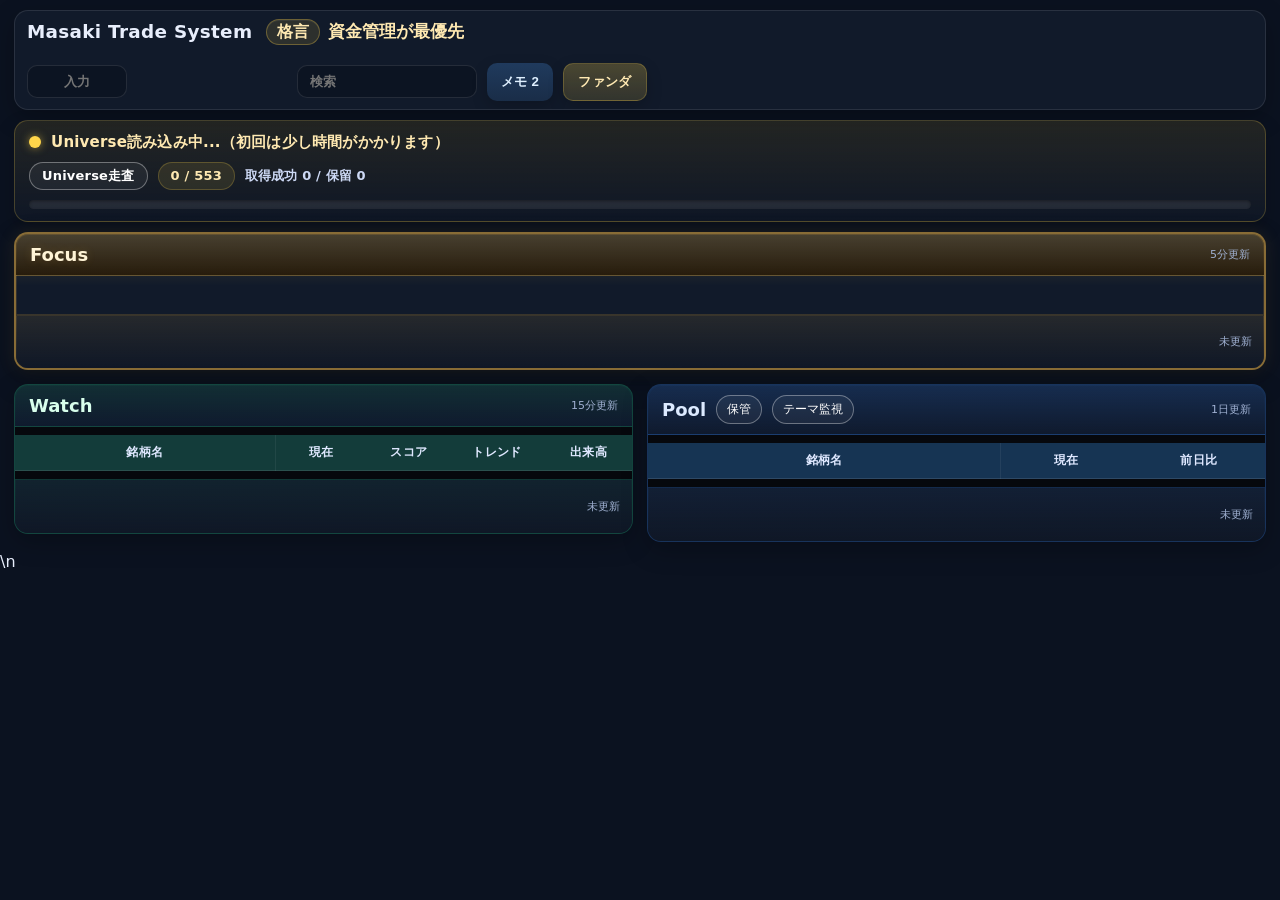
<file: index.html>
<!doctype html>
<html lang="ja">
<head>
  <meta charset="utf-8" />
  <meta name="viewport" content="width=device-width,initial-scale=1" />
  <title>Masaki Trade System</title>
  <style>
    :root{
      --bg:#0b1220;
      --panel:#111a2a;
      --panel2:#0f1726;
      --line:rgba(255,255,255,.10);
      --text:#e8eefc;
      --muted:#9fb0d1;
      --good:#19c37d;
      --bad:#ff5d73;
      --warn:#f5b942;
      --blue:#4ea1ff;
      --chip:#1a2640;
      --shadow:0 8px 24px rgba(0,0,0,.25);
      --radius:14px;
      --gold:#ffd54a;
      --gold-soft:rgba(255,213,74,.16);
      --green:#19c37d;
      --blue2:#4ea1ff;
      --gray:#cbd5e1;
      --red:#ff5d73;
      --signal-row:rgba(78,161,255,.20);
      --signal-row-strong:rgba(78,161,255,.14);
      --focus-head:#4a3716;
      --watch-head:#133c3a;
      --pool-head:#163453;

      /* カード色 */
      --focus-card-top:#0f1a2e;
      --watch-card-top:#0f1a2e;
      --pool-card-top:#0f1a2e;
      --card-bottom-navy:#0f1a2e;
    }

    *{box-sizing:border-box}
    html,body{
      margin:0;
      height:100%;
      background:var(--bg);
      color:var(--text);
      font-family:system-ui,-apple-system,BlinkMacSystemFont,"Segoe UI",sans-serif;
    }

    .wrap{
      max-width:1900px;
      margin:0 auto;
      padding:10px 14px;
    }

    .header-panel{
      background:var(--panel);
      border:1px solid var(--line);
      border-radius:var(--radius);
      box-shadow:var(--shadow);
      padding:8px 12px;
      margin-bottom:10px;
      overflow:hidden;
    }

    .header-inline{
      display:flex;
      align-items:center;
      justify-content:space-between;
      gap:18px;
      min-width:0;
    }

    .title{
      flex:0 0 auto;
      font-size:24px;
      font-weight:800;
      letter-spacing:.2px;
      line-height:1;
      white-space:nowrap;
    }

    .title-group{
      display:flex;
      align-items:center;
      gap:14px;
      min-width:0;
      flex:0 1 auto;
    }

    .header-motto{
      flex:0 1 auto;
      min-width:0;
      max-width:420px;
    }

    .controls{
      display:flex;
      align-items:center;
      justify-content:flex-end;
      gap:10px;
      flex-wrap:nowrap;
      min-width:0;
      flex:1 1 auto;
    }

    input[type="text"]{
      background:#0c1422;
      color:var(--text);
      border:1px solid var(--line);
      border-radius:10px;
      padding:8px 12px;
      min-width:0;
      outline:none;
    }

    #symbolsInput{
      flex:0 0 100px;
      width:100px;
      text-align:center;
      font-weight:800;
      letter-spacing:.4px;
    }

    #searchInput{
      flex:0 0 180px;
      width:180px;
      font-weight:700;
    }

    .motto-bar{
      flex:0 1 auto;
      min-width:180px;
      padding:0;
      font-size:17px;
      color:#ffe9b2;
      white-space:nowrap;
      overflow:hidden;
      text-overflow:ellipsis;
      font-weight:900;
      background:transparent;
      border:none;
      border-radius:0;
    }

    .motto-label{
      display:inline-flex;
      align-items:center;
      justify-content:center;
      margin-right:8px;
      padding:3px 10px;
      border:1px solid rgba(255,213,74,.30);
      border-radius:999px;
      background:rgba(255,213,74,.12);
      color:#ffe9b2;
      font-size:16px;
      font-weight:900;
      line-height:1.1;
      vertical-align:middle;
      box-shadow:inset 0 1px 0 rgba(255,255,255,.06);
    }

    .motto-text{
      color:#ffe9b2;
      vertical-align:middle;
      font-size:17px;
      font-weight:900;
      line-height:1.1;
    }

    .auto-loading-bar{
      display:none;
      flex-direction:column;
      align-items:stretch;
      gap:10px;
      margin-bottom:10px;
      padding:12px 14px;
      border:1px solid rgba(255,213,74,.22);
      border-radius:14px;
      background:linear-gradient(180deg, rgba(255,213,74,.10), rgba(15,23,38,.96));
      color:#ffe9b2;
      box-shadow:0 8px 20px rgba(0,0,0,.20);
    }

    .auto-loading-bar.active{
      display:flex;
    }

    .auto-loading-top{
      display:flex;
      align-items:center;
      gap:10px;
      min-width:0;
    }

    .auto-loading-dot{
      width:12px;
      height:12px;
      border-radius:999px;
      background:#ffd54a;
      box-shadow:0 0 8px rgba(255,213,74,.55);
      animation:autoPulse 1.2s ease-in-out infinite;
      flex:0 0 auto;
    }

    .auto-loading-text{
      font-size:15px;
      font-weight:900;
      letter-spacing:.2px;
      color:#ffe9b2;
      min-width:0;
      overflow:hidden;
      text-overflow:ellipsis;
      white-space:nowrap;
    }

    .auto-loading-meta{
      display:flex;
      align-items:center;
      gap:10px;
      flex-wrap:wrap;
    }

    .auto-loading-chip,
    .auto-loading-count{
      display:inline-flex;
      align-items:center;
      min-height:28px;
      padding:0 12px;
      border-radius:999px;
      border:1px solid rgba(255,213,74,.22);
      background:rgba(255,213,74,.10);
      color:#ffe9b2;
      font-size:13px;
      font-weight:900;
      letter-spacing:.2px;
    }

    .auto-loading-detail{
      color:#cdd9f5;
      font-size:13px;
      font-weight:800;
      letter-spacing:.15px;
    }

    .auto-loading-progress{
      position:relative;
      width:100%;
      height:9px;
      border-radius:999px;
      overflow:hidden;
      background:rgba(255,255,255,.08);
      box-shadow:inset 0 1px 3px rgba(0,0,0,.35);
    }

    .auto-loading-progress-fill{
      width:0%;
      height:100%;
      border-radius:999px;
      background:linear-gradient(90deg, #ffd54a 0%, #ffe9b2 60%, #ffd54a 100%);
      box-shadow:0 0 12px rgba(255,213,74,.38);
      transition:width .25s ease;
    }

    @keyframes autoPulse{
      0%,100%{
        opacity:.55;
        transform:scale(.92);
        box-shadow:0 0 6px rgba(255,213,74,.35);
      }
      50%{
        opacity:1;
        transform:scale(1.08);
        box-shadow:0 0 12px rgba(255,213,74,.65);
      }
    }

    .top-grid{
      display:block;
      margin-bottom:14px;
      min-height:0;
    }


    .focus-quickbar{
      display:grid;
      grid-template-columns:repeat(3,minmax(0,1fr));
      gap:10px;
      padding:10px 12px 0;
      background:linear-gradient(180deg, rgba(255,213,74,.04), rgba(255,213,74,0));
    }

    .quick-card{
      position:relative;
      border:1px solid rgba(255,255,255,.10);
      border-radius:14px;
      padding:12px 12px 10px;
      background:linear-gradient(180deg, rgba(17,26,42,.98), rgba(15,23,38,.96));
      box-shadow:0 10px 24px rgba(0,0,0,.22);
      overflow:hidden;
      min-height:126px;
    }

    .quick-card::before{
      content:"";
      position:absolute;
      inset:0 auto 0 0;
      width:4px;
      background:linear-gradient(180deg, rgba(255,213,74,.95), rgba(78,161,255,.9));
    }

    .quick-card.entry-long{
      border-color:rgba(25,195,125,.35);
      box-shadow:0 0 0 1px rgba(25,195,125,.10), 0 14px 32px rgba(25,195,125,.14);
    }

    .quick-card.entry-long::before{
      background:linear-gradient(180deg, rgba(25,195,125,.95), rgba(78,161,255,.9));
    }

    .quick-card.entry-short{
      border-color:rgba(255,93,115,.35);
      box-shadow:0 0 0 1px rgba(255,93,115,.10), 0 14px 32px rgba(255,93,115,.14);
    }

    .quick-card.entry-short::before{
      background:linear-gradient(180deg, rgba(255,93,115,.95), rgba(255,181,92,.9));
    }

    .quick-top{
      display:flex;
      align-items:flex-start;
      justify-content:space-between;
      gap:10px;
      margin-bottom:8px;
    }

    .quick-rank{
      min-width:34px;
      height:34px;
      display:flex;
      align-items:center;
      justify-content:center;
      border-radius:10px;
      font-weight:800;
      font-size:16px;
      color:#0b1220;
      background:linear-gradient(180deg, #ffd54a, #ffea9c);
      box-shadow:0 6px 16px rgba(255,213,74,.25);
    }

    .quick-symbol{
      font-size:20px;
      font-weight:800;
      line-height:1.05;
      letter-spacing:.2px;
    }

    .quick-name{
      margin-top:2px;
      color:var(--muted);
      font-size:12px;
      white-space:nowrap;
      overflow:hidden;
      text-overflow:ellipsis;
      max-width:100%;
    }

    .quick-badges{
      display:flex;
      align-items:center;
      gap:6px;
      flex-wrap:wrap;
      justify-content:flex-end;
    }

    .quick-badge{
      display:inline-flex;
      align-items:center;
      justify-content:center;
      min-height:26px;
      padding:0 10px;
      border-radius:999px;
      font-size:12px;
      font-weight:800;
      border:1px solid rgba(255,255,255,.10);
      background:rgba(255,255,255,.04);
      white-space:nowrap;
    }

    .quick-badge.entry{
      color:#07131d;
      background:linear-gradient(180deg, #19c37d, #4ee5a1);
      border-color:rgba(25,195,125,.5);
    }

    .quick-badge.wait{
      color:#f5b942;
      background:rgba(245,185,66,.12);
      border-color:rgba(245,185,66,.25);
    }

    .quick-metrics{
      display:grid;
      grid-template-columns:1.2fr .8fr .8fr;
      gap:8px;
      margin-top:6px;
    }

    .quick-metric{
      border:1px solid rgba(255,255,255,.08);
      background:rgba(255,255,255,.03);
      border-radius:12px;
      padding:8px 10px;
      min-width:0;
    }

    .quick-label{
      display:block;
      font-size:11px;
      color:var(--muted);
      margin-bottom:4px;
      letter-spacing:.2px;
    }

    .quick-value{
      display:block;
      font-size:15px;
      font-weight:800;
      line-height:1.1;
      white-space:nowrap;
      overflow:hidden;
      text-overflow:ellipsis;
    }

    .quick-comment{
      margin-top:8px;
      padding-top:8px;
      border-top:1px dashed rgba(255,255,255,.10);
      font-size:12px;
      color:#dbe7ff;
      line-height:1.45;
      min-height:24px;
    }

    .quick-comment strong{
      color:#ffd54a;
      font-weight:800;
    }

    .bottom-grid{
      display:grid;
      grid-template-columns:1fr 1fr;
      gap:14px;
      align-items:start;
    }

    .section{
      background:var(--panel);
      border:1px solid var(--line);
      border-radius:var(--radius);
      box-shadow:var(--shadow);
      overflow:hidden;
      min-width:0;
      display:flex;
      flex-direction:column;
    }

    .top-grid > .section{
      height:100%;
      min-height:0;
    }

    .section-head{
      display:flex;
      align-items:center;
      justify-content:space-between;
      gap:10px;
      flex-wrap:wrap;
      padding:10px 14px;
      border-bottom:1px solid var(--line);
      background:linear-gradient(180deg,#12203a,#0f1a2e);
      flex:0 0 auto;
    }

    .section-title{
      display:flex;
      align-items:center;
      gap:10px;
      flex-wrap:wrap;
    }

    .section-title h2{
      margin:0;
      font-size:18px;
    }

    .badge{
      border:1px solid var(--line);
      background:#0d1626;
      border-radius:999px;
      padding:5px 10px;
      font-size:12px;
      color:#d7e2ff;
    }

    .tablewrap{
      overflow-y:auto;
      overflow-x:hidden;
      max-height:420px;
      flex:1 1 auto;
      min-height:0;
      background:#06080d;
    }

    .top-grid .tablewrap{
      min-height:0;
      max-height:none;
    }

    .focus-section .tablewrap{
      overflow-y:auto;
      scrollbar-width:none;
      -ms-overflow-style:none;
    }

    .focus-section .tablewrap::-webkit-scrollbar{
      width:0;
      height:0;
    }

    .watch-section .tablewrap{
      scrollbar-width:none;
      -ms-overflow-style:none;
    }

    .watch-section .tablewrap::-webkit-scrollbar{
      width:0;
      height:0;
    }

    table{
      width:100%;
      border-collapse:separate;
      border-spacing:0 8px;
      background:#06080d;
      table-layout:fixed;
    }

    th,td{
      border-bottom:1px solid var(--line);
      padding:9px 8px;
      font-size:12px;
      text-align:center;
      white-space:nowrap;
      vertical-align:middle;
      overflow:hidden;
      text-overflow:ellipsis;
    }

    th{
      position:sticky;
      top:0;
      z-index:3;
      color:#dfe8ff;
      font-size:12px;
      letter-spacing:.3px;
      background:#13203a;
      background-clip:padding-box;
    }

    .price{font-weight:800;font-size:13px}
    .up{color:var(--good);font-weight:800}
    .down{color:var(--bad);font-weight:800}
    .flat{color:#cbd5e1;font-weight:700}
    .muted{color:var(--muted)}
    .small{font-size:11px}
    .err{color:#ff9baa;font-weight:700}

    .chip{
      display:inline-flex;
      align-items:center;
      justify-content:center;
      min-height:24px;
      padding:4px 10px;
      border-radius:999px;
      background:#1a2640;
      border:1px solid var(--line);
      font-weight:800;
      font-size:11px;
      max-width:100%;
      overflow:hidden;
      text-overflow:ellipsis;
    }

    .trend-up{color:#8cf0bf;border-color:rgba(25,195,125,.35);background:rgba(25,195,125,.10)}
    .trend-down{color:#ff9baa;border-color:rgba(255,93,115,.35);background:rgba(255,93,115,.10)}
    .trend-range{color:#d1d9e8}
    .trigger-long{color:#8cf0bf;border-color:rgba(25,195,125,.35);background:rgba(25,195,125,.10)}
    .trigger-short{color:#ff9baa;border-color:rgba(255,93,115,.35);background:rgba(255,93,115,.10)}
    .trigger-pull{color:#9fd0ff;border-color:rgba(78,161,255,.35);background:rgba(78,161,255,.10)}
    .trigger-wait{color:#d1d9e8}

    .trend-entry-up{
      box-shadow:
        0 0 6px rgba(25,195,125,.55),
        0 0 12px rgba(25,195,125,.45),
        inset 0 0 4px rgba(25,195,125,.20);
    }

    .trend-entry-down{
      box-shadow:
        0 0 6px rgba(255,93,115,.55),
        0 0 12px rgba(255,93,115,.45),
        inset 0 0 4px rgba(255,93,115,.20);
    }

    .score{
      font-weight:900;
      padding:4px 10px;
      border-radius:8px;
      display:inline-block;
      min-width:52px;
      font-size:11px;
    }

    .score-gold{background:rgba(255,213,74,.16);color:#ffd54a}
    .score-green{background:rgba(25,195,125,.16);color:#8cf0bf}
    .score-blue{background:rgba(78,161,255,.16);color:#9fd0ff}
    .score-gray{background:rgba(203,213,225,.12);color:#dbe5f2}

    .entrybox,.rrbox{
      display:flex;
      flex-direction:column;
      align-items:center;
      justify-content:center;
      gap:2px;
      width:100%;
      min-height:40px;
      padding:5px 6px;
      border-radius:10px;
      border:1px solid rgba(255,255,255,.12);
      background:#0d1626;
      line-height:1.1;
    }

    .entry-main,.rr-main{
      font-size:12px;
      font-weight:900;
      color:#f7fbff;
    }

    .entry-sub,.rr-sub{
      font-size:10px;
      font-weight:800;
    }

    .entry-heat-mid{
      background:linear-gradient(180deg, rgba(255,215,0,.35), rgba(255,215,0,.12));
      border:1px solid rgba(255,215,0,.55);
      box-shadow:
        0 0 6px rgba(255,215,0,.45),
        0 0 12px rgba(255,215,0,.35),
        inset 0 0 6px rgba(255,215,0,.15);
      animation:entryGlow 2.2s ease-in-out infinite;
    }

    .entry-heat-mid .entry-main{
      color:#fff9d6;
      text-shadow:0 0 6px rgba(255,215,0,.45);
    }

    .entry-heat-mid .entry-sub{
      color:#ffe9a6;
      text-shadow:0 0 4px rgba(255,215,0,.28);
    }

    @keyframes entryGlow{
      0%,100%{
        box-shadow:
          0 0 6px rgba(255,215,0,.45),
          0 0 12px rgba(255,215,0,.35),
          inset 0 0 6px rgba(255,215,0,.15);
      }
      50%{
        box-shadow:
          0 0 10px rgba(255,215,0,.58),
          0 0 18px rgba(255,215,0,.44),
          inset 0 0 8px rgba(255,215,0,.20);
      }
    }

    .section-foot{
      display:flex;
      gap:10px;
      justify-content:space-between;
      align-items:center;
      flex-wrap:wrap;
      padding:10px 12px;
      border-top:1px solid var(--line);
      background:var(--panel2);
      min-height:54px;
      flex:0 0 auto;
    }

    .summary{
      display:flex;
      gap:10px;
      flex-wrap:wrap;
      align-items:flex-start;
    }

    .mini{
      background:#0d1626;
      border:1px solid var(--line);
      border-radius:999px;
      padding:6px 10px;
      font-size:12px;
      color:#d7e2ff;
    }

    .focus-summary-stack{
      display:flex;
      flex-direction:column;
      gap:6px;
      min-width:0;
    }

    .focus-summary-row{
      display:flex;
      align-items:center;
      gap:8px;
      flex-wrap:wrap;
      min-width:0;
    }

    .theme-detect-block{
      display:flex;
      flex-direction:column;
      gap:6px;
      min-width:0;
      flex:1 1 100%;
    }

    .theme-detect-head{
      display:inline-flex;
      align-items:center;
      justify-content:center;
      align-self:flex-start;
      min-height:28px;
      padding:6px 12px;
      border-radius:999px;
      border:1px solid rgba(245,185,66,.26);
      background:rgba(245,185,66,.10);
      color:#ffe9b2;
      font-size:12px;
      font-weight:900;
      line-height:1;
      white-space:nowrap;
    }

    .theme-detect-tags{
      display:flex;
      flex-wrap:wrap;
      gap:8px;
      min-width:0;
    }

    .theme-detect-pill{
      display:inline-flex;
      align-items:center;
      justify-content:center;
      min-height:26px;
      padding:4px 10px;
      border-radius:999px;
      border:1px solid rgba(245,185,66,.26);
      background:rgba(245,185,66,.10);
      color:#ffe9b2;
      font-size:12px;
      font-weight:800;
      line-height:1.1;
      white-space:nowrap;
    }

    .focus-section{
      border:2px solid rgba(245,185,66,.52);
      box-shadow:0 10px 28px rgba(0,0,0,.28),0 0 0 1px rgba(245,185,66,.14) inset,0 0 18px rgba(245,185,66,.10);
    }
    .focus-section .section-head{
      background:linear-gradient(180deg, rgba(245,185,66,.24), rgba(40,28,10,.95));
      border-bottom:1px solid rgba(245,185,66,.18);
    }
    .focus-section .section-title h2{
      color:#fff4d6;
      text-shadow:0 0 10px rgba(245,185,66,.18);
    }
    .focus-section .badge{
      border-color:rgba(245,185,66,.34);
      background:rgba(245,185,66,.16);
      color:#ffe9b2;
      box-shadow:0 0 0 1px rgba(245,185,66,.05) inset;
    }
    .focus-section th{
      background:var(--focus-head);
      box-shadow:inset 0 -1px 0 rgba(245,185,66,.12);
    }
    .focus-section .section-foot{
      background:linear-gradient(180deg, rgba(245,185,66,.09), rgba(15,23,38,.98));
      border-top:2px solid rgba(245,185,66,.18);
    }

    .watch-section{
      border-color:rgba(25,195,125,.26);
      box-shadow:0 8px 24px rgba(0,0,0,.25),0 0 0 1px rgba(25,195,125,.05) inset;
    }
    .watch-section .section-head{
      background:linear-gradient(180deg, rgba(25,195,125,.12), rgba(15,26,46,.95));
      border-bottom-color:rgba(25,195,125,.16);
    }
    .watch-section .section-title h2{ color:#d8ffec; }
    .watch-section .badge{
      border-color:rgba(25,195,125,.24);
      background:rgba(25,195,125,.10);
      color:#bdf5d9;
    }
    .watch-section th{ background:var(--watch-head); }
    .watch-section .section-foot{
      background:linear-gradient(180deg, rgba(25,195,125,.05), rgba(15,23,38,.98));
      border-top-color:rgba(25,195,125,.18);
    }

    .pool-section{
      border-color:rgba(47,129,247,.24);
      box-shadow:0 8px 24px rgba(0,0,0,.25),0 0 0 1px rgba(47,129,247,.05) inset;
    }
    .pool-section .section-head{
      background:linear-gradient(180deg, rgba(47,129,247,.18), rgba(15,26,46,.95));
      border-bottom-color:rgba(47,129,247,.20);
    }
    .pool-section .section-title h2{ color:#dceaff; }
    .pool-section .badge{
      border-color:rgba(47,129,247,.24);
      background:rgba(47,129,247,.10);
      color:#cfe3ff;
    }
    .pool-section th{ background:var(--pool-head); }
    .pool-section .section-foot{
      background:linear-gradient(180deg, rgba(47,129,247,.05), rgba(15,23,38,.98));
      border-top-color:rgba(47,129,247,.18);
    }

    .subrow td{
      background:var(--card-bottom-navy);
      border-bottom:1px solid rgba(255,255,255,.08);
      padding:7px 10px;
      text-align:left;
      white-space:normal;
      overflow:visible;
      text-overflow:unset;
      box-shadow:
        inset 0 1px 0 rgba(255,255,255,.04),
        inset 0 -1px 0 rgba(0,0,0,.20),
        0 8px 16px rgba(0,0,0,.22);
    }

    .focus-subrow td{ background:var(--card-bottom-navy); }
    .watch-subrow td{ background:var(--card-bottom-navy); }
    .pool-subrow td{ background:var(--card-bottom-navy); }

    .signal-row td{ background:var(--signal-row); }
    .signal-subrow td{ background:var(--signal-row-strong) !important; }

    .meta-grid{
      display:flex;
      align-items:center;
      gap:8px;
      min-width:0;
      flex-wrap:nowrap;
    }

    .meta-cell{
      min-width:0;
      flex:0 0 auto;
    }

    .meta-grid .meta-cell:first-child{
      min-width:0;
      flex:0 1 auto;
    }

    .meta-grid .meta-cell:last-child{
      min-width:0;
      flex:0 0 320px;
      display:flex;
      justify-content:flex-start;
      margin-left:auto;
    }

    .watch-section .watch-subrow .meta-grid .meta-cell:last-child{
      min-width:0;
      flex:0 0 220px;
      display:flex;
      justify-content:flex-start;
      margin-left:auto;
      padding-left:48px;
    }

    .meta-label{
      display:none;
    }

    .theme-pill{
      display:inline-flex;
      align-items:center;
      max-width:100%;
      min-height:24px;
      padding:3px 10px;
      border-radius:999px;
      border:1px solid rgba(245,185,66,.26);
      background:rgba(245,185,66,.10);
      color:#ffe9b2;
      font-size:11px;
      font-weight:800;
      line-height:1.2;
      overflow:hidden;
      text-overflow:ellipsis;
      white-space:nowrap;
      vertical-align:middle;
    }

    .meta-link{
      display:inline-flex;
      align-items:center;
      justify-content:center;
      min-height:26px;
      width:84px;
      padding:2px 8px;
      border-radius:999px;
      border:1px solid var(--line);
      background:#0d1626;
      color:#dfe8ff;
      text-decoration:none;
      font-size:12px;
      font-weight:800;
      line-height:1;
      flex:0 0 auto;
    }

    .meta-link:hover{ filter:brightness(1.08); }
    .meta-link-news{
      color:#cfe3ff;
      background:rgba(47,129,247,.10);
      border-color:rgba(47,129,247,.22);
    }
    .meta-link-tv{
      color:#bdf5d9;
      background:rgba(25,195,125,.10);
      border-color:rgba(25,195,125,.22);
    }

    .comment-text{
      display:inline-flex;
      align-items:center;
      justify-content:flex-start;
      min-height:26px;
      width:100%;
      padding-left:0;
      color:#f3f7ff;
      font-size:12px;
      font-weight:800;
      white-space:nowrap;
      overflow:hidden;
      text-overflow:ellipsis;
    }

    .comment-label{
      color:#9fb0d1;
      margin-right:4px;
      flex:0 0 auto;
    }

    .comment-body{
      min-width:0;
      overflow:hidden;
      text-overflow:ellipsis;
      white-space:nowrap;
      flex:0 1 auto;
    }

    .sticky-col{
      position:sticky;
      left:0;
      z-index:2;
      box-shadow:1px 0 0 rgba(255,255,255,.06);
      background:#0f1a2e;
    }

    th.sticky-col{
      z-index:5;
    }

    .focus-section td.sticky-col{ background:#0f1a2e; }
    .watch-section td.sticky-col{ background:#0f1a2e; }
    .pool-section td.sticky-col{ background:#0f1a2e; }
    .focus-section th.sticky-col{ background:var(--focus-head); }
    .watch-section th.sticky-col{ background:var(--watch-head); }
    .pool-section th.sticky-col{ background:var(--pool-head); }

    .cell-headband{
      display:grid;
      grid-template-columns:22px 56px minmax(0,1fr) auto;
      align-items:center;
      gap:6px;
      width:100%;
      min-width:0;
      padding:7px 8px;
      border-radius:10px;
      border:1px solid rgba(255,255,255,.12);
      background:#12203a;
    }

    .focus-section .cell-headband{
      background:linear-gradient(180deg, rgba(245,185,66,.18), rgba(74,55,22,.96));
      border-color:rgba(245,185,66,.26);
    }

    .watch-section .cell-headband{
      background:linear-gradient(180deg, rgba(25,195,125,.14), rgba(19,60,58,.96));
      border-color:rgba(25,195,125,.22);
    }

    .pool-section .cell-headband{
      background:linear-gradient(180deg, rgba(78,161,255,.16), rgba(22,52,83,.96));
      border-color:rgba(78,161,255,.24);
    }

    .symbol-mark{
      display:inline-flex;
      align-items:center;
      justify-content:center;
      width:22px;
      height:22px;
      border-radius:999px;
      font-size:12px;
      font-weight:900;
      line-height:1;
      border:1px solid rgba(255,255,255,.14);
      background:#13203a;
      color:#7f8ea7;
      appearance:none;
      cursor:pointer;
      padding:0;
    }

    .symbol-mark.active{
      color:#ffd54a;
      background:rgba(255,213,74,.14);
      border-color:rgba(255,213,74,.38);
      box-shadow:0 0 10px rgba(255,213,74,.10);
    }

    .head-code{
      font-size:13px;
      font-weight:900;
      color:#ffffff;
      letter-spacing:.2px;
      text-align:left;
    }

    .head-name{
      font-size:12px;
      font-weight:800;
      color:#f4f7ff;
      min-width:0;
      overflow:hidden;
      text-overflow:ellipsis;
      white-space:nowrap;
      text-align:left;
    }

    .row-action-btn{
      appearance:none;
      border:1px solid rgba(255,255,255,.14);
      background:#101a2c;
      color:#e8eefc;
      min-height:22px;
      padding:3px 8px;
      border-radius:999px;
      font-size:10px;
      font-weight:900;
      line-height:1;
      cursor:pointer;
      flex:0 0 auto;
    }

    .row-action-btn:hover{
      filter:brightness(1.08);
    }

    .delete-btn{
      color:#ffc6cf;
      border-color:rgba(255,93,115,.26);
      background:rgba(255,93,115,.10);
    }

    .focus-section tbody tr:not(.subrow):hover td,
    .focus-section tbody tr:not(.subrow):has(+ tr.subrow:hover) td{ background:rgba(255,255,255,.055); }
    .focus-section tbody tr:not(.subrow):hover td:first-child,
    .focus-section tbody tr:not(.subrow):has(+ tr.subrow:hover) td:first-child{
      box-shadow:
        inset 4px 0 0 rgba(255,213,74,.92),
        inset 0 1px 0 rgba(245,185,66,.08),
        inset 0 -1px 0 rgba(0,0,0,.22),
        0 8px 16px rgba(0,0,0,.22);
    }
    .focus-section tbody tr:not(.subrow):hover + tr.subrow td,
    .focus-section tbody tr.subrow:hover td{
      background:rgba(255,255,255,.055);
    }

    .watch-section tbody tr:not(.subrow):hover td,
    .watch-section tbody tr:not(.subrow):has(+ tr.subrow:hover) td{ background:rgba(255,255,255,.05); }
    .watch-section tbody tr:not(.subrow):hover td:first-child,
    .watch-section tbody tr:not(.subrow):has(+ tr.subrow:hover) td:first-child{
      box-shadow:
        inset 4px 0 0 rgba(25,195,125,.92),
        inset 0 1px 0 rgba(25,195,125,.08),
        inset 0 -1px 0 rgba(0,0,0,.22),
        0 8px 16px rgba(0,0,0,.22);
    }
    .watch-section tbody tr:not(.subrow):hover + tr.subrow td,
    .watch-section tbody tr.subrow:hover td{
      background:rgba(255,255,255,.05);
    }

    .pool-section tbody tr:not(.subrow):hover td,
    .pool-section tbody tr:not(.subrow):has(+ tr.subrow:hover) td{ background:rgba(255,255,255,.05); }
    .pool-section tbody tr:not(.subrow):hover td:first-child,
    .pool-section tbody tr:not(.subrow):has(+ tr.subrow:hover) td:first-child{
      box-shadow:
        inset 4px 0 0 rgba(78,161,255,.95),
        inset 0 1px 0 rgba(47,129,247,.08),
        inset 0 -1px 0 rgba(0,0,0,.22),
        0 8px 16px rgba(0,0,0,.22);
    }
    .pool-section tbody tr:not(.subrow):hover + tr.subrow td,
    .pool-section tbody tr.subrow:hover td{
      background:rgba(255,255,255,.05);
    }

    .focus-section th:nth-child(1), .focus-section td:nth-child(1){width:245px;}
    .focus-section th:nth-child(2), .focus-section td:nth-child(2){width:82px;}
    .focus-section th:nth-child(3), .focus-section td:nth-child(3){width:70px;}
    .focus-section th:nth-child(4), .focus-section td:nth-child(4){width:74px;}
    .focus-section th:nth-child(5), .focus-section td:nth-child(5){width:74px;}
    .focus-section th:nth-child(6), .focus-section td:nth-child(6){width:128px;}
    .focus-section th:nth-child(7), .focus-section td:nth-child(7){width:84px;}
    .focus-section th:nth-child(8), .focus-section td:nth-child(8){width:84px;}

    .watch-section th:nth-child(1), .watch-section td:nth-child(1){width:250px;}
    .watch-section th:nth-child(2), .watch-section td:nth-child(2){width:90px;}
    .watch-section th:nth-child(3), .watch-section td:nth-child(3){width:78px;}
    .watch-section th:nth-child(4), .watch-section td:nth-child(4){width:92px;}
    .watch-section th:nth-child(5), .watch-section td:nth-child(5){width:84px;}

    .pool-section th:nth-child(1), .pool-section td:nth-child(1){width:250px;}
    .pool-section th:nth-child(2), .pool-section td:nth-child(2){width:94px;}
    .pool-section th:nth-child(3), .pool-section td:nth-child(3){width:94px;}

    tbody tr:not(.subrow) td{
      border-top:1px solid rgba(255,255,255,.22);
      border-bottom:0;
      padding-top:7px;
      padding-bottom:7px;
      box-shadow:
        inset 0 1px 0 rgba(255,255,255,.05),
        inset 0 -1px 0 rgba(0,0,0,.20);
    }

    tbody tr.subrow{
      position:relative;
      top:-8px;
    }

    tbody tr.subrow td{
      border-top:0;
      border-bottom:1px solid rgba(255,255,255,.22);
      padding-top:9px;
      padding-bottom:7px;
    }

    tbody tr:not(.subrow) td:first-child{
      border-left:1px solid rgba(255,255,255,.22);
      border-top-left-radius:12px;
      box-shadow:
        inset 0 1px 0 rgba(255,255,255,.05),
        inset 0 -1px 0 rgba(0,0,0,.20),
        0 8px 16px rgba(0,0,0,.22);
    }

    tbody tr:not(.subrow) td:last-child{
      border-right:1px solid rgba(255,255,255,.22);
      border-top-right-radius:12px;
      box-shadow:
        inset 0 1px 0 rgba(255,255,255,.05),
        inset 0 -1px 0 rgba(0,0,0,.20),
        0 8px 16px rgba(0,0,0,.22);
    }

    tbody tr.subrow td:first-child{
      border-left:1px solid rgba(255,255,255,.22);
      border-right:1px solid rgba(255,255,255,.22);
      border-bottom-left-radius:12px;
      border-bottom-right-radius:12px;
    }

    .focus-section tbody tr:not(.subrow) td{
      box-shadow:
        inset 0 1px 0 rgba(245,185,66,.07),
        inset 0 -1px 0 rgba(0,0,0,.22);
      background:#0f1a2e;
    }
    .watch-section tbody tr:not(.subrow) td{
      box-shadow:
        inset 0 1px 0 rgba(25,195,125,.07),
        inset 0 -1px 0 rgba(0,0,0,.22);
      background:#0f1a2e;
    }
    .pool-section tbody tr:not(.subrow) td{
      box-shadow:
        inset 0 1px 0 rgba(47,129,247,.07),
        inset 0 -1px 0 rgba(0,0,0,.22);
      background:#0f1a2e;
    }

    .focus-section tbody tr.signal-row td{
      background:#173255;
      box-shadow:
        inset 0 1px 0 rgba(120,185,255,.16),
        inset 0 -1px 0 rgba(0,0,0,.18);
    }

    .focus-section tbody tr.signal-row td:first-child,
    .focus-section tbody tr.signal-row td:last-child{
      box-shadow:
        inset 0 1px 0 rgba(120,185,255,.16),
        inset 0 -1px 0 rgba(0,0,0,.18),
        0 8px 16px rgba(0,0,0,.22);
    }

    .focus-section tbody tr.signal-subrow td{
      background:#14304f !important;
      box-shadow:
        inset 0 1px 0 rgba(120,185,255,.12),
        inset 0 -1px 0 rgba(0,0,0,.18),
        0 8px 16px rgba(0,0,0,.22);
    }

    .focus-section tbody tr:not(.subrow) td:first-child,
    .focus-section tbody tr:not(.subrow) td:last-child{
      box-shadow:
        inset 0 1px 0 rgba(245,185,66,.07),
        inset 0 -1px 0 rgba(0,0,0,.22),
        0 8px 16px rgba(0,0,0,.22);
    }

    .watch-section tbody tr:not(.subrow) td:first-child,
    .watch-section tbody tr:not(.subrow) td:last-child{
      box-shadow:
        inset 0 1px 0 rgba(25,195,125,.07),
        inset 0 -1px 0 rgba(0,0,0,.22),
        0 8px 16px rgba(0,0,0,.22);
    }

    .pool-section tbody tr:not(.subrow) td:first-child,
    .pool-section tbody tr:not(.subrow) td:last-child{
      box-shadow:
        inset 0 1px 0 rgba(47,129,247,.07),
        inset 0 -1px 0 rgba(0,0,0,.22),
        0 8px 16px rgba(0,0,0,.22);
    }

    .signal-row td:first-child{ border-left-color:rgba(255,215,0,.22); }
    .signal-row td:last-child{ border-right-color:rgba(255,215,0,.22); }
    .signal-subrow td:first-child{
      border-left-color:rgba(255,215,0,.22);
      border-right-color:rgba(255,215,0,.22);
      border-bottom-color:rgba(255,215,0,.22);
    }

    @media (max-width:1400px){
      .header-inline{
        flex-wrap:wrap;
        align-items:flex-start;
      }

      .controls{
        flex-wrap:wrap;
        justify-content:flex-start;
        width:100%;
      }

      #symbolsInput{
        flex:0 0 100px;
        width:100px;
      }

      #searchInput{
        flex:0 1 180px;
        width:180px;
      }

      .motto-bar{
        flex:1 1 260px;
        white-space:normal;
      }

      .top-grid{
        height:auto;
      }

      .focus-section .tablewrap{
        overflow-y:auto;
      }
    }

    @media (max-width:1200px){
      .top-grid{
        grid-template-columns:1fr;
        height:auto;
      }
      .top-grid > .section{
        height:auto;
        min-height:unset;
      }
      .focus-section .tablewrap{
        overflow-y:auto;
      }
    }

    @media (max-width:768px){
      .wrap{padding:8px}
      .header-panel{padding:8px 10px}
      .header-inline{
        gap:10px;
      }
      .title{
        font-size:18px;
      }
      .controls{
        flex-wrap:wrap;
        gap:8px;
      }
      #symbolsInput{
        flex:0 0 96px;
        width:96px;
      }
      #searchInput{
        flex:1 1 160px;
        width:100%;
      }
      .motto-bar{
        flex:1 1 100%;
        white-space:normal;
      }
      .auto-loading-bar{
        padding:9px 10px;
      }
      .auto-loading-text{
        white-space:normal;
        line-height:1.35;
      }
      .top-grid{
        height:auto;
      }
      .tablewrap{max-height:none}
      table{min-width:100%}
      th,td{padding:8px 4px;font-size:11px}
      .meta-grid{
        flex-wrap:wrap;
        gap:8px;
      }
      .meta-grid .meta-cell:last-child{
        flex:1 1 100%;
        margin-left:0;
      }
      .watch-section .watch-subrow .meta-grid .meta-cell:last-child{
        flex:1 1 100%;
        margin-left:0;
        padding-left:0;
      }
      .theme-pill{
        white-space:normal;
        border-radius:10px;
      }
      .comment-text{
        white-space:normal;
      }
      .focus-section .tablewrap{
        overflow-y:auto;
      }
      .cell-headband{
        grid-template-columns:22px 50px minmax(0,1fr);
      }
      .cell-headband .delete-btn{
        grid-column:2 / span 2;
        justify-self:end;
      }
    }

    .memo-btn{
      flex:0 0 auto;
      height:38px;
      padding:0 14px;
      border:none;
      border-radius:10px;
      background:linear-gradient(180deg, rgba(78,161,255,.24), rgba(78,161,255,.14));
      color:#dff0ff;
      font-weight:900;
      letter-spacing:.3px;
      cursor:pointer;
      box-shadow:0 6px 16px rgba(0,0,0,.18);
    }
    .memo-btn:hover{ filter:brightness(1.08); }

    .memo-panel{
      display:none;
      margin:10px 0 12px;
      padding:12px;
      border-radius:14px;
      border:1px solid var(--line);
      background:linear-gradient(180deg, rgba(17,26,42,.98), rgba(15,23,38,.98));
      box-shadow:var(--shadow);
    }
    .memo-panel.open{ display:block; }

    .memo-head{
      display:flex;
      align-items:center;
      justify-content:space-between;
      gap:12px;
      margin-bottom:10px;
    }
    .memo-title{
      font-size:18px;
      font-weight:900;
      color:#dff0ff;
      letter-spacing:.2px;
    }
    .memo-sub{
      font-size:12px;
      color:var(--muted);
      font-weight:700;
    }
    .memo-grid{
      display:grid;
      grid-template-columns:minmax(280px, 420px) minmax(0, 1fr);
      gap:12px;
      align-items:start;
    }
    .memo-form{
      display:flex;
      flex-direction:column;
      gap:10px;
      min-width:0;
    }
    .memo-textarea{
      width:100%;
      min-height:118px;
      resize:vertical;
      background:#0c1422;
      color:var(--text);
      border:1px solid var(--line);
      border-radius:12px;
      padding:12px;
      outline:none;
      font:inherit;
      line-height:1.5;
    }
    .memo-actions{
      display:flex;
      align-items:center;
      gap:8px;
      flex-wrap:wrap;
    }
    .memo-save-btn,.memo-clear-btn,.memo-chip{
      border:none;
      border-radius:10px;
      padding:9px 12px;
      font-weight:900;
      cursor:pointer;
    }
    .memo-save-btn{
      background:rgba(25,195,125,.18);
      color:#b8ffd8;
    }
    .memo-clear-btn{
      background:rgba(255,93,115,.15);
      color:#ffcad3;
    }
    .memo-chip{
      background:rgba(255,213,74,.12);
      color:#ffe8a3;
    }
    .memo-list{
      display:grid;
      gap:10px;
      min-width:0;
    }
    .memo-empty{
      padding:16px;
      border:1px dashed rgba(255,255,255,.12);
      border-radius:12px;
      color:var(--muted);
      font-weight:700;
      text-align:center;
    }
    .memo-card{
      border:1px solid var(--line);
      border-radius:12px;
      background:rgba(12,20,34,.92);
      padding:12px;
      min-width:0;
    }
    .memo-card.done{
      opacity:.72;
      border-color:rgba(25,195,125,.25);
    }
    .memo-card-head{
      display:flex;
      align-items:flex-start;
      justify-content:space-between;
      gap:10px;
      margin-bottom:8px;
    }
    .memo-badges{
      display:flex;
      align-items:center;
      gap:6px;
      flex-wrap:wrap;
    }
    .memo-badge{
      display:inline-flex;
      align-items:center;
      justify-content:center;
      min-height:24px;
      padding:4px 10px;
      border-radius:999px;
      font-size:11px;
      font-weight:900;
      border:1px solid var(--line);
      background:#162238;
    }
    .memo-badge.todo{ color:#ffe9b2; border-color:rgba(255,213,74,.25); }
    .memo-badge.done{ color:#b8ffd8; border-color:rgba(25,195,125,.28); }
    .memo-time{
      color:var(--muted);
      font-size:11px;
      font-weight:700;
      white-space:nowrap;
    }
    .memo-text{
      white-space:pre-wrap;
      line-height:1.55;
      font-weight:800;
      color:#eef4ff;
      word-break:break-word;
    }
    .memo-card-actions{
      display:flex;
      justify-content:flex-end;
      gap:8px;
      margin-top:10px;
      flex-wrap:wrap;
    }
    .memo-small-btn{
      border:none;
      border-radius:10px;
      padding:7px 10px;
      font-size:12px;
      font-weight:900;
      cursor:pointer;
      background:#1a2640;
      color:#d9e7ff;
    }

    @media (max-width: 1180px){
      .header-inline{
        flex-wrap:wrap;
        align-items:flex-start;
      }
      .title-group{
        width:100%;
      }
      .controls{
        width:100%;
        justify-content:flex-start;
      }
      .header-motto{
        max-width:none;
      }
    }



    .focus-all-cards{
      display:grid;
      grid-template-columns:repeat(3, minmax(0, 1fr));
      gap:12px;
      padding:10px 12px 0;
      background:linear-gradient(180deg, rgba(255,213,74,.04), rgba(255,213,74,0));
      margin-bottom:12px;
    }

    .focus-unified-card{
      min-height:100%;
    }

    .focus-card-price-row{
      display:flex;
      align-items:center;
      justify-content:space-between;
      gap:10px;
      margin:4px 0 10px;
    }

    .focus-card-price{
      font-size:24px;
      font-weight:900;
      letter-spacing:.2px;
      color:#f7fbff;
      line-height:1;
    }

    .focus-card-actions{
      display:flex;
      align-items:center;
      gap:8px;
    }

    .focus-card-meta-row{
      display:flex;
      align-items:center;
      gap:8px;
      flex-wrap:wrap;
      margin-top:10px;
    }

    .focus-card-fallback{
      display:inline-flex;
      align-items:center;
      min-height:28px;
      padding:0 10px;
      border-radius:999px;
      border:1px solid rgba(255,255,255,.12);
      background:rgba(255,255,255,.06);
      color:#cdd9f5;
      font-size:12px;
      font-weight:800;
    }

    .focus-card-link-row{
      display:flex;
      gap:10px;
      margin-top:10px;
    }

    @media (max-width: 1200px){
      .focus-all-cards{
        grid-template-columns:repeat(2, minmax(0, 1fr));
      }
    }

    @media (max-width: 760px){
      .focus-all-cards{
        grid-template-columns:1fr;
      }
    }

  
/* ===== Focus card visual tuning ===== */

/* ① 普段の枠は細め */
.focus-unified-card.quick-card{
  border: 1px solid rgba(255,213,74,.42) !important;
  box-shadow:
    0 0 0 1px rgba(255,213,74,.08),
    0 8px 22px rgba(0,0,0,.34) !important;
  background: linear-gradient(180deg, rgba(255,213,74,.08), rgba(15,23,38,.98)) !important;
  transition:
    transform .16s ease,
    box-shadow .16s ease,
    border-color .16s ease,
    filter .16s ease;
}

/* ④ ホバー時に少し反応 */
.focus-unified-card.quick-card:hover{
  transform: translateY(-3px) scale(1.01);
  border-color: rgba(255,213,74,.62) !important;
  box-shadow:
    0 0 0 1px rgba(255,213,74,.16),
    0 14px 28px rgba(0,0,0,.46) !important;
  filter: brightness(1.03);
}

/* ② 初動の光はバッジだけ、右スクショ寄りの上品な光 */
.quick-badge.initial-glow{
  border: 1px solid rgba(255,213,74,.42) !important;
  background: rgba(255,213,74,.08) !important;
  color: #fff3c7 !important;
  box-shadow:
    inset 0 0 10px rgba(255,213,74,.10),
    0 0 10px rgba(255,213,74,.12) !important;
}

.quick-badge.initial-glow-strong{
  border: 1px solid rgba(255,213,74,.62) !important;
  background: rgba(255,213,74,.12) !important;
  color: #fff5cf !important;
  box-shadow:
    inset 0 0 12px rgba(255,213,74,.16),
    0 0 14px rgba(255,213,74,.20) !important;
}

/* ③ ENTRYは緑で発光 */
.focus-unified-card.quick-card.entry-long,
.focus-unified-card.quick-card.entry-short{
  border: 2px solid rgba(255,213,74,.82) !important;
  box-shadow:
    0 0 0 1px rgba(255,213,74,.26),
    0 0 20px rgba(255,213,74,.30),
    0 10px 26px rgba(0,0,0,.42) !important;
  background: linear-gradient(180deg, rgba(255,213,74,.08), rgba(15,23,38,.98)) !important;
}

.focus-unified-card.quick-card.entry-long:hover,
.focus-unified-card.quick-card.entry-short:hover{
  border-color: rgba(255,213,74,.96) !important;
  box-shadow:
    0 0 0 1px rgba(255,213,74,.32),
    0 0 26px rgba(255,213,74,.38),
    0 14px 30px rgba(0,0,0,.50) !important;
}

/* ENTRYバッジも緑発光 */
.quick-badge.entry{
  box-shadow:
    0 0 14px rgba(255,213,74,.22),
    inset 0 0 8px rgba(255,213,74,.08) !important;
}

/* ランク2枚だけの拡大や強すぎる発光を無効化 */
.quick-card.rank-top,
.quick-card.ultra-initial,
.quick-card.high-initial{
  transform: none !important;
}


/* 検知 */
.quick-card.slowdown{
  border:2px solid rgba(255,90,90,.85) !important;
  box-shadow:
    0 0 0 1px rgba(255,90,90,.35),
    0 0 20px rgba(255,90,90,.35),
    0 10px 28px rgba(0,0,0,.5) !important;
}

.quick-badge


/* 押し目発光（中強度・青） */
.focus-unified-card.quick-card.pullback-glow{
  border:2px solid rgba(78,161,255,.75) !important;
  box-shadow:
    0 0 0 1px rgba(78,161,255,.25),
    0 0 18px rgba(78,161,255,.28),
    0 10px 26px rgba(0,0,0,.42) !important;
  background: linear-gradient(180deg, rgba(78,161,255,.08), rgba(15,23,38,.98)) !important;
}

.focus-unified-card.quick-card.pullback-glow:hover{
  border-color: rgba(78,161,255,.95) !important;
  box-shadow:
    0 0 0 1px rgba(78,161,255,.35),
    0 0 24px rgba(78,161,255,.38),
    0 14px 30px rgba(0,0,0,.50) !important;
}

/* 押し目バッジも発光 */
.quick-badge.pullback-hot{
  box-shadow:
    0 0 14px rgba(78,161,255,.28),
    inset 0 0 8px rgba(78,161,255,.10) !important;
}


    .focus-section{
      width:100%;
    }

    .watch-section,
    .pool-section{
      min-width:0;
      align-self:start;
    }

    @media (max-width: 1200px){
      .bottom-grid{
        grid-template-columns:1fr;
      }
    }


    .focus-card-headline{
      display:flex;
      align-items:center;
      gap:12px;
      min-width:0;
      flex:1 1 auto;
    }

    .focus-card-titleline{
      display:flex;
      align-items:baseline;
      gap:10px;
      min-width:0;
      flex-wrap:nowrap;
      overflow:hidden;
    }

    .quick-symbol.inline{
      flex:0 0 auto;
      margin:0;
    }

    .quick-name.inline{
      flex:1 1 auto;
      min-width:0;
      margin:0;
      overflow:hidden;
      text-overflow:ellipsis;
      white-space:nowrap;
    }

    .focus-card-headright{
      display:flex;
      align-items:flex-start;
      justify-content:flex-end;
      flex:0 0 auto;
      margin-left:8px;
    }

    .symbol-mark.top-right{
      margin-top:2px;
    }

    .focus-card-badges-row{
      margin:2px 0 4px;
    }

    .focus-card-link-row{
      display:flex;
      align-items:center;
      gap:10px;
      margin-top:10px;
      flex-wrap:wrap;
    }

    .delete-btn.bottom-left{
      order:-1;
      margin-right:8px;
    }


.symbol-mark.left{
  margin-right:8px;
}

.delete-wrap-right{
  margin-left:auto;
}


.quick-symbol.inline{
  font-size: inherit;
}

.quick-name.inline{
  font-size: inherit;
}

.symbol-mark.left{
  font-size: inherit;
  line-height: 1;
}

.focus-card-link-row{
  display:flex;
  align-items:center;
  justify-content:space-between;
  gap:10px;
}

.focus-card-link-row .meta-link{
  margin-right:10px;
}

.delete-wrap-right{
  margin-left:auto;
}


.legend-panel{
  margin: 6px 12px 10px;
  display:flex;
  flex-direction:column;
  gap:8px;
}

.legend-row{
  display:flex;
  flex-wrap:wrap;
  gap:8px;
  align-items:center;
}

.legend-badge{
  display:inline-flex;
  align-items:center;
  min-height:28px;
  padding:0 12px;
  border-radius:999px;
  border:1px solid rgba(255,255,255,.12);
  background:rgba(255,255,255,.05);
  color:#dfe9fb;
  font-size:13px;
  font-weight:900;
  letter-spacing:.15px;
  box-shadow: inset 0 1px 0 rgba(255,255,255,.04);
}

.legend-badge.long{
  border-color: rgba(25,195,125,.28);
  background: rgba(25,195,125,.10);
  color:#d8ffe8;
}

.legend-badge.short{
  border-color: rgba(255,93,115,.28);
  background: rgba(255,93,115,.10);
  color:#ffe1e7;
}

.legend-badge.initial{
  border-color: rgba(255,213,74,.28);
  background: rgba(255,213,74,.10);
  color:#fff0bf;
}

.legend-badge.pullback{
  border-color: rgba(78,161,255,.28);
  background: rgba(78,161,255,.10);
  color:#d9ebff;
}


/* === LONG / SHORT card state emphasis === */
.focus-unified-card.quick-card.long-state{
  border:2px solid rgba(25,195,125,.78) !important;
  box-shadow:
    0 0 0 1px rgba(25,195,125,.24),
    0 0 18px rgba(25,195,125,.22),
    0 10px 26px rgba(0,0,0,.42) !important;
  background: linear-gradient(180deg, rgba(25,195,125,.08), rgba(15,23,38,.98)) !important;
}

.focus-unified-card.quick-card.long-state:hover{
  border-color: rgba(25,195,125,.96) !important;
  box-shadow:
    0 0 0 1px rgba(25,195,125,.32),
    0 0 24px rgba(25,195,125,.30),
    0 14px 30px rgba(0,0,0,.50) !important;
}

.focus-unified-card.quick-card.short-state{
  border:2px solid rgba(255,93,115,.82) !important;
  box-shadow:
    0 0 0 1px rgba(255,93,115,.24),
    0 0 18px rgba(255,93,115,.24),
    0 10px 26px rgba(0,0,0,.42) !important;
  background: linear-gradient(180deg, rgba(255,93,115,.08), rgba(15,23,38,.98)) !important;
}

.focus-unified-card.quick-card.short-state:hover{
  border-color: rgba(255,93,115,.98) !important;
  box-shadow:
    0 0 0 1px rgba(255,93,115,.32),
    0 0 24px rgba(255,93,115,.34),
    0 14px 30px rgba(0,0,0,.50) !important;
}

.focus-unified-card.quick-card.watch-state{
  border:1px solid rgba(255,213,74,.42) !important;
}

.quick-badge.side-badge.side-long{
  box-shadow:
    0 0 12px rgba(25,195,125,.18),
    inset 0 0 8px rgba(25,195,125,.08) !important;
}

.quick-badge.side-badge.side-short{
  box-shadow:
    0 0 12px rgba(255,93,115,.20),
    inset 0 0 8px rgba(255,93,115,.08) !important;
}

.state-guide{
  margin: 0 12px 10px;
  display:flex;
  flex-wrap:wrap;
  gap:8px;
  align-items:center;
}

.state-guide-pill{
  display:inline-flex;
  align-items:center;
  min-height:28px;
  padding:0 12px;
  border-radius:999px;
  font-size:13px;
  font-weight:900;
  letter-spacing:.15px;
  border:1px solid rgba(255,255,255,.12);
  background:rgba(255,255,255,.05);
  color:#dfe9fb;
}

.state-guide-pill.long{
  border-color: rgba(25,195,125,.28);
  background: rgba(25,195,125,.10);
  color:#d8ffe8;
}

.state-guide-pill.short{
  border-color: rgba(255,93,115,.28);
  background: rgba(255,93,115,.10);
  color:#ffe1e7;
}

.state-guide-pill.watch{
  border-color: rgba(255,213,74,.28);
  background: rgba(255,213,74,.10);
  color:#fff0bf;
}


/* ===== News evaluation badge (ENTRYとは別) ===== */
.news-badge{
  display:inline-flex;
  align-items:center;
  justify-content:center;
  min-height:26px;
  padding:0 10px;
  border-radius:999px;
  font-size:12px;
  font-weight:900;
  border:1px solid rgba(255,255,255,.12);
  white-space:nowrap;
}
.news-badge.news-strong{
  color:#d8ffe8;
  background:rgba(25,195,125,.12);
  border-color:rgba(25,195,125,.32);
}
.news-badge.news-weak{
  color:#fff0bf;
  background:rgba(255,213,74,.12);
  border-color:rgba(255,213,74,.30);
}
.news-badge.news-none{
  color:#dfe9fb;
  background:rgba(255,255,255,.05);
  border-color:rgba(255,255,255,.12);
}










.quick-badge

.quick-badge

.quick-badge

.quick-badge


/* === Spike (Volume Surge) === */
.quick-badge.spike{
  min-width:34px;
  justify-content:center;
  font-weight:900;
}

.quick-badge.spike.on{
  background:#ffd54a;
  color:#000;
  box-shadow:0 0 14px rgba(255,213,74,.6);
}

.quick-badge.spike.weak{
  background:transparent;
  color:#ffd54a;
  border:1px solid rgba(255,213,74,.6);
}

.quick-badge.spike.off{
  display:none;
}


/* ===== Spike Blink (STEP①) ===== */
@keyframes spikeBlink {
  0%   { opacity: 1; }
  50%  { opacity: 0.2; }
  100% { opacity: 1; }
}

/* 強スパイク中は点滅 */
.quick-badge.spike.on{
  animation: spikeBlink 0.6s infinite;
}


/* ===== ENTRY 強制金色上書き ===== */
.quick-badge.entry{
  background:#ffd54a !important;
  color:#000 !important;
  border:1px solid rgba(255,213,74,.9) !important;
  box-shadow:0 0 14px rgba(255,213,74,.6) !important;
}

/* 緑の上書きを完全無効化 */
.quick-card.entry-long .quick-badge.entry,
.quick-card.entry-short .quick-badge.entry{
  background:#ffd54a !important;
  color:#000 !important;
}


/* ===== LONGタグ：正しいセレクタに修正して2段明るく ===== */
.quick-badge.side-badge.side-long{
  border:2px solid rgba(0,255,170,1) !important;
  box-shadow:
    0 0 0 1px rgba(0,255,170,0.95),
    0 0 10px rgba(0,255,170,1),
    0 0 18px rgba(0,255,170,1),
    0 0 28px rgba(0,255,170,0.95) !important;
  color:#00ffaa !important;
  background:transparent !important;
}

/* 念のため同系統の優先度違いも押さえる */
.focus-unified-card .quick-badge.side-badge.side-long,
.quick-card .quick-badge.side-badge.side-long{
  border:2px solid rgba(0,255,170,1) !important;
  box-shadow:
    0 0 0 1px rgba(0,255,170,0.95),
    0 0 10px rgba(0,255,170,1),
    0 0 18px rgba(0,255,170,1),
    0 0 28px rgba(0,255,170,0.95) !important;
  color:#00ffaa !important;
  background:transparent !important;
}


/* ===== ENTRY：ネオン枠発光（移植） ===== */
.quick-badge.entry{
  border:2px solid rgba(255,213,74,1) !important;
  box-shadow:
    0 0 0 1px rgba(255,213,74,0.95),
    0 0 10px rgba(255,213,74,1),
    0 0 18px rgba(255,213,74,1),
    0 0 28px rgba(255,213,74,0.95) !important;
  color:#000 !important;
  background:transparent !important;
}

/* ===== LONG：面で緑（シンプル） ===== */
.quick-badge.side-badge.side-long{
  background:#19c37d !important;
  color:#000 !important;
  border:none !important;
  box-shadow:none !important;
}


/* ===== ENTRY：LONGのネオン発光を移植 + 文字も発光 ===== */
.quick-badge.entry{
  background: transparent !important;
  color:#ffd54a !important;
  border:2px solid rgba(255,213,74,1) !important;
  box-shadow:
    0 0 0 1px rgba(255,213,74,0.95),
    0 0 10px rgba(255,213,74,1),
    0 0 18px rgba(255,213,74,1),
    0 0 28px rgba(255,213,74,0.95) !important;
  text-shadow:
    0 0 6px rgba(255,213,74,0.95),
    0 0 12px rgba(255,213,74,0.75) !important;
}

/* 念のため優先度違いも押さえる */
.quick-card .quick-badge.entry,
.focus-unified-card .quick-badge.entry{
  background: transparent !important;
  color:#ffd54a !important;
  border:2px solid rgba(255,213,74,1) !important;
  box-shadow:
    0 0 0 1px rgba(255,213,74,0.95),
    0 0 10px rgba(255,213,74,1),
    0 0 18px rgba(255,213,74,1),
    0 0 28px rgba(255,213,74,0.95) !important;
  text-shadow:
    0 0 6px rgba(255,213,74,0.95),
    0 0 12px rgba(255,213,74,0.75) !important;
}

/* ===== LONG：面で緑（維持） ===== */
.quick-badge.side-badge.side-long{
  background:#19c37d !important;
  color:#00150c !important;
  border:none !important;
  box-shadow:none !important;
  text-shadow:none !important;
}


/* ===== ENTRY：LONGと同じ発光 + 中は黒 ===== */
.quick-badge.entry{
  background:#000 !important;
  color:#ffd54a !important;
  border:2px solid rgba(0,255,170,1) !important;

  box-shadow:
    0 0 0 1px rgba(0,255,170,0.95),
    0 0 10px rgba(0,255,170,1),
    0 0 18px rgba(0,255,170,1),
    0 0 28px rgba(0,255,170,0.95) !important;

  text-shadow:
    0 0 6px rgba(0,255,170,1),
    0 0 12px rgba(0,255,170,.9) !important;
}

/* 優先度対策 */
.quick-card .quick-badge.entry,
.focus-unified-card .quick-badge.entry{
  background:#000 !important;
  color:#ffd54a !important;
  border:2px solid rgba(0,255,170,1) !important;

  box-shadow:
    0 0 0 1px rgba(0,255,170,0.95),
    0 0 10px rgba(0,255,170,1),
    0 0 18px rgba(0,255,170,1),
    0 0 28px rgba(0,255,170,0.95) !important;

  text-shadow:
    0 0 6px rgba(0,255,170,1),
    0 0 12px rgba(0,255,170,.9) !important;
}


/* ===== ENTRY：LONG風ネオンの金色版 ===== */
.quick-badge.entry,
.quick-card .quick-badge.entry,
.focus-unified-card .quick-badge.entry{
  background:#000 !important;
  color:#ffd54a !important;
  border:2px solid rgba(255,213,74,1) !important;
  box-shadow:
    0 0 0 1px rgba(255,213,74,.95),
    0 0 8px rgba(255,213,74,1),
    0 0 16px rgba(255,213,74,.95),
    0 0 24px rgba(255,213,74,.85),
    inset 0 0 6px rgba(255,213,74,.10) !important;
  text-shadow:
    0 0 4px rgba(255,213,74,1),
    0 0 8px rgba(255,213,74,.95),
    0 0 14px rgba(255,213,74,.75) !important;
}


/* ===== ENTRY：LONGタグそのまま ===== */
.quick-badge.entry,
.quick-card .quick-badge.entry,
.focus-unified-card .quick-badge.entry{
  background: transparent !important;
  color:#00ffaa !important;
  border:2px solid rgba(0,255,170,1) !important;
  box-shadow:
    0 0 0 1px rgba(0,255,170,0.95),
    0 0 10px rgba(0,255,170,1),
    0 0 18px rgba(0,255,170,1),
    0 0 28px rgba(0,255,170,0.95) !important;
  text-shadow:
    0 0 6px rgba(0,255,170,1),
    0 0 12px rgba(0,255,170,.9) !important;
}


/* ===== ENTRY：最終仕様（文字金・中黒・枠金発光） ===== */
.quick-badge.entry,
.quick-card .quick-badge.entry,
.focus-unified-card .quick-badge.entry{
  background:#000 !important;
  color:#ffd54a !important;

  border:2px solid rgba(255,213,74,1) !important;

  box-shadow:
    0 0 0 1px rgba(255,213,74,0.95),
    0 0 10px rgba(255,213,74,1),
    0 0 18px rgba(255,213,74,1),
    0 0 28px rgba(255,213,74,0.95) !important;

  text-shadow:
    0 0 6px rgba(255,213,74,1),
    0 0 12px rgba(255,213,74,.9) !important;
}


/* ===== ENTRY 強制反転（確実に効かせる） ===== */
.quick-badge.entry,
.quick-badge.entry *{
  background:#000 !important;
  color:#ffd54a !important;
  -webkit-background-clip: unset !important;
}

/* グラデーション完全殺し */
.quick-badge.entry{
  background-image:none !important;
  border:2px solid rgba(255,213,74,1) !important;
  box-shadow:
    0 0 0 1px rgba(255,213,74,1),
    0 0 12px rgba(255,213,74,1),
    0 0 24px rgba(255,213,74,1) !important;

  text-shadow:
    0 0 6px rgba(255,213,74,1),
    0 0 12px rgba(255,213,74,1) !important;
}


/* ===== ENTRYをLONGタグの色違いに強制固定 ===== */
.quick-badge.entry,
.quick-badges .quick-badge.entry,
.quick-card .quick-badge.entry,
.focus-unified-card .quick-badge.entry,
.focus-card-badges-row .quick-badge.entry{
  background:#000 !important;
  background-image:none !important;
  color:#ffd54a !important;
  -webkit-text-fill-color:#ffd54a !important;
  border:2px solid rgba(255,213,74,1) !important;
  box-shadow:
    0 0 0 1px rgba(255,213,74,.95),
    0 0 10px rgba(255,213,74,1),
    0 0 18px rgba(255,213,74,1),
    0 0 28px rgba(255,213,74,.95) !important;
  text-shadow:
    0 0 6px rgba(255,213,74,1),
    0 0 12px rgba(255,213,74,.9) !important;
  filter:none !important;
}

/* 子要素まで全部金文字に固定 */
.quick-badge.entry *,
.quick-badges .quick-badge.entry *,
.quick-card .quick-badge.entry *,
.focus-unified-card .quick-badge.entry *,
.focus-card-badges-row .quick-badge.entry *{
  color:#ffd54a !important;
  -webkit-text-fill-color:#ffd54a !important;
  text-shadow:
    0 0 6px rgba(255,213,74,1),
    0 0 12px rgba(255,213,74,.9) !important;
  background:transparent !important;
  background-image:none !important;
}

/* 以前のENTRY用ベタ塗り・緑系影響を完全遮断 */
.quick-badge.entry.entry,
.quick-card.entry-long .quick-badge.entry,
.quick-card.entry-short .quick-badge.entry{
  background:#000 !important;
  background-image:none !important;
  color:#ffd54a !important;
  -webkit-text-fill-color:#ffd54a !important;
  border:2px solid rgba(255,213,74,1) !important;
  box-shadow:
    0 0 0 1px rgba(255,213,74,.95),
    0 0 10px rgba(255,213,74,1),
    0 0 18px rgba(255,213,74,1),
    0 0 28px rgba(255,213,74,.95) !important;
  text-shadow:
    0 0 6px rgba(255,213,74,1),
    0 0 12px rgba(255,213,74,.9) !important;
}


/* ===== LONG：スクショのENTRY風（緑ベタ + ソフト発光） ===== */
.quick-badge.side-badge.side-long,
.quick-card .quick-badge.side-badge.side-long,
.focus-unified-card .quick-badge.side-badge.side-long{
  background: linear-gradient(
    180deg,
    rgba(25,195,125,1),
    rgba(25,195,125,.85)
  ) !important;

  color:#00150c !important;

  border:none !important;

  box-shadow:
    0 0 8px rgba(25,195,125,.6),
    0 0 16px rgba(25,195,125,.45),
    inset 0 0 6px rgba(255,255,255,.08) !important;

  text-shadow:none !important;
}


/* ===== 判断枠を非表示 ===== */
.quick-comment{
  display:none !important;
}


/* ===== 下部ガイド（LONG=買い / 初動=1発目 など）を非表示 ===== */
.legend,
.legend-row,
.guide,
.guide-row,
.footer-guide,
.bottom-legend,
.wrap .legend,
.wrap .guide {
  display:none !important;
}


/* ===== カード種別ガイド（LONGカード〜等）を完全非表示 ===== */
.card-type-legend,
.card-type-row,
.card-type-guide,
.wrap .card-type-legend,
.wrap .card-type-row{
  display:none !important;
}


/* ===== 最終：残っている説明タグを強制削除 ===== */
div:has(> span):has(.long-card),
div:has(> span):has(.short-card),
div:has(> span):has(.watch-card),
/* 汎用チップ列ごと消す（下部だけ） */
.footer,
.footer *{
  display:none !important;
}

/* より強制的：そのテキストを含む行を非表示 */
*:has(> *:contains("LONGカード")),
*:has(> *:contains("SHORTカード")),
*:has(> *:contains("WATCHカード")){
  display:none !important;
}


/* ===== 状態ガイド列（LONGカード/SHORTカード/WATCHカード）を完全非表示 ===== */
.state-guide{
  display:none !important;
}


/* ===== L/Sタグ色分け（最終クリーン版） ===== */
.quick-badge.l-weak{
  color:#19c37d !important;
  border-color:rgba(25,195,125,.45) !important;
}
.quick-badge.l-strong{
  color:#19c37d !important;
  border-color:rgba(25,195,125,1) !important;
  box-shadow:0 0 8px rgba(25,195,125,.6) !important;
}
.quick-badge.s-weak{
  color:#ff5d73 !important;
  border-color:rgba(255,93,115,.45) !important;
}
.quick-badge.s-strong{
  color:#ff5d73 !important;
  border-color:rgba(255,93,115,1) !important;
  box-shadow:0 0 8px rgba(255,93,115,.6) !important;
}



/* ===== ENTRY helper state ===== */
.quick-badge.entry-watch{
  border-color: rgba(78,161,255,.34) !important;
  background: rgba(78,161,255,.10) !important;
  color:#d9ebff !important;
}

.quick-badge.entry-go{
  animation: spikeBlink 0.9s infinite;
}

.quick-badge.entry-go-strong{
  box-shadow:
    0 0 0 1px rgba(255,213,74,0.95),
    0 0 12px rgba(255,213,74,1),
    0 0 22px rgba(255,213,74,1),
    0 0 34px rgba(255,213,74,0.95) !important;
}



    .fund-btn{
      background:linear-gradient(180deg, rgba(255,213,74,.24), rgba(255,213,74,.14));
      color:#ffe9b2;
      border:1px solid rgba(255,213,74,.22);
    }

    .fund-panel{
      display:none;
    }
    .fund-panel.open{
      display:block;
    }
    .fund-actions{
      display:flex;
      gap:8px;
      align-items:center;
    }
    .fund-grid{
      display:grid;
      grid-template-columns:repeat(2,minmax(0,1fr));
      gap:12px;
      align-items:start;
    }
    .fund-card{
      border:1px solid var(--line);
      border-radius:12px;
      background:rgba(12,20,34,.92);
      padding:12px;
      min-width:0;
    }
    .fund-card-title{
      font-size:14px;
      font-weight:900;
      color:#ffe9b2;
      margin-bottom:10px;
      letter-spacing:.2px;
    }
    .fund-list{
      display:flex;
      flex-direction:column;
      gap:8px;
      min-width:0;
    }
    .fund-item{
      border:1px solid rgba(255,255,255,.08);
      border-radius:10px;
      background:rgba(255,255,255,.03);
      padding:10px;
    }
    .fund-item-title{
      font-size:13px;
      font-weight:800;
      color:#eef4ff;
      line-height:1.5;
      word-break:break-word;
    }
    .fund-item-meta{
      margin-top:6px;
      font-size:11px;
      color:var(--muted);
    }
    .fund-impact-item{
      border-left:3px solid rgba(255,213,74,.38);
      padding:8px 10px;
      background:rgba(255,213,74,.06);
      border-radius:8px;
      line-height:1.55;
      font-size:13px;
      color:#eef4ff;
    }
    .fund-tags{
      display:flex;
      gap:8px;
      flex-wrap:wrap;
      min-width:0;
    }
    .fund-tag{
      display:inline-flex;
      align-items:center;
      min-height:28px;
      padding:0 12px;
      border-radius:999px;
      border:1px solid rgba(255,213,74,.26);
      background:rgba(255,213,74,.10);
      color:#ffe9b2;
      font-size:12px;
      font-weight:900;
    }
    .fund-summary{
      line-height:1.7;
      font-size:14px;
      font-weight:800;
      color:#eef4ff;
      white-space:pre-wrap;
    }

    @media (max-width: 980px){
      .fund-grid{
        grid-template-columns:1fr;
      }
    }
</style>

<style>
/* ===== テーマタグ強制白（最終上書き） ===== */
div, span, button {
  --gold: transparent !important;
  --gold-soft: transparent !important;
}

.chip, .theme, .tag, .badge,
[class*="chip"], [class*="theme"], [class*="tag"]{
  color:#ffffff !important;
  border-color:rgba(255,255,255,.35) !important;
  background:rgba(255,255,255,.05) !important;
  box-shadow:none !important;
}
</style>


<style>
/* ===== 銘柄名 強調（Focus / Watch） ===== */
.symbol-name, .company-name, .name, .title {
  font-size: 1.15em !important;
  font-weight: 700 !important;
  letter-spacing: 0.3px !important;
}

/* 行全体で目立たせる */
.card .name, .row .name {
  font-size: 1.2em !important;
  font-weight: 700 !important;
}
</style>


<style>
/* ===== Focusだけさらに強調 ===== */
.focus .symbol-name,
.focus .company-name,
.focus .name,
.focus .title {
  font-size: 1.3em !important;
  font-weight: 800 !important;
  letter-spacing: 0.4px !important;
  color: #ffffff !important;
}
</style>


<style>
/* ===== 銘柄コード・企業名を実クラスで強調 ===== */

/* Focusカード上部 */
.quick-symbol,
.quick-symbol.inline{
  font-size: 30px !important;
  font-weight: 900 !important;
  letter-spacing: .2px !important;
  color:#ffffff !important;
  line-height: 1 !important;
}

.quick-name,
.quick-name.inline{
  font-size: 18px !important;
  font-weight: 800 !important;
  letter-spacing: .2px !important;
  color:#dfe8ff !important;
  line-height: 1.1 !important;
}

/* Watch / Pool の表内 */
.head-code{
  font-size: 16px !important;
  font-weight: 900 !important;
  color:#ffffff !important;
}

.head-name{
  font-size: 15px !important;
  font-weight: 800 !important;
  color:#e7efff !important;
}

/* Focusだけさらに主役化 */
.focus-all-cards .quick-symbol,
.focus-all-cards .quick-symbol.inline{
  font-size: 32px !important;
}

.focus-all-cards .quick-name,
.focus-all-cards .quick-name.inline{
  font-size: 19px !important;
}
</style>


<style>
/* ===== 企業名サイズをティッカーコードに合わせる ===== */

/* Focusカード */
.quick-name,
.quick-name.inline{
  font-size: 32px !important;
  font-weight: 800 !important;
  line-height: 1 !important;
  color:#e7efff !important;
}

.focus-all-cards .quick-name,
.focus-all-cards .quick-name.inline{
  font-size: 32px !important;
  font-weight: 800 !important;
  line-height: 1 !important;
}

/* Watch / Pool 表 */
.head-name{
  font-size: 16px !important;
  font-weight: 800 !important;
  color:#e7efff !important;
}
</style>


<style>
/* ===== 企業名バランス調整 ===== */
.quick-name,
.quick-name.inline{
  font-size: 26px !important; /* 少し下げる */
  font-weight: 800 !important;
  line-height: 1.05 !important;
  color:#e7efff !important;
}

/* Focusでも同じ */
.focus-all-cards .quick-name,
.focus-all-cards .quick-name.inline{
  font-size: 26px !important;
}
</style>


<style>
/* ===== ティッカーコードも企業名と同サイズ ===== */
.quick-symbol,
.quick-symbol.inline{
  font-size: 26px !important;
  font-weight: 900 !important;
  line-height: 1 !important;
  color:#ffffff !important;
}
</style>


<style>
/* ===== ティッカー・企業名を少し小さく（バランス調整） ===== */
.quick-symbol,
.quick-symbol.inline{
  font-size: 24px !important;
  font-weight: 900 !important;
  line-height: 1 !important;
}

.quick-name,
.quick-name.inline{
  font-size: 24px !important;
  font-weight: 800 !important;
  line-height: 1.05 !important;
}
</style>


<style>
/* ===== ティッカーと企業名 完全一致＆サイズダウン（強制上書き） ===== */
.quick-symbol,
.quick-symbol.inline,
.quick-name,
.quick-name.inline{
  font-size: 22px !important;
  font-weight: 800 !important;
  line-height: 1.05 !important;
}

/* さらに優先度を上げる（上書き防止） */
div .quick-symbol,
div .quick-name{
  font-size: 22px !important;
}
</style>


<style>
/* ===== ティッカーコード・企業名を見た目で揃えて少し小さく ===== */
/* 数字は同pxでも大きく見えやすいので、両方20px・同ウェイトで統一 */
.quick-symbol,
.quick-symbol.inline,
.quick-name,
.quick-name.inline,
.focus-all-cards .quick-symbol,
.focus-all-cards .quick-symbol.inline,
.focus-all-cards .quick-name,
.focus-all-cards .quick-name.inline{
  font-size: 20px !important;
  font-weight: 700 !important;
  line-height: 1.05 !important;
  letter-spacing: 0 !important;
}

/* 色は維持 */
.quick-symbol,
.quick-symbol.inline{
  color:#ffffff !important;
}
.quick-name,
.quick-name.inline{
  color:#e7efff !important;
}
</style>


<style>
/* ===== Focusカード枠をゴールド統一・緑/赤発光を無効化 ===== */

/* ベースのFocusカード */
.focus-unified-card.quick-card,
.focus-unified-card.quick-card:hover,
.focus-unified-card.quick-card.watch-state,
.focus-unified-card.quick-card.long-state,
.focus-unified-card.quick-card.long-state:hover,
.focus-unified-card.quick-card.short-state,
.focus-unified-card.quick-card.short-state:hover,
.focus-unified-card.quick-card.entry-long,
.focus-unified-card.quick-card.entry-long:hover,
.focus-unified-card.quick-card.entry-short,
.focus-unified-card.quick-card.entry-short:hover{
  border: 1px solid rgba(255,213,74,.72) !important;
  box-shadow:
    0 0 0 1px rgba(255,213,74,.10),
    0 8px 22px rgba(0,0,0,.34) !important;
  background: linear-gradient(180deg, rgba(255,213,74,.08), rgba(15,23,38,.98)) !important;
  filter: none !important;
  transform: none !important;
}

/* ENTRY起因のカード全体発光を完全停止 */
.focus-unified-card.quick-card.entry-long *,
.focus-unified-card.quick-card.entry-short *{
  box-shadow: unset;
}

/* LONG/SHORT状態でもカード枠色を変えない */
.focus-unified-card.quick-card.long-state,
.focus-unified-card.quick-card.short-state{
  border-color: rgba(255,213,74,.72) !important;
}
</style>


<style>
#symbolsInput.input-ok{
  border-color:#19c37d !important;
  box-shadow:0 0 0 1px rgba(25,195,125,.28) !important;
}
#symbolsInput.input-error{
  border-color:#ff5d73 !important;
  box-shadow:0 0 0 1px rgba(255,93,115,.28) !important;
}
#inputFeedback.ok{ color:#19c37d !important; }
#inputFeedback.error{ color:#ff5d73 !important; }
#inputFeedback.info{ color:#ffd54a !important; }
</style>


<style>
#inputFeedback{
  min-width: 150px !important;
}
#symbolsInput.input-busy{
  border-color:#ffd54a !important;
  box-shadow:0 0 0 1px rgba(255,213,74,.32) !important;
}
#inputFeedback.busy{
  color:#ffd54a !important;
}
</style>

</head>
<body>
  <div class="wrap">
    <div class="header-panel">
      <div class="header-inline">
        <div class="title-group">
          <div class="title">Masaki Trade System</div>
          <div class="motto-bar header-motto" id="mottoBar">
            <span class="motto-label">格言</span>
            <span class="motto-text">欲を捨てろ</span>
          </div>
        </div>

        <div class="controls">
          <input id="symbolsInput" type="text" placeholder="入力" />
          <div id="inputFeedback" style="
            min-width:90px;
            height:22px;
            display:flex;
            align-items:center;
            font-size:12px;
            font-weight:800;
            color:#9fb0d1;
            padding:0 4px;
            white-space:nowrap;
          "></div>
          <input id="searchInput" type="text" placeholder="検索" />
          <button id="memoToggleBtn" class="memo-btn" type="button">メモ</button>
          <button id="fundToggleBtn" class="memo-btn fund-btn" type="button">ファンダ</button>
        </div>
      </div>
    </div>

    <div class="memo-panel" id="memoPanel">
      <div class="memo-head">
        <div>
          <div class="memo-title">相場メモ</div>
          <div class="memo-sub">気になる材料・条件分岐を保存して、すぐ見返せるようにする</div>
        </div>
      </div>
      <div class="memo-grid">
        <div class="memo-form">
          <textarea id="memoInput" class="memo-textarea" placeholder="例）イランとアメリカの紛争が終わったらゴールドを確認&#10;例）4月に利上げがあれば銀行株に注目"></textarea>
          <div class="memo-actions">
            <button id="memoSaveBtn" class="memo-save-btn" type="button">メモ追加</button>
            <button id="memoClearBtn" class="memo-clear-btn" type="button">入力クリア</button>
            <button class="memo-chip" type="button" data-memo-template="イランとアメリカの紛争が終わったらゴールドを確認">ゴールド</button>
            <button class="memo-chip" type="button" data-memo-template="4月に利上げがあれば銀行株に注目">銀行株</button>
          </div>
        </div>
        <div id="memoList" class="memo-list"></div>
      </div>
    </div>

    <div class="auto-loading-bar" id="autoLoadingBar">
      <div class="auto-loading-top">
        <span class="auto-loading-dot"></span>
        <span class="auto-loading-text" id="autoLoadingText">Universe読み込み中...（初回は少し時間がかかります）</span>
      </div>
      <div class="auto-loading-meta">
        <span class="auto-loading-chip" id="autoLoadingStage">準備中</span>
        <span class="auto-loading-count" id="autoLoadingCount">0 / 0</span>
        <span class="auto-loading-detail" id="autoLoadingDetail">取得成功 0 / 保留 0</span>
      </div>
      <div class="auto-loading-progress">
        <div class="auto-loading-progress-fill" id="autoLoadingProgressFill"></div>
      </div>
    </div>

    <div class="memo-panel fund-panel" id="fundPanel">
      <div class="memo-head">
        <div>
          <div class="memo-title">今日の重要ニュース</div>
          <div class="memo-sub">政治・地政学・金利・政策材料を要約して、今日の相場テーマを整理する</div>
        </div>
        <div class="fund-actions">
          <button id="fundRefreshBtn" class="memo-save-btn" type="button">更新</button>
        </div>
      </div>
      <div class="fund-grid">
        <div class="fund-card">
          <div class="fund-card-title">重要ニュース</div>
          <div id="fundNews" class="fund-list">まだ取得していません</div>
        </div>
        <div class="fund-card">
          <div class="fund-card-title">市場への影響</div>
          <div id="fundImpact" class="fund-list">まだ取得していません</div>
        </div>
        <div class="fund-card">
          <div class="fund-card-title">注目テーマ</div>
          <div id="fundThemes" class="fund-tags">まだ取得していません</div>
        </div>
        <div class="fund-card">
          <div class="fund-card-title">一言まとめ</div>
          <div id="fundSummary" class="fund-summary">まだ取得していません</div>
        </div>
      </div>
      <div id="fundStatus" class="memo-sub" style="margin-top:10px;">待機中</div>
    </div>

    <div class="top-grid">
      <div class="section focus-section">
        <div class="section-head">
          <div class="section-title">
            <h2>Focus</h2>
          </div>
          <div class="small muted">5分更新</div>
        </div>
        <div id="focusAllCards" class="focus-all-cards"></div>
        <div class="legend-panel">
          <div class="legend-row">
            <span class="legend-badge long">LONG = 買い</span>
            <span class="legend-badge short">SHORT = 売り</span>
          </div>
          <div class="legend-row">
            <span class="legend-badge initial">初動 = 1発目</span>
            <span class="legend-badge pullback">押し = 2波目</span>
          </div>
        </div>
        <div class="state-guide">
          <span class="state-guide-pill long">LONGカード = 買い優位</span>
          <span class="state-guide-pill short">SHORTカード = 売り優位</span>
          <span class="state-guide-pill watch">WATCHカード = 様子見</span>
        </div>
        
        <div class="section-foot">
          <div class="summary" id="focusSummary"></div>
          <div class="small muted" id="focusUpdated">未更新</div>
        </div>
      </div>
    </div>

    <div class="bottom-grid">
      <div class="section watch-section">
        <div class="section-head">
          <div class="section-title">
            <h2>Watch</h2>
          </div>
          <div class="small muted">15分更新</div>
        </div>
        <div class="tablewrap">
          <table>
            <thead>
              <tr>
                <th class="sticky-col">銘柄名</th>
                <th>現在</th>
                <th>スコア</th>
                <th>トレンド</th>
                <th>出来高</th>
              </tr>
            </thead>
            <tbody id="watchTbody"></tbody>
          </table>
        </div>
        <div class="section-foot">
          <div class="summary" id="watchSummary"></div>
          <div class="small muted" id="watchUpdated">未更新</div>
        </div>
      </div>

      <div class="section pool-section">
        <div class="section-head">
          <div class="section-title">
            <h2>Pool</h2>
            <span class="badge">保管</span>
            <span class="badge">テーマ監視</span>
          </div>
          <div class="small muted">1日更新</div>
        </div>
        <div class="tablewrap">
          <table>
            <thead>
              <tr>
                <th class="sticky-col">銘柄名</th>
                <th>現在</th>
                <th>前日比</th>
              </tr>
            </thead>
            <tbody id="poolTbody"></tbody>
          </table>
        </div>
        <div class="section-foot">
          <div class="summary" id="poolSummary"></div>
          <div class="small muted" id="poolUpdated">未更新</div>
        </div>
      </div>
    </div>
  </div>

  <script>
    const STORAGE_KEY = "masaki_trade_system_v14_2_pc";
    const MEMO_STORAGE_KEY = "masaki_trade_system_memos_v1";

    const CORS_PROXY = "https://billowing-art-2c77.01hojo10.workers.dev/?url=";

    const SYSTEM_MODE = "AUTO";

    let SCAN_UNIVERSE = [
      "1332","1333","1605","1719","1721","1801","1802","1803","1808","1812",
      "1925","1928","1963","2002","2269","2502","2503","2801","2802","2871",
      "2914","3038","3092","3382","3401","3402","3407","3861","4004","4005",
      "4062","4063","4183","4188","4204","4452","4502","4503","4506","4507",
      "4519","4523","4543","4568","4578","4631","4684","4689","4751","4755",
      "4901","4902","4911","5101","5108","5201","5202","5214","5232","5233",
      "5301","5332","5333","5351","5401","5411","5711","5713","5801","5802",
      "5803","5805","5901","6098","6141","6146","6178","6301","6302","6305",
      "6326","6361","6367","6471","6472","6501","6503","6504","6506","6525",
      "6526","6586","6594","6613","6723","6724","6752","6753","6754","6758",
      "6762","6770","6841","6856","6857","6861","6869","6920","6923","6951",
      "6952","6954","6961","6963","6971","6976","6981","6988","7003","7011",
      "7012","7013","7182","7201","7202","7203","7205","7211","7261","7267",
      "7269","7270","7272","7731","7732","7733","7735","7741","7751","7752",
      "7762","7832","7911","7951","7974","8001","8002","8015","8031","8035",
      "8053","8058","8233","8252","8304","8306","8316","8411","8473","8591",
      "8601","8604","8697","8750","8766","8795","8801","8802","8804","8830",
      "9001","9003","9005","9007","9008","9020","9021","9022","9064","9101",
      "9104","9107","9201","9202","9416","9432","9433","9434","9501","9502",
      "9503","9504","9506","9508","9513","9517","9519","9531","9532","9602",
      "9613","9684","9735","9766","9983","9984",

      "2158","2160","2371","2432","2433","2484","3350","3397","3626","3635",
      "3659","3660","3661","3668","3678","3681","3687","3692","3694","3697",
      "3765","3769","3774","3778","3903","3911","3923","3962","3993","4051",
      "4056","4071","4194","4373","4375","4382","4384","4385","4393","4413",
      "4419","4425","4431","4436","4443","4475","4477","4478","4483","4488",
      "4493","4575","4587","4592","4593","5026","5032","5243","5253","5574",
      "5586","5591","5595","6035","6095","6323","6338","6370","6383","6521",
      "6619","6627","6740","6777","6787","6855","6871","6875","6890","6946",
      "6966","7014","7033","7063","7068","7095","7163","7186","7199","7342",
      "7359","7373","7383","7419","7453","7701","7715","7721","7730","8056",
      "8068","8136","8227","8439","8570","8698","8848","8876","9166","9229",

      "1306","1308","1321","1329","1346","1348","1357","1365","1397","1458",
      "1475","1489","1540","1552","1570","1579","1595","1615","1628","1655",

      "1711","1815","1942","1949","1959","2267","2282","2809","3086","3391",
      "3549","3591","4202","4324","4516","4540","4680","4732","4912","5334",
      "5726","6254","6258","6268","6315","6368","6432","6465","6701","6728",
      "6806","6925","6965","6997","7189","7259","7309","7550","7867","7906",
      "7912","7956","8113","8267","8308","8354","8725","9843"
    ];

    const MAX_RETRY = 2;
    const RETRY_BASE_DELAY = 700;
    const BETWEEN_CHUNK_DELAY = 1200;
    const FETCH_TIMEOUT_MS = 12000;

    const SCAN_CONCURRENT  = 3;
    const FOCUS_CONCURRENT = 1;
    const WATCH_CONCURRENT = 1;
    const POOL_CONCURRENT  = 1;

    const FOCUS_MAX = 6;
    const WATCH_MAX = 15;

    const SIGNAL_SCORE_MIN = 50;
    const SIGNAL_ENTRY_DISTANCE_MAX = 0.01;
    const SIGNAL_UPSIDE_ROOM_MIN = 0.015;
    const SIGNAL_RISK_WIDTH_MAX = 0.025;

    const ENTRY_BAND_RATE = 0.003;

    const MOTTO_LIST = [
      "頭と尻尾はくれてやれ",
      "利確は正義",
      "待つも相場",
      "ノートレも勝ち",
      "欲を捨てろ",
      "強いものにつけ",
      "休むも相場",
      "迷ったら見送れ",
      "上がる株が強い株",
      "トレンドに逆らうな",
      "勝って兜の緒を締めよ",
      "負けを小さく、利益を伸ばせ",
      "焦りは最大の敵",
      "飛びつくな、引きつけろ",
      "資金管理が最優先",
      "シナリオなき売買はしない",
      "損切りできる者が生き残る",
      "出来高は嘘をつかない",
      "初動を追え、天井を追うな",
      "チャンス以外は待機",
      "強い押し目を拾え",
      "根拠が薄いなら入るな",
      "相場は明日もある",
      "ルールを守る者が勝つ",
      "一発より継続",
      "勝ち急ぐな",
      "伸びる時は握れ",
      "崩れたら逃げろ",
      "板と出来高を見ろ",
      "大きく負けないことが最重要"
    ];

    const WAIT_COMMENTS = [
      "そろそろ初動か？",
      "ブレイク待ち",
      "監視継続",
      "資金入り始め"
    ];

    const ENTRY_COMMENTS = [
      "初動発生",
      "ブレイク確認",
      "資金流入",
      "エントリー圏"
    ];

    let STATE = {
      scan: [],
      focus: [],
      watch: [],
      pool: [],
      marked: [],
      meta: {
        lastFocusAt: 0,
        lastWatchAt: 0,
        lastPoolAt: 0,
        tempExcluded: [],
        cache: {
          focusRows: [],
          watchRows: [],
          poolRows: []
        }
      }
    };

    let MEMOS = [];

    const DEFAULT_MEMOS = [
      { id: "memo_gold", text: "イランとアメリカの紛争が終わったらゴールドを確認", done: false, createdAt: Date.now() },
      { id: "memo_bank", text: "4月に利上げがあれば銀行株に注目", done: false, createdAt: Date.now() + 1 }
    ];


    const COMPANY_DB = {
    "1301": "極洋",
    "1306": "NEXT FUNDS TOPIX連動型上場投信",
    "1308": "上場インデックスファンドTOPIX",
    "1321": "NEXT FUNDS 日経225連動型上場投信",
    "1329": "iシェアーズ・コア 日経225 ETF",
    "1332": "ニッスイ",
    "1333": "マルハニチロ",
    "1346": "MAXIS 日経225上場投信",
    "1348": "MAXIS トピックス上場投信",
    "1357": "NEXT FUNDS 日経平均ダブルインバース・インデックス連動型上場投信",
    "1365": "iFreeETF 日経平均レバレッジ・インデックス",
    "1397": "SMDAM 日経225上場投信",
    "1458": "楽天 ETF-日経レバレッジ指数連動型",
    "1475": "iシェアーズ・コア TOPIX ETF",
    "1489": "NEXT FUNDS 日経平均高配当株50指数連動型上場投信",
    "1514": "住石ホールディングス",
    "1540": "純金上場信託",
    "1542": "純銀上場信託（現物国内保管型）",
    "1552": "国際のETF VIX短期先物指数",
    "1570": "NEXT FUNDS 日経平均レバレッジ・インデックス連動型上場投信",
    "1579": "日経平均ブル2倍上場投信",
    "1595": "NZAM 上場投信 東証REIT指数",
    "1605": "INPEX",
    "1615": "NEXT FUNDS 東証銀行業株価指数連動型上場投信",
    "1628": "NEXT FUNDS 運輸・物流上場投信",
    "1655": "iシェアーズ S&P500 米国株 ETF",
    "1662": "石油資源開発",
    "1711": "SDSホールディングス",
    "1719": "安藤・間",
    "1720": "東急建設",
    "1721": "コムシスHD",
    "1801": "大成建設",
    "1802": "大林組",
    "1803": "清水建設",
    "1808": "長谷工コーポレーション",
    "1812": "鹿島建設",
    "1815": "鉄建建設",
    "1821": "三井住友建設",
    "1860": "戸田建設",
    "1878": "大東建託",
    "1911": "住友林業",
    "1925": "大和ハウス工業",
    "1928": "積水ハウス",
    "1942": "関電工",
    "1949": "住友電設",
    "1951": "エクシオグループ",
    "1959": "九電工",
    "1963": "日揮HD",
    "1976": "明星工業",
    "2001": "ニップン",
    "2002": "日清製粉グループ本社",
    "2127": "日本Ｍ＆ＡセンターＨＬＤＧＳ",
    "2158": "FRONTEO",
    "2160": "ジーエヌアイグループ",
    "2212": "山崎製パン",
    "2229": "カルビー",
    "2267": "ヤクルト本社",
    "2269": "明治HD",
    "2282": "日本ハム",
    "2371": "カカクコム",
    "2413": "エムスリー",
    "2432": "ディー・エヌ・エー",
    "2433": "博報堂DY HD",
    "2484": "出前館",
    "2502": "アサヒグループHD",
    "2503": "キリンHD",
    "2531": "宝ＨＬＤＧＳ",
    "2587": "サントリー食品インターナショナル",
    "2784": "アルフレッサＨＬＤＧＳ",
    "2801": "キッコーマン",
    "2802": "味の素",
    "2809": "キユーピー",
    "2871": "ニチレイ",
    "2875": "東洋水産",
    "2897": "日清食品ホールディングス",
    "2914": "日本たばこ産業",
    "3003": "ヒューリック",
    "3038": "神戸物産",
    "3064": "ＭｏｎｏｔａＲＯ",
    "3086": "J.フロント リテイリング",
    "3088": "マツキヨココカラ＆カンパニー",
    "3092": "ZOZO",
    "3099": "三越伊勢丹ＨＬＤＧＳ",
    "3107": "ダイワボウホールディングス",
    "3132": "マクニカホールディングス",
    "3197": "すかいらーくＨＬＤＧＳ",
    "3231": "野村不動産ＨＬＤＧＳ",
    "3289": "東急不動産ＨＬＤＧＳ",
    "3291": "飯田ＧＨＬＤＧＳ",
    "3350": "メタプラネット",
    "3382": "セブン＆アイHD",
    "3391": "ツルハHD",
    "3397": "トリドールHD",
    "3401": "帝人",
    "3402": "東レ",
    "3405": "クラレ",
    "3407": "旭化成",
    "3436": "ＳＵＭＣＯ",
    "3501": "ＳＵＭＩＮＯＥ",
    "3549": "クスリのアオキHD",
    "3561": "力の源ホールディングス",
    "3591": "ワコールHD",
    "3626": "TIS",
    "3632": "グリー",
    "3635": "コーエーテクモHD",
    "3659": "ネクソン",
    "3660": "アイスタイル",
    "3661": "エムアップHD",
    "3668": "コロプラ",
    "3678": "メディアドゥ",
    "3681": "ブイキューブ",
    "3687": "フィックスターズ",
    "3692": "FFRIセキュリティ",
    "3694": "オプティム",
    "3697": "SHIFT",
    "3765": "ガンホー・オンライン・エンターテイメント",
    "3769": "GMOペイメントゲートウェイ",
    "3774": "インターネットイニシアティブ",
    "3777": "環境フレンドリーホールディングス",
    "3778": "さくらインターネット",
    "3861": "王子HD",
    "3863": "日本製紙",
    "3891": "高度紙工業",
    "3903": "gumi",
    "3911": "Aiming",
    "3923": "ラクス",
    "3962": "チェンジHD",
    "3993": "PKSHA Technology",
    "3994": "マネーフォワード",
    "4004": "レゾナックHD",
    "4005": "住友化学",
    "4021": "日産化学",
    "4022": "ラサ工業",
    "4028": "石原産業",
    "4041": "日本曹達",
    "4031": "片倉コープアグリ",
    "4042": "東ソー",
    "4043": "トクヤマ",
    "4051": "GMOフィナンシャルゲート",
    "4056": "ニューラルグループ",
    "4061": "デンカ",
    "4062": "イビデン",
    "4063": "信越化学工業",
    "4071": "プラスアルファ・コンサルティング",
    "4107": "伊勢化学工業",
    "4151": "協和キリン",
    "4182": "三菱瓦斯化学",
    "4183": "三井化学",
    "4185": "ＪＳＲ",
    "4188": "三菱ケミカルグループ",
    "4194": "ビジョナル",
    "4202": "ダイセル",
    "4204": "積水化学工業",
    "4205": "日本ゼオン",
    "4206": "アイカ工業",
    "4221": "大倉工業",
    "4237": "フジプレアム",
    "4307": "野村総合研究所",
    "4324": "電通グループ",
    "4373": "シンプレクス・ホールディングス",
    "4375": "セーフィー",
    "4382": "HEROZ",
    "4384": "ラクスル",
    "4385": "メルカリ",
    "4393": "バンク・オブ・イノベーション",
    "4413": "ボードルア",
    "4419": "Finatext HD",
    "4425": "Kudan",
    "4431": "スマレジ",
    "4436": "ミンカブ・ジ・インフォノイド",
    "4443": "Sansan",
    "4452": "花王",
    "4475": "HENNGE",
    "4477": "BASE",
    "4478": "フリー",
    "4483": "JMDC",
    "4488": "AI inside",
    "4493": "サイバーセキュリティクラウド",
    "4496": "コマースＯｎｅホールディングス",
    "4502": "武田薬品工業",
    "4503": "アステラス製薬",
    "4506": "住友ファーマ",
    "4507": "塩野義製薬",
    "4516": "日本新薬",
    "4519": "中外製薬",
    "4523": "エーザイ",
    "4527": "ロート製薬",
    "4528": "小野薬品工業",
    "4536": "参天製薬",
    "4540": "ツムラ",
    "4543": "テルモ",
    "4544": "Ｈ．Ｕ．グループＨＬＤＧＳ",
    "4568": "第一三共",
    "4575": "キャンバス",
    "4578": "大塚HD",
    "4587": "ペプチドリーム",
    "4592": "サンバイオ",
    "4593": "ヘリオス",
    "4612": "日本ペイントＨＬＤＧＳ",
    "4613": "関西ペイント",
    "4631": "DIC",
    "4633": "サカタインクス",
    "4661": "オリエンタルランド",
    "4680": "ラウンドワン",
    "4684": "オービック",
    "4689": "LINEヤフー",
    "4704": "トレンドマイクロ",
    "4716": "日本オラクル",
    "4732": "ユー・エス・エス",
    "4751": "サイバーエージェント",
    "4755": "楽天グループ",
    "4768": "大塚商会",
    "4887": "サワイグループＨＬＤＧＳ",
    "4901": "富士フイルムHD",
    "4902": "コニカミノルタ",
    "4911": "資生堂",
    "4912": "ライオン",
    "4921": "ファンケル",
    "4922": "コーセー",
    "4980": "デクセリアルズ",
    "5016": "ＪＸ金属",
    "5019": "出光興産",
    "5020": "ＥＮＥＯＳホールディングス",
    "5021": "コスモエネルギーＨＬＤＧＳ",
    "5026": "トリプルアイズ",
    "5032": "ANYCOLOR",
    "5101": "横浜ゴム",
    "5108": "ブリヂストン",
    "5110": "住友ゴム工業",
    "5201": "AGC",
    "5202": "日本板硝子",
    "5214": "日本電気硝子",
    "5232": "住友大阪セメント",
    "5233": "太平洋セメント",
    "5243": "note",
    "5253": "カバー",
    "5262": "日本ヒューム",
    "5301": "東海カーボン",
    "5332": "TOTO",
    "5333": "日本ガイシ",
    "5334": "日本特殊陶業",
    "5351": "品川リフラクトリーズ",
    "5393": "ニチアス",
    "5401": "日本製鉄",
    "5406": "神戸製鋼所",
    "5408": "中山製鋼所",
    "5411": "JFE HD",
    "5486": "日立金属",
    "5541": "大平洋金属",
    "5574": "ABEJA",
    "5586": "Laboro.AI",
    "5591": "AVILEN",
    "5595": "QPS研究所",
    "5631": "日本製鋼所",
    "5703": "日本軽金属ＨＬＤＧＳ",
    "5706": "三井金属鉱業",
    "5707": "東邦亜鉛",
    "5711": "三菱マテリアル",
    "5713": "住友金属鉱山",
    "5714": "ＤＯＷＡＨＬＤＧＳ",
    "5726": "大阪チタニウムテクノロジーズ",
    "5727": "東邦チタニウム",
    "5801": "古河電気工業",
    "5802": "住友電気工業",
    "5803": "フジクラ",
    "5805": "SWCC",
    "5831": "しずおかフィナンシャルＧ",
    "5838": "楽天銀行",
    "5901": "東洋製罐グループHD",
    "5947": "リンナイ",
    "6005": "三浦工業",
    "6028": "テクノプロ・ＨＬＤＧＳ",
    "6035": "アイ・アールジャパンHD",
    "6095": "メドピア",
    "6098": "リクルートHD",
    "6103": "オークマ",
    "6113": "アマダ",
    "6140": "旭ダイヤモンド工業",
    "6141": "DMG森精機",
    "6146": "ディスコ",
    "6178": "日本郵政",
    "6201": "豊田自動織機",
    "6232": "ＡＣＳＬ",
    "6254": "野村マイクロ・サイエンス",
    "6258": "平田機工",
    "6268": "ナブテスコ",
    "6273": "ＳＭＣ",
    "6301": "小松製作所",
    "6302": "住友重機械工業",
    "6305": "日立建機",
    "6315": "TOWA",
    "6323": "ローツェ",
    "6326": "クボタ",
    "6330": "東洋エンジニアリング",
    "6333": "帝国電機製作所",
    "6338": "タカトリ",
    "6361": "荏原製作所",
    "6367": "ダイキン工業",
    "6368": "オルガノ",
    "6370": "栗田工業",
    "6383": "ダイフク",
    "6417": "ＳＡＮＫＹＯ",
    "6432": "竹内製作所",
    "6433": "ヒーハイスト",
    "6448": "ブラザー工業",
    "6460": "セガサミーＨＬＤＧＳ",
    "6465": "ホシザキ",
    "6471": "日本精工",
    "6472": "NTN",
    "6473": "ジェイテクト",
    "6479": "ミネベアミツミ",
    "6489": "前澤工業",
    "6501": "日立製作所",
    "6502": "東芝",
    "6503": "三菱電機",
    "6504": "富士電機",
    "6506": "安川電機",
    "6508": "明電舎",
    "6521": "オキサイド",
    "6525": "KOKUSAI ELECTRIC",
    "6526": "ソシオネクスト",
    "6563": "みらいワークス",
    "6574": "コンヴァノ",
    "6586": "マキタ",
    "6594": "ニデック",
    "6613": "QDレーザ",
    "6619": "ダブル・スコープ",
    "6627": "テラプローブ",
    "6632": "ＪＶＣケンウッド",
    "6645": "オムロン",
    "6674": "ジーエス・ユアサ　コーポレーション",
    "6701": "NEC",
    "6702": "富士通",
    "6723": "ルネサスエレクトロニクス",
    "6724": "セイコーエプソン",
    "6728": "アルバック",
    "6740": "ジャパンディスプレイ",
    "6744": "能美防災",
    "6752": "パナソニックHD",
    "6753": "シャープ",
    "6754": "アンリツ",
    "6758": "ソニーグループ",
    "6762": "TDK",
    "6770": "アルプスアルパイン",
    "6777": "santec Holdings",
    "6787": "メイコー",
    "6806": "ヒロセ電機",
    "6841": "横河電機",
    "6855": "日本電子材料",
    "6856": "堀場製作所",
    "6857": "アドバンテスト",
    "6861": "キーエンス",
    "6864": "エヌエフホールディングス",
    "6869": "シスメックス",
    "6871": "日本マイクロニクス",
    "6875": "メガチップス",
    "6890": "フェローテックHD",
    "6902": "デンソー",
    "6920": "レーザーテック",
    "6923": "スタンレー電気",
    "6925": "ウシオ電機",
    "6941": "山一電機",
    "6946": "日本アビオニクス",
    "6951": "日本電子",
    "6952": "カシオ計算機",
    "6954": "ファナック",
    "6961": "エンプラス",
    "6963": "ローム",
    "6965": "浜松ホトニクス",
    "6966": "三井ハイテック",
    "6971": "京セラ",
    "6976": "太陽誘電",
    "6981": "村田製作所",
    "6988": "日東電工",
    "6996": "ニチコン",
    "6997": "日本ケミコン",
    "7003": "三井E&S",
    "7004": "日立造船",
    "7011": "三菱重工業",
    "7012": "川崎重工業",
    "7013": "IHI",
    "7014": "名村造船所",
    "7033": "マネジメントソリューションズ",
    "7063": "Birdman",
    "7068": "フィードフォースグループ",
    "7095": "Macbee Planet",
    "7163": "住信SBIネット銀行",
    "7164": "全国保証",
    "7180": "九州フィナンシャルＧ",
    "7181": "かんぽ生命保険",
    "7182": "ゆうちょ銀行",
    "7184": "富山第一銀行",
    "7186": "コンコルディア・フィナンシャルグループ",
    "7189": "西日本フィナンシャルHD",
    "7199": "プレミアグループ",
    "7201": "日産自動車",
    "7202": "いすゞ自動車",
    "7203": "トヨタ自動車",
    "7205": "日野自動車",
    "7211": "三菱自動車工業",
    "7247": "ミクニ",
    "7259": "アイシン",
    "7261": "マツダ",
    "7267": "ホンダ",
    "7269": "スズキ",
    "7270": "SUBARU",
    "7272": "ヤマハ発動機",
    "7309": "シマノ",
    "7342": "ウェルスナビ",
    "7359": "東京通信グループ",
    "7373": "アイドマ・ホールディングス",
    "7383": "ネットプロテクションズHD",
    "7408": "ジャムコ",
    "7419": "ノジマ",
    "7453": "良品計画",
    "7459": "メディパルＨＬＤＧＳ",
    "7532": "パン・パシフィック・インターナショナルＨＬＤＧＳ",
    "7550": "ゼンショーHD",
    "7649": "スギＨＬＤＧＳ",
    "7701": "島津製作所",
    "7715": "長野計器",
    "7721": "東京計器",
    "7730": "マニー",
    "7731": "ニコン",
    "7732": "トプコン",
    "7733": "オリンパス",
    "7735": "SCREEN HD",
    "7741": "HOYA",
    "7751": "キヤノン",
    "7752": "リコー",
    "7762": "シチズン時計",
    "7800": "アミファ",
    "7810": "クロスフォー",
    "7832": "バンダイナムコHD",
    "7867": "タカラトミー",
    "7906": "ヨネックス",
    "7911": "TOPPAN HD",
    "7912": "大日本印刷",
    "7936": "アシックス",
    "7951": "ヤマハ",
    "7956": "ピジョン",
    "7963": { name: "興研", theme: ["防災", "災害対策", "マスク"] },
    "7974": "任天堂",
    "7984": "コクヨ",
    "8001": "伊藤忠商事",
    "8002": "丸紅",
    "8015": "豊田通商",
    "8031": "三井物産",
    "8035": "東京エレクトロン",
    "8053": "住友商事",
    "8056": "BIPROGY",
    "8058": "三菱商事",
    "8068": "菱洋エレクトロ",
    "8113": "ユニ・チャーム",
    "8136": "サンリオ",
    "8227": "しまむら",
    "8233": "高島屋",
    "8252": "丸井グループ",
    "8253": "クレディセゾン",
    "8267": "イオン",
    "8303": "新生銀行",
    "8304": "あおぞら銀行",
    "8306": "三菱UFJフィナンシャル・グループ",
    "8308": "りそなHD",
    "8309": "三井住友トラスト・ＨＬＤＧＳ",
    "8316": "三井住友フィナンシャルグループ",
    "8331": "千葉銀行",
    "8334": "群馬銀行",
    "8354": "ふくおかフィナンシャルグループ",
    "8355": "静岡銀行",
    "8411": "みずほフィナンシャルグループ",
    "8439": "東京センチュリー",
    "8473": "SBI HD",
    "8570": "イオンフィナンシャルサービス",
    "8572": "アコム",
    "8585": "オリエントコーポレーション",
    "8591": "オリックス",
    "8593": "三菱ＨＣキャピタル",
    "8601": "大和証券グループ本社",
    "8604": "野村HD",
    "8628": "松井証券",
    "8630": "ＳＯＭＰＯＨＬＤＧＳ",
    "8697": "日本取引所グループ",
    "8698": "マネックスグループ",
    "8725": "MS&ADインシュアランスグループHD",
    "8750": "第一生命HD",
    "8766": "東京海上HD",
    "8795": "T&D HD",
    "8801": "三井不動産",
    "8802": "三菱地所",
    "8804": "東京建物",
    "8830": "住友不動産",
    "8848": "レオパレス21",
    "8876": "リログループ",
    "8905": "イオンモール",
    "9001": "東武鉄道",
    "9003": "相鉄HD",
    "9005": "東急",
    "9007": "小田急電鉄",
    "9008": "京王電鉄",
    "9009": "京成電鉄",
    "9020": "東日本旅客鉄道",
    "9021": "西日本旅客鉄道",
    "9022": "東海旅客鉄道",
    "9024": "西武ＨＬＤＧＳ",
    "9041": "近鉄ＧＨＬＤＧＳ",
    "9042": "阪急阪神ＨＬＤＧＳ",
    "9064": "ヤマトHD",
    "9101": "日本郵船",
    "9104": "商船三井",
    "9107": "川崎汽船",
    "9115": "明海グループ",
    "9143": "ＳＧＨＬＤＧＳ",
    "9166": "GENDA",
    "9201": "日本航空",
    "9202": "ANA HD",
    "9229": "サンウェルズ",
    "9348": "ｉｓｐａｃｅ",
    "9401": "ＴＢＳホールディングス",
    "9416": "ビジョン",
    "9432": "日本電信電話",
    "9433": "KDDI",
    "9434": "ソフトバンク",
    "9501": "東京電力HD",
    "9502": "中部電力",
    "9503": "関西電力",
    "9504": "中国電力",
    "9505": "北陸電力",
    "9506": "東北電力",
    "9507": "四国電力",
    "9508": "九州電力",
    "9509": "北海道電力",
    "9513": "J-POWER",
    "9517": "イーレックス",
    "9519": "レノバ",
    "9531": "東京瓦斯",
    "9532": "大阪瓦斯",
    "9602": "東宝",
    "9613": "NTTデータグループ",
    "9684": "スクウェア・エニックスHD",
    "9697": "カプコン",
    "9735": "セコム",
    "9766": "コナミグループ",
    "9843": "ニトリHD",
    "9882": "イエローハット",
    "9983": "ファーストリテイリング",
    "9984": "ソフトバンクグループ",
    "218A": "Ｌｉｂｅｒａｗａｒｅ",
    "261A": "日水コン",
    "278A": "Ｔｅｒｒａ Ｄｒｏｎｅ",
    "464A": "ＱＰＳホールディングス",
    "186A": "アストロスケールホールディングス",
    "290A": "Ｓｙｎｓｐｅｃｔｉｖｅ"
    };;

    
    function getCompanyName(symbol){
      const hit = COMPANY_DB[String(symbol)];
      return hit?.name || `未登録銘柄 ${symbol}`;
    }

    function getCompanyThemes(symbol){
      const hit = COMPANY_DB[String(symbol)];
      return Array.isArray(hit?.theme) ? hit.theme : ["テーマ未登録"];
    }

    const THEME_DB = {
    "1306": ["ETF", "TOPIX", "日本株"],
    "1308": ["ETF", "TOPIX", "日本株"],
    "1321": ["ETF", "日経平均", "日本株"],
    "1329": ["ETF", "日経平均", "日本株"],
    "1332": ["水産", "食品", "ディフェンシブ"],
    "1333": ["水産", "食品", "ディフェンシブ"],
    "1346": ["ETF", "日経平均", "日本株"],
    "1348": ["ETF", "TOPIX", "日本株"],
    "1357": ["ETF", "インバース", "日経平均"],
    "1365": ["ETF", "レバレッジ", "日経平均"],
    "1397": ["ETF", "日経平均", "日本株"],
    "1458": ["ETF", "レバレッジ", "日経平均"],
    "1475": ["ETF", "TOPIX", "日本株"],
    "1489": ["ETF", "高配当", "日本株"],
    "1514": ["石炭", "ダイヤモンド", "半導体部材", "資源高", "思惑"],
    "1540": ["ETF", "金", "コモディティ"],
    "1542": ["ETF", "銀", "コモディティ"],
    "1552": ["ETF", "VIX", "ボラティリティ"],
    "1570": ["ETF", "レバレッジ", "日経平均"],
    "1579": ["ETF", "レバレッジ", "日経平均"],
    "1595": ["ETF", "J-REIT", "不動産"],
    "1605": ["資源", "LNG", "エネルギー"],
    "1615": ["ETF", "銀行", "金利上昇"],
    "1628": ["ETF", "運輸", "物流"],
    "1655": ["ETF", "米国株", "S&P500"],
    "1711": ["再生エネルギー", "電力設備", "インフラ"],
    "1719": ["建設", "インフラ", "国土強靭化"],
    "1720": ["建設", "再開発", "PFI"],
    "1721": ["通信インフラ", "建設", "DX"],
    "1801": ["建設", "インフラ", "国土強靭化"],
    "1802": ["建設", "インフラ", "再開発"],
    "1803": ["建設", "インフラ", "国土強靭化"],
    "1808": ["建設", "マンション", "不動産"],
    "1812": ["建設", "インフラ", "国土強靭化"],
    "1815": ["建設", "鉄道", "インフラ"],
    "1925": ["住宅", "建設", "不動産"],
    "1928": ["住宅", "建設", "不動産"],
    "1942": ["電気工事", "電力設備", "インフラ"],
    "1949": ["電気工事", "電力設備", "インフラ"],
    "1959": ["電気工事", "電力設備", "データセンター"],
    "1963": ["プラント", "LNG", "原子力"],
    "1976": ["LNG", "原子力", "プラント"],
    "2001": ["食品", "製粉", "冷凍食品"],
    "2002": ["食品", "内需", "ディフェンシブ"],
    "2158": ["AI", "リーガルテック", "医療"],
    "2160": ["バイオ", "創薬", "中国関連"],
    "2267": ["食品", "乳酸菌", "ディフェンシブ"],
    "2269": ["食品", "医薬", "ディフェンシブ"],
    "2282": ["食品", "畜産", "ディフェンシブ"],
    "2371": ["ネットサービス", "価格比較", "EC"],
    "2432": ["ゲーム", "スポーツ", "エンタメ"],
    "2433": ["広告", "マーケティング", "内需"],
    "2484": ["フードデリバリー", "内需", "ネット"],
    "2502": ["食品", "飲料", "ディフェンシブ"],
    "2503": ["食品", "飲料", "ヘルスケア"],
    "2801": ["食品", "海外展開", "ディフェンシブ"],
    "2802": ["食品", "アミノ酸", "ヘルスケア", "味の素"],
    "2809": ["食品", "調味料", "ディフェンシブ"],
    "2871": ["食品", "冷凍食品", "ディフェンシブ"],
    "2897": ["食品", "即席麺", "ディフェンシブ"],
    "2914": ["食品", "高配当", "ディフェンシブ"],
    "3038": ["食品", "内需", "スーパー"],
    "3086": ["百貨店", "インバウンド", "内需"],
    "3092": ["EC", "アパレル", "ネット"],
    "3107": ["半導体商社", "教育ICT", "IT"],
    "3132": ["半導体商社", "AI", "サイバーセキュリティ"],
    "3350": ["ビットコイン", "暗号資産", "Web3"],
    "3382": ["小売", "コンビニ", "内需"],
    "3391": ["ドラッグストア", "内需", "ディフェンシブ"],
    "3397": ["外食", "内需", "インバウンド"],
    "3401": ["素材", "化学", "医療"],
    "3402": ["素材", "炭素繊維", "化学"],
    "3407": ["化学", "住宅", "ヘルスケア"],
    "3501": ["インテリア", "自動車部品", "鉄道"],
    "3549": ["ドラッグストア", "内需", "ディフェンシブ"],
    "3561": ["外食", "ラーメン", "海外展開"],
    "3591": ["アパレル", "内需", "ヘルスケア"],
    "3626": ["SI", "DX", "業務システム"],
    "3635": ["ゲーム", "IP", "エンタメ"],
    "3659": ["ゲーム", "中国関連", "エンタメ"],
    "3660": ["美容", "EC", "メディア"],
    "3661": ["エンタメ", "ファンクラブ", "DX"],
    "3668": ["ゲーム", "位置情報", "エンタメ"],
    "3678": ["電子書籍", "コンテンツ", "DX"],
    "3681": ["リモートワーク", "クラウド", "DX"],
    "3687": ["AI", "高速計算", "量子"],
    "3692": ["サイバーセキュリティ", "防衛", "国策"],
    "3694": ["AI", "農業DX", "クラウド"],
    "3697": ["DX", "ITコンサル", "業務効率化"],
    "3765": ["ゲーム", "スマホゲーム", "エンタメ"],
    "3769": ["フィンテック", "決済", "DX"],
    "3774": ["通信", "クラウド", "DX"],
    "3777": ["再生可能エネルギー", "ペロブスカイト", "リユース"],
    "3778": ["AI", "データセンター", "クラウド", "さくら", "AI国策", "DC"],
    "3861": ["紙・パルプ", "素材", "ディフェンシブ"],
    "3903": ["ゲーム", "ブロックチェーン", "Web3"],
    "3911": ["ゲーム", "スマホゲーム", "エンタメ"],
    "3923": ["SaaS", "経費精算", "DX"],
    "3962": ["DX", "地方創生", "官公庁"],
    "3993": ["AI", "生成AI", "SaaS"],
    "4004": ["半導体材料", "化学", "先端素材"],
    "4005": ["化学", "農薬", "医薬"],
    "4022": ["電子材料", "半導体部材", "下水道"],
    "4028": ["酸化チタン", "農薬", "電池材料"],
    "4051": ["決済", "フィンテック", "キャッシュレス"],
    "4056": ["AI", "画像解析", "スマートシティ"],
    "4062": ["半導体", "パッケージ基板", "電子材料"],
    "4063": ["半導体材料", "シリコンウエハ", "先端素材"],
    "4071": ["SaaS", "マーケティング", "DX"],
    "4107": ["ヨウ素", "ペロブスカイト", "天然ガス"],
    "4183": ["化学", "素材", "モビリティ"],
    "4188": ["化学", "素材", "ヘルスケア"],
    "4194": ["HRテック", "DX", "人材"],
    "4202": ["化学", "自動車", "素材"],
    "4204": ["化学", "住宅", "インフラ"],
    "4221": ["包装フィルム", "半導体部材", "ペロブスカイト"],
    "4237": ["ペロブスカイト", "液晶部材", "再生可能エネルギー"],
    "4324": ["広告", "コンテンツ", "DX"],
    "4373": ["金融DX", "SI", "コンサル"],
    "4375": ["監視カメラ", "クラウド", "防犯"],
    "4382": ["AI", "将棋AI", "自動運転"],
    "4384": ["物流DX", "EC", "印刷"],
    "4385": ["フリマ", "フィンテック", "EC"],
    "4393": ["ゲーム", "スマホゲーム", "エンタメ"],
    "4413": ["ITインフラ", "クラウド", "DX"],
    "4419": ["フィンテック", "SaaS", "金融DX"],
    "4425": ["AR", "自動運転", "産業DX"],
    "4431": ["POS", "小売DX", "SaaS"],
    "4436": ["メディア", "金融情報", "AI"],
    "4443": ["営業DX", "名刺", "SaaS"],
    "4452": ["日用品", "化粧品", "ディフェンシブ"],
    "4475": ["クラウドセキュリティ", "SaaS", "DX"],
    "4477": ["EC", "ネットショップ", "SaaS"],
    "4478": ["SaaS", "会計", "DX"],
    "4483": ["医療データ", "ヘルスケア", "DX"],
    "4488": ["AI", "OCR", "業務効率化"],
    "4493": ["サイバーセキュリティ", "クラウド", "DX"],
    "4496": ["EC", "SaaS", "越境EC"],
    "4502": ["医薬品", "製薬", "ディフェンシブ"],
    "4503": ["医薬品", "製薬", "ディフェンシブ"],
    "4506": ["医薬品", "製薬", "バイオ"],
    "4507": ["医薬品", "感染症", "製薬"],
    "4516": ["医薬品", "製薬", "ディフェンシブ"],
    "4519": ["医薬品", "がん", "製薬"],
    "4523": ["医薬品", "認知症", "製薬"],
    "4540": ["医薬品", "漢方", "製薬"],
    "4543": ["医療機器", "ヘルスケア", "ディフェンシブ"],
    "4568": ["医薬品", "がん", "製薬"],
    "4575": ["バイオ", "創薬", "がん"],
    "4578": ["医薬品", "ヘルスケア", "製薬"],
    "4587": ["バイオ", "創薬", "医薬"],
    "4592": ["再生医療", "バイオ", "医薬"],
    "4593": ["再生医療", "バイオ", "医薬"],
    "4631": ["化学", "印刷材料", "電子材料"],
    "4633": ["インキ", "ペロブスカイト", "化学"],
    "4680": ["レジャー", "内需", "エンタメ"],
    "4684": ["DX", "SI", "業務ソフト"],
    "4689": ["インターネット", "広告", "EC"],
    "4732": ["中古車オークション", "自動車", "内需"],
    "4751": ["ネット広告", "ゲーム", "メディア"],
    "4755": ["EC", "フィンテック", "通信"],
    "4901": ["医療機器", "精密", "ヘルスケア"],
    "4902": ["OA", "計測", "ヘルスケア"],
    "4911": ["化粧品", "中国関連", "インバウンド"],
    "4912": ["日用品", "オーラルケア", "ディフェンシブ"],
    "4980": ["電子材料", "半導体部材", "車載"],
    "5016": ["銅", "半導体", "リサイクル"],
    "5020": ["石油", "LNG", "水素"],
    "5026": ["AI", "顔認証", "セキュリティ"],
    "5032": ["VTuber", "エンタメ", "IP"],
    "5101": ["タイヤ", "自動車", "モビリティ"],
    "5108": ["タイヤ", "自動車", "モビリティ"],
    "5201": ["ガラス", "ペロブスカイト", "建材"],
    "5202": ["ガラス", "建材", "自動車"],
    "5214": ["ガラス", "電子部材", "ペロブスカイト"],
    "5232": ["セメント", "インフラ", "建設"],
    "5233": ["セメント", "インフラ", "建設"],
    "5243": ["メディア", "コンテンツ", "SaaS"],
    "5253": ["VTuber", "エンタメ", "IP"],
    "5262": ["水インフラ", "下水道", "コンクリート"],
    "5301": ["炭素", "電炉", "半導体"],
    "5332": ["住宅設備", "建設", "リフォーム"],
    "5333": ["碍子", "電力設備", "インフラ"],
    "5334": ["自動車部品", "セラミック", "半導体"],
    "5351": ["耐火物", "インフラ", "製鉄"],
    "5393": ["LNG", "原子力", "半導体製造装置"],
    "5401": ["鉄鋼", "インフラ", "国策"],
    "5408": ["鉄鋼", "リサイクル", "建設"],
    "5411": ["鉄鋼", "インフラ", "自動車"],
    "5574": ["AI", "生成AI", "DX"],
    "5586": ["AI", "機械学習", "DX"],
    "5591": ["AI", "人材育成", "DX"],
    "5595": ["宇宙", "衛星", "防衛"],
    "5631": ["原子力", "防衛", "産業機械"],
    "5711": ["非鉄金属", "資源", "インフラ"],
    "5713": ["非鉄金属", "銅", "電池材料"],
    "5726": ["チタン", "航空機", "防衛"],
    "5801": ["電線", "データセンター", "送配電"],
    "5802": ["電線", "送配電", "車載"],
    "5803": ["電線", "データセンター", "AIインフラ"],
    "5805": ["電線", "送配電", "インフラ"],
    "5838": ["ネット銀行", "決済", "金融"],
    "5901": ["包装", "素材", "ディフェンシブ"],
    "6035": ["IR", "アクティビスト", "M&A"],
    "6095": ["医療DX", "ヘルスケア", "SaaS"],
    "6098": ["人材", "求人", "DX"],
    "6140": ["ダイヤモンド", "半導体製造装置", "切削工具"],
    "6141": ["工作機械", "FA", "自動化"],
    "6146": ["半導体製造装置", "研削", "AI"],
    "6178": ["郵政", "金融", "ディフェンシブ"],
    "6232": ["ドローン", "AI", "宇宙"],
    "6254": ["水処理", "半導体", "国策"],
    "6258": ["FA", "ロボット", "半導体"],
    "6268": ["ロボット", "鉄道", "産業機械"],
    "6301": ["建機", "インフラ", "資源"],
    "6302": ["機械", "FA", "インフラ"],
    "6305": ["建機", "インフラ", "資源"],
    "6315": ["半導体製造装置", "モールディング", "AI"],
    "6323": ["半導体製造装置", "搬送", "AI"],
    "6326": ["農機", "インフラ", "水関連"],
    "6330": ["LNG", "プラント", "アンモニア"],
    "6333": ["ポンプ", "原子力", "LNG"],
    "6338": ["半導体製造装置", "パワー半導体", "国策"],
    "6361": ["ポンプ", "半導体", "下水"],
    "6367": ["空調", "省エネ", "データセンター"],
    "6368": ["水処理", "半導体", "インフラ"],
    "6370": ["水処理", "半導体", "インフラ"],
    "6383": ["物流ロボット", "FA", "自動化"],
    "6432": ["建機", "北米住宅", "インフラ"],
    "6433": ["ベアリング", "FA", "半導体"],
    "6465": ["業務用厨房機器", "内需", "ディフェンシブ"],
    "6471": ["自動車部品", "ベアリング", "産業機械"],
    "6472": ["自動車部品", "ベアリング", "EV"],
    "6489": ["水インフラ", "下水道", "バルブ"],
    "6501": ["重電", "原子力", "DX"],
    "6503": ["重電", "防衛", "FA"],
    "6504": ["重電", "電力機器", "インフラ"],
    "6506": ["FA", "ロボット", "自動化"],
    "6521": ["量子", "光学", "半導体"],
    "6525": ["半導体製造装置", "成膜", "AI"],
    "6526": ["半導体", "SoC", "AI"],
    "6563": ["人材", "コンサル", "DX"],
    "6574": ["美容", "AI", "DX"],
    "6586": ["工具", "住宅", "建設"],
    "6594": ["モーター", "EV", "ロボット"],
    "6613": ["量子", "レーザー", "医療機器"],
    "6619": ["EV", "電池", "エネルギー貯蔵"],
    "6627": ["半導体検査", "後工程", "AI"],
    "6645": ["FA", "センサー", "蓄電池"],
    "6701": ["防衛", "AI", "官公庁DX"],
    "6723": ["半導体", "車載", "国策"],
    "6724": ["プリンター", "FA", "省力化"],
    "6728": ["真空装置", "半導体", "電子材料"],
    "6740": ["ディスプレイ", "車載", "スマホ"],
    "6744": ["防災", "消防", "メンテナンス"],
    "6752": ["家電", "電池", "車載"],
    "6753": ["家電", "ディスプレイ", "EV"],
    "6754": ["5G", "通信計測", "防衛"],
    "6758": ["ゲーム", "半導体イメージセンサー", "エンタメ"],
    "6762": ["電子部品", "EV", "AIサーバー"],
    "6770": ["電子部品", "車載", "モビリティ"],
    "6777": ["光通信部品", "データセンター", "半導体"],
    "6787": ["電子基板", "半導体", "車載"],
    "6806": ["コネクタ", "車載", "半導体"],
    "6841": ["計測", "制御", "工場DX"],
    "6855": ["半導体部材", "プローブカード", "AI"],
    "6856": ["分析機器", "半導体", "ヘルスケア"],
    "6857": ["半導体製造装置", "AI", "国策"],
    "6861": ["FA", "センサー", "自動化"],
    "6864": ["計測機器", "量子", "宇宙"],
    "6869": ["医療機器", "検査", "ヘルスケア"],
    "6871": ["半導体検査", "プローブカード", "AI"],
    "6875": ["半導体", "ASIC", "車載"],
    "6890": ["半導体製造装置", "真空", "太陽電池"],
    "6920": ["半導体製造装置", "EUV", "AI", "レーザー", "EUV検査"],
    "6923": ["自動車部品", "照明", "車載"],
    "6925": ["露光", "光源", "半導体"],
    "6941": ["半導体製造装置", "電子部品", "データセンター"],
    "6946": ["防衛", "赤外線", "セキュリティ"],
    "6951": ["電子顕微鏡", "半導体", "医療"],
    "6952": ["時計", "電子機器", "内需"],
    "6954": ["FA", "ロボット", "自動化"],
    "6961": ["半導体", "ICソケット", "電子部品"],
    "6963": ["半導体", "パワー半導体", "車載"],
    "6965": ["光半導体", "自動運転", "医療"],
    "6966": ["モーターコア", "EV", "半導体"],
    "6971": ["電子部品", "FA", "通信"],
    "6976": ["電子部品", "スマホ", "車載"],
    "6981": ["電子部品", "MLCC", "AIサーバー"],
    "6988": ["電子材料", "スマホ", "車載"],
    "6996": ["電子部品", "蓄電池", "EV"],
    "6997": ["電子部品", "電源", "車載"],
    "7003": ["造船", "防衛", "港湾"],
    "7011": ["防衛", "原子力", "LNG", "三菱重工", "高市銘柄"],
    "7012": ["防衛", "航空宇宙", "ロボット"],
    "7013": ["防衛", "航空エンジン", "原子力"],
    "7014": ["造船", "防衛", "国策"],
    "7033": ["コンサル", "PMO", "DX"],
    "7063": ["広告", "エンタメ", "IP"],
    "7068": ["マーケティングDX", "EC", "SaaS"],
    "7095": ["広告DX", "データ活用", "AI"],
    "7163": ["ネット銀行", "フィンテック", "金融"],
    "7182": ["銀行", "金利上昇", "内需"],
    "7186": ["銀行", "金利上昇", "地銀"],
    "7189": ["銀行", "金利上昇", "地銀"],
    "7199": ["オートクレジット", "中古車", "金融"],
    "7201": ["自動車", "EV", "再編"],
    "7202": ["商用車", "自動車", "物流"],
    "7203": ["自動車", "EV", "全固体電池"],
    "7205": ["商用車", "自動車", "物流"],
    "7211": ["自動車", "EV", "モビリティ"],
    "7247": ["自動車部品", "EV", "航空機"],
    "7259": ["自動車部品", "EV", "モビリティ"],
    "7261": ["自動車", "EV", "海外展開"],
    "7267": ["自動車", "二輪", "ロボット"],
    "7269": ["自動車", "二輪", "インド", "スズキ", "インド市場"],
    "7270": ["自動車", "AWD", "EV"],
    "7272": ["二輪", "船外機", "ロボット"],
    "7309": ["スポーツ", "自転車", "グローバル"],
    "7342": ["ロボアド", "フィンテック", "資産運用"],
    "7359": ["メタバース", "ゲーム", "広告"],
    "7373": ["営業支援", "人材", "DX"],
    "7383": ["後払い", "フィンテック", "EC"],
    "7419": ["家電量販", "内需", "キャリア"],
    "7453": ["小売", "生活雑貨", "内需"],
    "7550": ["外食", "内需", "値上げ関連"],
    "7701": ["計測機器", "ヘルスケア", "半導体"],
    "7715": ["圧力計", "水素", "インフラ"],
    "7721": ["防衛", "計測", "自動運転"],
    "7730": ["医療機器", "ヘルスケア", "ディフェンシブ"],
    "7731": ["精密", "カメラ", "半導体"],
    "7732": ["測量", "自動運転", "建機"],
    "7733": ["医療機器", "内視鏡", "ヘルスケア"],
    "7735": ["半導体製造装置", "洗浄", "AI"],
    "7741": ["医療機器", "半導体部材", "精密"],
    "7751": ["カメラ", "半導体製造装置", "医療"],
    "7752": ["OA", "デジタルサービス", "オフィス"],
    "7762": ["時計", "精密", "車載"],
    "7800": ["雑貨", "100円ショップ", "文具"],
    "7810": ["ダイヤモンド", "宝飾品", "EC"],
    "7832": ["ゲーム", "IP", "エンタメ"],
    "7867": ["玩具", "IP", "エンタメ"],
    "7906": ["スポーツ用品", "バドミントン", "内需"],
    "7911": ["印刷", "半導体パッケージ", "DX"],
    "7912": ["印刷", "半導体パッケージ", "電子材料"],
    "7951": ["楽器", "音響", "エンタメ"],
    "7956": ["育児", "ディフェンシブ", "ヘルスケア"],
    "7974": ["ゲーム", "IP", "エンタメ"],
    "7984": ["事務用品", "オフィス", "教育ICT"],
    "8001": ["総合商社", "資源", "国策"],
    "8002": ["総合商社", "LNG", "資源"],
    "8015": ["商社", "自動車", "インフラ"],
    "8031": ["総合商社", "資源", "インフラ"],
    "8035": ["半導体製造装置", "AI", "国策"],
    "8053": ["総合商社", "資源", "電力"],
    "8056": ["SI", "DX", "クラウド"],
    "8058": ["総合商社", "LNG", "資源"],
    "8068": ["半導体商社", "AI", "電子部品"],
    "8113": ["衛生用品", "内需", "ディフェンシブ"],
    "8136": ["キャラクター", "IP", "エンタメ"],
    "8227": ["衣料品小売", "内需", "ディフェンシブ"],
    "8233": ["百貨店", "インバウンド", "内需"],
    "8252": ["小売", "クレジット", "フィンテック"],
    "8267": ["小売", "金融", "内需"],
    "8304": ["銀行", "金利上昇", "地方銀行"],
    "8306": ["銀行", "金利上昇", "メガバンク"],
    "8308": ["銀行", "金利上昇", "内需"],
    "8316": ["銀行", "金利上昇", "メガバンク"],
    "8354": ["銀行", "金利上昇", "地銀"],
    "8411": ["銀行", "金利上昇", "メガバンク"],
    "8439": ["リース", "不動産", "航空機"],
    "8473": ["ネット証券", "フィンテック", "暗号資産"],
    "8570": ["クレジット", "フィンテック", "小売金融"],
    "8591": ["リース", "金融", "再エネ"],
    "8601": ["証券", "相場活況", "金融"],
    "8604": ["証券", "金利上昇", "相場活況"],
    "8697": ["取引所", "日本株", "金融インフラ"],
    "8698": ["証券", "暗号資産", "フィンテック"],
    "8725": ["保険", "金利上昇", "金融"],
    "8750": ["保険", "金利上昇", "金融"],
    "8766": ["保険", "金利上昇", "金融"],
    "8795": ["保険", "金利上昇", "金融"],
    "8801": ["不動産", "再開発", "オフィス"],
    "8802": ["不動産", "再開発", "オフィス"],
    "8804": ["不動産", "再開発", "オフィス"],
    "8830": ["不動産", "再開発", "住宅"],
    "8848": ["不動産", "賃貸", "内需"],
    "8876": ["不動産サービス", "福利厚生", "海外展開"],
    "9001": ["鉄道", "不動産", "インバウンド"],
    "9003": ["鉄道", "不動産", "内需"],
    "9005": ["鉄道", "不動産", "再開発"],
    "9007": ["鉄道", "不動産", "インバウンド"],
    "9008": ["鉄道", "不動産", "内需"],
    "9020": ["鉄道", "インバウンド", "内需"],
    "9021": ["鉄道", "インバウンド", "内需"],
    "9022": ["鉄道", "インバウンド", "内需"],
    "9064": ["物流", "宅配", "内需"],
    "9101": ["海運", "LNG", "資源輸送"],
    "9104": ["海運", "LNG", "資源輸送"],
    "9107": ["海運", "LNG", "資源輸送"],
    "9115": ["海運", "LNG", "ホテル"],
    "9166": ["アミューズメント", "エンタメ", "M&A"],
    "9201": ["空運", "インバウンド", "旅行"],
    "9202": ["空運", "インバウンド", "旅行"],
    "9229": ["介護", "ヘルスケア", "高齢化"],
    "9348": ["宇宙", "月面開発", "データ分析"],
    "9401": ["放送", "コンテンツ", "不動産"],
    "9416": ["通信", "旅行", "DX"],
    "9432": ["通信", "IOWN", "ディフェンシブ"],
    "9433": ["通信", "金融", "DX"],
    "9434": ["通信", "生成AI", "フィンテック"],
    "9501": ["電力", "原子力", "インフラ"],
    "9502": ["電力", "原子力", "インフラ"],
    "9503": ["電力", "原子力", "インフラ"],
    "9504": ["電力", "原子力", "インフラ"],
    "9506": ["電力", "原子力", "インフラ"],
    "9508": ["電力", "原子力", "インフラ"],
    "9513": ["電力", "再生エネルギー", "インフラ"],
    "9517": ["電力", "再生エネルギー", "バイオマス"],
    "9519": ["再生エネルギー", "太陽光", "GX"],
    "9531": ["ガス", "LNG", "インフラ"],
    "9532": ["ガス", "LNG", "インフラ"],
    "9602": ["映画", "エンタメ", "IP"],
    "9613": ["SI", "DX", "官公庁"],
    "9684": ["ゲーム", "IP", "エンタメ"],
    "9735": ["警備", "防犯", "インフラ"],
    "9766": ["ゲーム", "スポーツ", "エンタメ"],
    "9843": ["家具", "内需", "ディフェンシブ"],
    "9882": ["カー用品", "タイヤ", "ドライブレコーダー"],
    "9983": ["アパレル", "グローバル消費", "内需"],
    "9984": ["AI", "通信", "投資"],
    "218A": ["ドローン", "下水道", "インフラ"],
    "261A": ["水インフラ", "下水道", "防災"],
    "278A": ["ドローン", "インフラ点検", "AI"],
    "464A": ["宇宙", "衛星", "防衛"],
    "186A": ["宇宙", "デブリ対策", "防衛"],
    "290A": ["宇宙", "衛星", "防災"]
    };;

　SCAN_UNIVERSE = [...new Set([...SCAN_UNIVERSE, ...Object.keys(COMPANY_DB)])];
console.log("SCAN TEST", Object.keys(COMPANY_DB).length, SCAN_UNIVERSE.length);
console.log("IMPORTED DICTIONARY", { addedCompanies: 114, mergedThemes: 6, totalCompanies: Object.keys(COMPANY_DB).length, totalThemes: Object.keys(THEME_DB).length });
   
 function CORS_PROXY_URL(url){ return CORS_PROXY + encodeURIComponent(url); }

    async function fetchJsonWithRetry(url, options={}, retryCount=0){
      try{
        const controller = new AbortController();
        const timeoutId = setTimeout(() => controller.abort(), FETCH_TIMEOUT_MS);
        const res = await fetch(url, { ...options, signal: controller.signal });
        clearTimeout(timeoutId);
        if(!res.ok) throw new Error(`HTTP ${res.status}`);
        return await res.json();
      }catch(e){
        if(retryCount < MAX_RETRY){
          const delay = RETRY_BASE_DELAY * (retryCount+1);
          await new Promise(r=>setTimeout(r, delay));
          return fetchJsonWithRetry(url, options, retryCount+1);
        }
        throw e;
      }
    }

    async function fetchChart(symbol, range, interval){
      const ticker = symbol.includes(".") ? symbol : symbol+".T";
      const url = CORS_PROXY_URL(`https://query1.finance.yahoo.com/v8/finance/chart/${ticker}?range=${range}&interval=${interval}`);
      const data = await fetchJsonWithRetry(url);
      const res = data?.chart?.result?.[0];
      if(!res?.indicators?.quote?.[0]?.close) return null;
      const q = res.indicators.quote[0];
      const adj = res.indicators.adjclose?.[0]?.adjclose || q.close;
      const meta = res.meta;
      const closes = q.close.map((v,i) => v === null ? (i>0 ? q.close[i-1] : v) : v);
      return { closes, meta, adjCloses: adj };
    }

    function calcHMA(data, period){
      if(!data || data.length < period) return null;
      const half = Math.floor(period/2);
      const sqrt = Math.floor(Math.sqrt(period));
      const wma1 = calcWMA(data, half);
      const wma2 = calcWMA(data, period);
      const diff = wma1.map((v,i) => v*2 - wma2[i]);
      return calcWMA(diff, sqrt);
    }

    function calcRCI(series, period=9){
      if(!Array.isArray(series) || series.length < period) return null;
      const slice = series.slice(-period);
      if(slice.some(v => !Number.isFinite(v))) return null;

      const timeRanks = Array.from({length: period}, (_, i) => i + 1);
      const indexed = slice.map((v, i) => ({ v, i }));

      indexed.sort((a, b) => {
        if (a.v === b.v) return a.i - b.i;
        return a.v - b.v;
      });

      const priceRanks = new Array(period);
      let i = 0;
      while(i < indexed.length){
        let j = i;
        while(j + 1 < indexed.length && indexed[j + 1].v === indexed[i].v) j++;
        const avgRank = (i + 1 + j + 1) / 2;
        for(let k = i; k <= j; k++){
          priceRanks[indexed[k].i] = avgRank;
        }
        i = j + 1;
      }

      let sumD2 = 0;
      for(let k = 0; k < period; k++){
        const d = timeRanks[k] - priceRanks[k];
        sumD2 += d * d;
      }

      const rci = (1 - (6 * sumD2) / (period * (period * period - 1))) * 100;
      return Math.max(-100, Math.min(100, Math.round(rci)));
    }

    function getRCIState(rciValue){
      if(!Number.isFinite(rciValue)) return "neutral";
      if(rciValue <= -80) return "long-ready";
      if(rciValue >= 80) return "short-ready";
      return "neutral";
    }

    function calcWMA(data, period){
      const res = [];
      const weightSum = (period*(period+1))/2;
      for(let i=0; i<data.length; i++){
        if(i < period-1){ res.push(null); continue; }
        let sum = 0;
        for(let j=0; j<period; j++) sum += data[i-j]*(period-j);
        res.push(sum/weightSum);
      }
      return res;
    }


    function fetchInitialEntryData(symbol){
      const ticker = symbol.includes(".") ? symbol : symbol+".T";
      const url = CORS_PROXY_URL(`https://query1.finance.yahoo.com/v8/finance/chart/${ticker}?range=1d&interval=5m`);
      return fetchJsonWithRetry(url)
        .then(data => {
          const res = data?.chart?.result?.[0];
          const q = res?.indicators?.quote?.[0];
          if(!res || !q) return null;

          const closeRaw = Array.isArray(q.close) ? q.close : [];
          const highRaw = Array.isArray(q.high) ? q.high : [];
          const lowRaw = Array.isArray(q.low) ? q.low : [];
          const volRaw = Array.isArray(q.volume) ? q.volume : [];
          const timestamps = Array.isArray(res.timestamp) ? res.timestamp : [];

          const closes = closeRaw.map((v,i,arr) => v === null ? (i>0 ? arr[i-1] : v) : v);
          const highs = highRaw.map((v,i) => v === null ? closes[i] : v);
          const lows  = lowRaw.map((v,i) => v === null ? closes[i] : v);
          const volumes = volRaw.map(v => Number.isFinite(v) ? v : 0);

          const bars = closes.map((close, i) => ({
            time: timestamps[i] ?? null,
            close,
            high: highs[i],
            low: lows[i],
            volume: volumes[i]
          })).filter(b => Number.isFinite(b.close));

          let cumulativePV = 0;
          let cumulativeV = 0;
          bars.forEach(bar => {
            const typical = Number.isFinite(bar.high) && Number.isFinite(bar.low)
              ? ((bar.high + bar.low + bar.close) / 3)
              : bar.close;
            cumulativePV += typical * (bar.volume || 0);
            cumulativeV += (bar.volume || 0);
            bar.vwap = cumulativeV > 0 ? (cumulativePV / cumulativeV) : null;
          });

          return { bars, meta: res.meta || null };
        })
        .catch(() => null);
    }

    function isBreakout(entryData, lookback=20, recentWindow=3){
      const bars = Array.isArray(entryData?.bars) ? entryData.bars : [];
      if(bars.length < lookback + 2){
        return {
          ok:false,
          barsSince:null,
          breakoutLevel:null,
          breakoutPrice:null,
          breakoutIndex:-1,
          pullbackRatio:null,
          failed:false
        };
      }

      let breakoutIndex = -1;
      let breakoutLevel = null;
      let breakoutPrice = null;

      for(let i=lookback; i<bars.length; i++){
        const prevHigh = Math.max(...bars.slice(i-lookback, i).map(b => Number.isFinite(b.high) ? b.high : b.close));
        const nowHigh = Number.isFinite(bars[i].high) ? bars[i].high : bars[i].close;
        const nowClose = bars[i].close;
        if(Number.isFinite(prevHigh) && (nowHigh > prevHigh || nowClose > prevHigh)){
          breakoutIndex = i;
          breakoutLevel = prevHigh;
          breakoutPrice = Math.max(nowHigh, nowClose);
        }
      }

      if(breakoutIndex === -1){
        return {
          ok:false,
          barsSince:null,
          breakoutLevel:null,
          breakoutPrice:null,
          breakoutIndex:-1,
          pullbackRatio:null,
          failed:false
        };
      }

      const barsSince = bars.length - 1 - breakoutIndex;
      const afterBreak = bars.slice(breakoutIndex);
      const afterBreakLow = Math.min(...afterBreak.map(b => Number.isFinite(b.low) ? b.low : b.close));
      let pullbackRatio = null;
      if(Number.isFinite(breakoutPrice) && Number.isFinite(breakoutLevel) && breakoutPrice > breakoutLevel){
        pullbackRatio = (breakoutPrice - afterBreakLow) / (breakoutPrice - breakoutLevel);
      }

      const latestClose = bars.at(-1)?.close;
      const failed = Number.isFinite(latestClose) && Number.isFinite(breakoutLevel) ? latestClose < breakoutLevel : false;

      return {
        ok: barsSince <= recentWindow && !failed,
        barsSince,
        breakoutLevel,
        breakoutPrice,
        breakoutIndex,
        pullbackRatio,
        failed
      };
    }

    function isVolumeSpike(entryData, avgLen=20, threshold=1.5){
      const bars = Array.isArray(entryData?.bars) ? entryData.bars : [];
      if(bars.length < avgLen + 1){
        return { ok:false, ratio:null, currentVolume:null, avgVolume:null };
      }
      const latest = bars.at(-1);
      const base = bars.slice(-(avgLen + 1), -1);
      const currentVolume = latest?.volume ?? 0;
      const avgVolume = base.length
        ? base.reduce((sum, b) => sum + (Number.isFinite(b.volume) ? b.volume : 0), 0) / base.length
        : 0;
      const ratio = avgVolume > 0 ? currentVolume / avgVolume : null;
      return {
        ok: Number.isFinite(ratio) ? ratio >= threshold : false,
        ratio,
        currentVolume,
        avgVolume
      };
    }

    function isVWAPHold(entryData){
      const bars = Array.isArray(entryData?.bars) ? entryData.bars : [];
      const latest = bars.at(-1);
      if(!latest || !Number.isFinite(latest.close) || !Number.isFinite(latest.vwap) || latest.vwap === 0){
        return { ok:false, available:false, close:null, vwap:null, diffPct:null };
      }
      const diffPct = ((latest.close - latest.vwap) / latest.vwap) * 100;
      return {
        ok: latest.close >= latest.vwap,
        available:true,
        close:latest.close,
        vwap:latest.vwap,
        diffPct
      };
    }

    function isBreakdown(entryData, lookback=20, recentWindow=3){
      const bars = Array.isArray(entryData?.bars) ? entryData.bars : [];
      if(bars.length < lookback + 2){
        return {
          ok:false,
          barsSince:null,
          breakdownLevel:null,
          breakdownPrice:null,
          breakdownIndex:-1,
          reboundRatio:null,
          failed:false
        };
      }

      let breakdownIndex = -1;
      let breakdownLevel = null;
      let breakdownPrice = null;

      for(let i=lookback; i<bars.length; i++){
        const prevLow = Math.min(...bars.slice(i-lookback, i).map(b => Number.isFinite(b.low) ? b.low : b.close));
        const nowLow = Number.isFinite(bars[i].low) ? bars[i].low : bars[i].close;
        const nowClose = bars[i].close;
        if(Number.isFinite(prevLow) && (nowLow < prevLow || nowClose < prevLow)){
          breakdownIndex = i;
          breakdownLevel = prevLow;
          breakdownPrice = Math.min(nowLow, nowClose);
        }
      }

      if(breakdownIndex === -1){
        return {
          ok:false,
          barsSince:null,
          breakdownLevel:null,
          breakdownPrice:null,
          breakdownIndex:-1,
          reboundRatio:null,
          failed:false
        };
      }

      const barsSince = bars.length - 1 - breakdownIndex;
      const afterBreak = bars.slice(breakdownIndex);
      const afterBreakHigh = Math.max(...afterBreak.map(b => Number.isFinite(b.high) ? b.high : b.close));
      let reboundRatio = null;
      if(Number.isFinite(breakdownPrice) && Number.isFinite(breakdownLevel) && breakdownPrice < breakdownLevel){
        reboundRatio = (afterBreakHigh - breakdownPrice) / (breakdownLevel - breakdownPrice);
      }

      const latestClose = bars.at(-1)?.close;
      const failed = Number.isFinite(latestClose) && Number.isFinite(breakdownLevel) ? latestClose > breakdownLevel : false;

      return {
        ok: barsSince <= recentWindow && !failed,
        barsSince,
        breakdownLevel,
        breakdownPrice,
        breakdownIndex,
        reboundRatio,
        failed
      };
    }

    function isVWAPBelow(entryData){
      const bars = Array.isArray(entryData?.bars) ? entryData.bars : [];
      const latest = bars.at(-1);
      if(!latest || !Number.isFinite(latest.close) || !Number.isFinite(latest.vwap) || latest.vwap === 0){
        return { ok:false, available:false, close:null, vwap:null, diffPct:null };
      }
      const diffPct = ((latest.vwap - latest.close) / latest.vwap) * 100;
      return {
        ok: latest.close <= latest.vwap,
        available:true,
        close:latest.close,
        vwap:latest.vwap,
        diffPct
      };
    }

    function calculateShortInitialScore(entryData){
      const breakdown = isBreakdown(entryData, 20, 3);
      const volume = isVolumeSpike(entryData, 20, 1.5);
      const vwap = isVWAPBelow(entryData);

      let score = 0;
      const reasons = [];

      if(breakdown.ok){
        score += 35;
        reasons.push("breakdown");
      }

      if(breakdown.ok && Number.isFinite(breakdown.barsSince)){
        if(breakdown.barsSince === 0){
          score += 20;
          reasons.push("fresh_breakdown");
        }else if(breakdown.barsSince === 1){
          score += 16;
          reasons.push("1bar_after_breakdown");
        }else if(breakdown.barsSince === 2){
          score += 10;
          reasons.push("2bars_after_breakdown");
        }else if(breakdown.barsSince === 3){
          score += 5;
          reasons.push("3bars_after_breakdown");
        }
      }

      if(vwap.available && vwap.ok){
        score += 15;
        reasons.push("below_vwap");
      }

      if(volume.ok){
        if(volume.ratio >= 2.0){
          score += 18;
          reasons.push("strong_volume_spike");
        }else{
          score += 12;
          reasons.push("volume_spike");
        }
      }

      if(breakdown.ok && Number.isFinite(breakdown.reboundRatio)){
        if(breakdown.reboundRatio <= 0.35){
          score += 12;
          reasons.push("weak_rebound");
        }else if(breakdown.reboundRatio <= 0.50){
          score += 6;
          reasons.push("acceptable_rebound");
        }
      }

      if(breakdown.failed){
        score -= 30;
        reasons.push("failed_breakdown");
      }

      if(vwap.available && Number.isFinite(vwap.diffPct) && vwap.diffPct < -0.3){
        score -= 8;
        reasons.push("above_vwap_penalty");
      }

      score = Math.max(0, Math.min(100, Math.round(score)));

      return {
        score,
        breakdown,
        volume,
        vwap,
        reasons
      };
    }

    function calculateShortPullbackScore(entryData){
      const bars = Array.isArray(entryData?.bars) ? entryData.bars : [];
      const breakdown = isBreakdown(entryData, 20, 8);
      const volume = isVolumeSpike(entryData, 20, 1.05);
      const vwap = isVWAPBelow(entryData);

      if(bars.length < 12){
        return {
          score: 0,
          breakdown,
          volume,
          vwap,
          reDropRatio: null,
          recentHigh: null,
          recentLow: null,
          reasons: ["insufficient_bars"]
        };
      }

      const latest = bars.at(-1);
      const prev = bars.at(-2);
      const reboundWindow = bars.slice(-8);
      const recentLow = Math.min(...reboundWindow.map(b => Number.isFinite(b.low) ? b.low : b.close));
      const recentHigh = Math.max(...reboundWindow.map(b => Number.isFinite(b.high) ? b.high : b.close));
      const range = Number.isFinite(recentHigh) && Number.isFinite(recentLow) ? (recentHigh - recentLow) : 0;
      const reDropRatio = range > 0 && Number.isFinite(latest?.close)
        ? (recentHigh - latest.close) / range
        : null;

      let score = 0;
      const reasons = [];

      if(Number.isFinite(breakdown.breakdownLevel) && Number.isFinite(latest?.close) && latest.close <= breakdown.breakdownLevel){
        score += 20;
        reasons.push("holds_breakdown_level");
      }

      if(Number.isFinite(breakdown.reboundRatio)){
        if(breakdown.reboundRatio >= 0.20 && breakdown.reboundRatio <= 0.65){
          score += 24;
          reasons.push("healthy_short_pullback");
        }else if(breakdown.reboundRatio > 0.65 && breakdown.reboundRatio <= 0.85){
          score += 10;
          reasons.push("deep_but_alive_rebound");
        }else if(breakdown.reboundRatio < 0.20){
          score += 8;
          reasons.push("too_shallow_rebound");
        }
      }

      if(vwap.available && vwap.ok){
        score += 18;
        reasons.push("below_vwap");
      }

      if(Number.isFinite(reDropRatio)){
        if(reDropRatio >= 0.70){
          score += 22;
          reasons.push("strong_re_drop");
        }else if(reDropRatio >= 0.50){
          score += 14;
          reasons.push("mid_re_drop");
        }else if(reDropRatio >= 0.35){
          score += 7;
          reasons.push("early_re_drop");
        }
      }

      if(volume.ok){
        if(Number.isFinite(volume.ratio) && volume.ratio >= 1.4){
          score += 12;
          reasons.push("re_drop_volume");
        }else{
          score += 7;
          reasons.push("volume_support");
        }
      }

      if(Number.isFinite(latest?.close) && Number.isFinite(prev?.close) && latest.close < prev.close){
        score += 8;
        reasons.push("bearish_candle");
      }

      if(breakdown.failed){
        score -= 25;
        reasons.push("failed_breakdown");
      }

      if(Number.isFinite(reDropRatio) && reDropRatio < 0.25){
        score -= 10;
        reasons.push("weak_re_drop_penalty");
      }

      if(vwap.available && Number.isFinite(vwap.diffPct) && vwap.diffPct < -0.2){
        score -= 8;
        reasons.push("above_vwap_penalty");
      }

      score = Math.max(0, Math.min(100, Math.round(score)));

      return {
        score,
        breakdown,
        volume,
        vwap,
        reDropRatio,
        recentHigh,
        recentLow,
        reasons
      };
    }

    function calculateInitialScore(entryData){
      const breakout = isBreakout(entryData, 20, 3);
      const volume = isVolumeSpike(entryData, 20, 1.5);
      const vwap = isVWAPHold(entryData);

      let score = 0;
      const reasons = [];

      if(breakout.ok){
        score += 35;
        reasons.push("breakout");
      }

      if(breakout.ok && Number.isFinite(breakout.barsSince)){
        if(breakout.barsSince === 0){
          score += 20;
          reasons.push("fresh_breakout");
        }else if(breakout.barsSince === 1){
          score += 16;
          reasons.push("1bar_after_breakout");
        }else if(breakout.barsSince === 2){
          score += 10;
          reasons.push("2bars_after_breakout");
        }else if(breakout.barsSince === 3){
          score += 5;
          reasons.push("3bars_after_breakout");
        }
      }

      if(vwap.available && vwap.ok){
        score += 15;
        reasons.push("above_vwap");
      }

      if(volume.ok){
        if(volume.ratio >= 2.0){
          score += 18;
          reasons.push("strong_volume_spike");
        }else{
          score += 12;
          reasons.push("volume_spike");
        }
      }

      if(breakout.ok && Number.isFinite(breakout.pullbackRatio)){
        if(breakout.pullbackRatio <= 0.35){
          score += 12;
          reasons.push("shallow_pullback");
        }else if(breakout.pullbackRatio <= 0.50){
          score += 6;
          reasons.push("acceptable_pullback");
        }
      }

      if(breakout.failed){
        score -= 30;
        reasons.push("failed_breakout");
      }

      if(vwap.available && Number.isFinite(vwap.diffPct) && vwap.diffPct < -0.3){
        score -= 8;
        reasons.push("below_vwap_penalty");
      }

      score = Math.max(0, Math.min(100, Math.round(score)));

      return {
        score,
        breakout,
        volume,
        vwap,
        reasons
      };
    }

    function calculatePullbackScore(entryData){
      const bars = Array.isArray(entryData?.bars) ? entryData.bars : [];
      const breakout = isBreakout(entryData, 20, 8);
      const volume = isVolumeSpike(entryData, 20, 1.05);
      const vwap = isVWAPHold(entryData);

      if(bars.length < 12){
        return {
          score: 0,
          breakout,
          volume,
          vwap,
          reboundRatio: null,
          recentHigh: null,
          recentLow: null,
          reasons: ["insufficient_bars"]
        };
      }

      const latest = bars.at(-1);
      const prev = bars.at(-2);
      const reboundWindow = bars.slice(-8);
      const recentLow = Math.min(...reboundWindow.map(b => Number.isFinite(b.low) ? b.low : b.close));
      const recentHigh = Math.max(...reboundWindow.map(b => Number.isFinite(b.high) ? b.high : b.close));
      const range = Number.isFinite(recentHigh) && Number.isFinite(recentLow) ? (recentHigh - recentLow) : 0;
      const reboundRatio = range > 0 && Number.isFinite(latest?.close)
        ? (latest.close - recentLow) / range
        : null;

      let score = 0;
      const reasons = [];

      if(Number.isFinite(breakout.breakoutLevel) && Number.isFinite(latest?.close) && latest.close >= breakout.breakoutLevel){
        score += 20;
        reasons.push("holds_breakout_level");
      }

      if(Number.isFinite(breakout.pullbackRatio)){
        if(breakout.pullbackRatio >= 0.20 && breakout.pullbackRatio <= 0.65){
          score += 24;
          reasons.push("healthy_pullback");
        }else if(breakout.pullbackRatio > 0.65 && breakout.pullbackRatio <= 0.85){
          score += 10;
          reasons.push("deep_but_alive_pullback");
        }else if(breakout.pullbackRatio < 0.20){
          score += 8;
          reasons.push("too_shallow_pullback");
        }
      }

      if(vwap.available && vwap.ok){
        score += 18;
        reasons.push("above_vwap");
      }

      if(Number.isFinite(reboundRatio)){
        if(reboundRatio >= 0.70){
          score += 22;
          reasons.push("strong_reclaim");
        }else if(reboundRatio >= 0.50){
          score += 14;
          reasons.push("mid_reclaim");
        }else if(reboundRatio >= 0.35){
          score += 7;
          reasons.push("early_reclaim");
        }
      }

      if(volume.ok){
        if(Number.isFinite(volume.ratio) && volume.ratio >= 1.4){
          score += 12;
          reasons.push("rebound_volume");
        }else{
          score += 7;
          reasons.push("volume_support");
        }
      }

      if(Number.isFinite(latest?.close) && Number.isFinite(prev?.close) && latest.close > prev.close){
        score += 8;
        reasons.push("rebound_candle");
      }

      if(breakout.failed){
        score -= 25;
        reasons.push("failed_breakout");
      }

      if(Number.isFinite(reboundRatio) && reboundRatio < 0.25){
        score -= 10;
        reasons.push("weak_reclaim_penalty");
      }

      if(vwap.available && Number.isFinite(vwap.diffPct) && vwap.diffPct < -0.2){
        score -= 8;
        reasons.push("below_vwap_penalty");
      }

      score = Math.max(0, Math.min(100, Math.round(score)));

      return {
        score,
        breakout,
        volume,
        vwap,
        reboundRatio,
        recentHigh,
        recentLow,
        reasons
      };
    }

    async function analyzeScan(symbol){
      const [d1, h1, m15] = await Promise.all([
        fetchChart(symbol, "1mo", "1d"),
        fetchChart(symbol, "5d", "1h"),
        fetchChart(symbol, "2d", "15m")
      ]);
      if(!d1) return null;
      const price = d1.meta.regularMarketPrice;
      const prev = d1.meta.previousClose;
      const hmaD = calcHMA(d1.closes, 9);
      const hmaH = h1 ? calcHMA(h1.closes, 9) : null;
      const hmaM = m15 ? calcHMA(m15.closes, 9) : null;
      const score = (hmaD?.at(-1) > hmaD?.at(-2) ? 40:0) + (hmaH?.at(-1) > hmaH?.at(-2) ? 30:0) + (hmaM?.at(-1) > hmaM?.at(-2) ? 10:0);
      mtsCompareLog("analyzeScan", mtsCompareBuildScanSnapshot({ symbol, price, score, hmaD, hmaH, hmaM }));
      return { symbol, price, prev, score, hmaD, hmaH, hmaM };
    }

    async function analyzeFocus(symbol){
      const [h4, h1, m5, entryData] = await Promise.all([
        fetchChart(symbol, "1mo", "4h"),
        fetchChart(symbol, "5d", "1h"),
        fetchChart(symbol, "1d", "5m"),
        fetchInitialEntryData(symbol)
      ]);
      if(!m5) return null;
      const price = m5.meta.regularMarketPrice;
      const hma4 = calcHMA(h4.closes, 9);
      const hma1 = calcHMA(h1.closes, 9);
      const hma5 = calcHMA(m5.closes, 9);
      const rci9 = calcRCI(m5.closes, 9);
      const rciState = getRCIState(rci9);
      const decision = buildScanDecision(price, hma4, hma1, hma5);
      const volNow = m5.volumes?.slice(-1)[0] || 0;
      const volAvg = (m5.volumes || []).slice(-20).reduce((a,b)=>a+b,0)/20 || 1;
      const ratio = volNow / volAvg;
      let spikeClass = "off";
      if(ratio >= 1.5) spikeClass = "on";
      else if(ratio >= 1.05) spikeClass = "weak";
      const initial = calculateInitialScore(entryData);
      const pullback = calculatePullbackScore(entryData);
      const shortInitial = calculateShortInitialScore(entryData);
      const shortPullback = calculateShortPullbackScore(entryData);
      console.log("[initialScore]", symbol, initial.score, initial.reasons || []);
      console.log("[pullbackScore]", symbol, pullback.score, pullback.reasons || []);
      console.log("[shortInitialScore]", symbol, shortInitial.score, shortInitial.reasons || []);
      console.log("[shortPullbackScore]", symbol, shortPullback.score, shortPullback.reasons || []);
      return {
        symbol,
        price,
        hma4,
        hma1,
        hma5,
        decision,
        initialScore: initial.score,
        initialDetail: initial,
        pullbackScore: pullback.score,
        pullbackDetail: pullback,
        shortInitialScore: shortInitial.score,
        shortInitialDetail: shortInitial,
        shortPullbackScore: shortPullback.score,
        shortPullbackDetail: shortPullback,
        rci9,
        rciState,
        spikeClass,
        isFallback:false
      };
    }

    async function analyzeWatch(symbol){
      const ticker = symbol.includes(".") ? symbol : symbol + ".T";

      const [h4Raw, h1Raw] = await Promise.all([
        fetchJsonWithRetry(CORS_PROXY_URL(`https://query1.finance.yahoo.com/v8/finance/chart/${ticker}?range=1mo&interval=4h`)),
        fetchJsonWithRetry(CORS_PROXY_URL(`https://query1.finance.yahoo.com/v8/finance/chart/${ticker}?range=5d&interval=1h`))
      ]);

      const h4Res = h4Raw?.chart?.result?.[0];
      const h1Res = h1Raw?.chart?.result?.[0];

      if(!h1Res?.indicators?.quote?.[0]?.close) return null;

      const h4Quote = h4Res?.indicators?.quote?.[0] || null;
      const h1Quote = h1Res?.indicators?.quote?.[0] || null;

      const h4Closes = Array.isArray(h4Quote?.close)
        ? h4Quote.close.map((v,i,arr) => v === null ? (i > 0 ? arr[i-1] : v) : v)
        : null;

      const h1Closes = Array.isArray(h1Quote?.close)
        ? h1Quote.close.map((v,i,arr) => v === null ? (i > 0 ? arr[i-1] : v) : v)
        : null;

      const h1Volumes = Array.isArray(h1Quote?.volume) ? h1Quote.volume : [];

      const hma4 = h4Closes ? calcHMA(h4Closes, 9) : null;
      const hma1 = h1Closes ? calcHMA(h1Closes, 9) : null;

      const isUp4 = Array.isArray(hma4) && hma4.length >= 2 && Number.isFinite(hma4.at(-1)) && Number.isFinite(hma4.at(-2))
        ? hma4.at(-1) > hma4.at(-2)
        : false;

      const isUp1 = Array.isArray(hma1) && hma1.length >= 2 && Number.isFinite(hma1.at(-1)) && Number.isFinite(hma1.at(-2))
        ? hma1.at(-1) > hma1.at(-2)
        : false;

      const validVolumes = h1Volumes.filter(v => Number.isFinite(v) && v > 0);
      const recentVolumes = validVolumes.slice(-5);
      const baseVolumes = validVolumes.slice(-25, -5);

      const recentAvg = recentVolumes.length ? recentVolumes.reduce((a,b)=>a+b,0) / recentVolumes.length : 0;
      const baseAvg = baseVolumes.length ? baseVolumes.reduce((a,b)=>a+b,0) / baseVolumes.length : 0;

      const volumeBoost = recentVolumes.length >= 3 && baseVolumes.length >= 5 && recentAvg > (baseAvg * 1.2);

      const score = (isUp1 ? 40 : 0) + (isUp4 ? 40 : 0) + (volumeBoost ? 20 : 0);
      const spikeClass = "off";

      return {
        symbol,
        price: h1Res.meta?.regularMarketPrice ?? null,
        hma4,
        hma1,
        score,
        volumeState: volumeBoost ? "UP" : "--",
        volumeText: volumeBoost ? "増加" : "通常",
        spikeClass,
        isFallback:false
      };
    }

    async function analyzePool(symbol){
      const d1 = await fetchChart(symbol, "5d", "1d");
      if(!d1) return null;
      const spikeClass = "off";
      return { symbol, price: d1.meta.regularMarketPrice, prev: d1.meta.previousClose, spikeClass,
        isFallback:false };
    }

    function buildScanDecision(price, hma4, hma1, hma5){
      const t4 = hma4?.at(-1) > hma4?.at(-2) ? "UP" : "DOWN";
      const t1 = hma1?.at(-1) > hma1?.at(-2) ? "UP" : "DOWN";
      const t5 = hma5?.at(-1) > hma5?.at(-2) ? "UP" : "DOWN";

      let score = 0;
      if(t4==="UP") score += 30;
      if(t1==="UP") score += 30;
      if(t5==="UP") score += 20;

      let trigger = "WAIT";
      if(t4==="UP" && t1==="UP" && t5==="UP") trigger = "LONG";
      else if(t4==="DOWN" && t1==="DOWN" && t5==="DOWN") trigger = "SHORT";

      const entry = trigger === "LONG" ? hma5?.at(-1) : (trigger === "SHORT" ? hma5?.at(-1) : null);
      const entryLow = Number.isFinite(entry) ? entry * (1 - ENTRY_BAND_RATE) : null;
      const entryHigh = Number.isFinite(entry) ? entry * (1 + ENTRY_BAND_RATE) : null;

      let sl = null, tp = null;
      if(Number.isFinite(entryLow) && Number.isFinite(entryHigh)){
        if(trigger === "LONG"){
          sl = entryLow * 0.98;
          tp = entryHigh * 1.05;
        }else if(trigger === "SHORT"){
          sl = entryHigh * 1.02;
          tp = entryLow * 0.95;
        }
      }

      return {
        score,
        trigger,
        entry,
        entryLow,
        entryHigh,
        sl,
        tp,
        trends: { t4, t1, t5 }
      };
    }

    function classifySetup(results){
      mtsCompareLog("classifySetup.input", results.map(item => {
        const snapshot = mtsCompareBuildScanSnapshot(item);
        return {
          symbol: snapshot.symbol,
          score: snapshot.score,
          trend: snapshot.trend,
          trigger: snapshot.trigger,
          decisionScore: snapshot.decisionScore
        };
      }));
      results.sort((a,b) => b.score - a.score);
      const newFocus = results.slice(0, FOCUS_MAX).map(r=>r.symbol);
      const remain = results.slice(FOCUS_MAX);
      const newWatch = remain.slice(0, WATCH_MAX).map(r=>r.symbol);
      const newPool = remain.slice(WATCH_MAX).map(r=>r.symbol);
      mtsCompareLog("classifySetup.output", { newFocus, newWatch, newPool });
      return { newFocus, newWatch, newPool };
    }

    /* [MTS_COMPARE] temporary compare logs: remove after diagnosis */
    function mtsCompareLog(key, payload){
      console.log("[MTS_COMPARE]", key, payload);
    }

    function mtsCompareTail(series){
      if(!Array.isArray(series) || !series.length) return [null, null];
      return [
        series.length >= 2 ? series.at(-2) : null,
        series.at(-1)
      ];
    }

    function mtsCompareTrend(series){
      const [prev, last] = mtsCompareTail(series);
      if(!Number.isFinite(prev) || !Number.isFinite(last)) return null;
      return last > prev ? "UP" : "DOWN";
    }

    function mtsCompareBuildScanSnapshot(item){
      const decision = buildScanDecision(item?.price ?? null, item?.hmaD, item?.hmaH, item?.hmaM);
      return {
        symbol: item?.symbol ?? null,
        hmaD: mtsCompareTail(item?.hmaD),
        hmaH: mtsCompareTail(item?.hmaH),
        hmaM: mtsCompareTail(item?.hmaM),
        score: Number.isFinite(item?.score) ? item.score : null,
        trend: {
          d: mtsCompareTrend(item?.hmaD),
          h: mtsCompareTrend(item?.hmaH),
          m: mtsCompareTrend(item?.hmaM)
        },
        trigger: decision?.trigger ?? null,
        decisionScore: Number.isFinite(decision?.score) ? decision.score : null
      };
    }

    function getThemeText(symbol){
      const themes = THEME_DB[symbol];
      return Array.isArray(themes) && themes.length ? themes.join(" / ") : "---";
    }

    function getThemeList(symbol){
      const themes = THEME_DB[symbol];
      return Array.isArray(themes) ? themes.filter(t => typeof t === "string" && t.trim()) : [];
    }


    function getFundCacheThemes(){
      try{
        const raw = localStorage.getItem(FUND_CACHE_KEY);
        if(!raw) return [];
        const parsed = JSON.parse(raw);
        if(parsed?.dateKey !== todayKey()) return [];
        const themes = parsed?.data?.themes;
        return Array.isArray(themes) ? themes.filter(Boolean) : [];
      }catch(_e){
        return [];
      }
    }

    function getNewsBadgeInfo(symbol){
      const stockThemes = getThemeList(symbol);
      const fundThemes = getFundCacheThemes();

      if(!fundThemes.length || !stockThemes.length){
        return { cls: "news-none", label: "⚪ 材料不明", rank: 0 };
      }

      const matched = stockThemes.filter(theme => fundThemes.includes(theme));
      if(matched.length){
        return { cls: "news-strong", label: `🟢 材料あり`, rank: 2 };
      }

      return { cls: "news-weak", label: "🟡 弱い材料", rank: 1 };
    }

    function getFocusThemeRanking(){
      const scoreMap = new Map();

      const addThemes = (rows, weight) => {
        rows.forEach(row => {
          getThemeList(row.symbol).forEach(theme => {
            scoreMap.set(theme, (scoreMap.get(theme) || 0) + weight);
          });
        });
      };

      addThemes(Array.isArray(STATE.meta.cache.focusRows) ? STATE.meta.cache.focusRows : [], 2);
      addThemes(Array.isArray(STATE.meta.cache.watchRows) ? STATE.meta.cache.watchRows : [], 1);

      return [...scoreMap.entries()]
        .sort((a,b) => {
          if(b[1] !== a[1]) return b[1] - a[1];
          return a[0].localeCompare(b[0], "ja");
        })
        .slice(0, 3)
        .map(([theme]) => theme);
    }

    function getAnyCachedRow(symbol){
      return [...STATE.meta.cache.focusRows, ...STATE.meta.cache.watchRows, ...STATE.meta.cache.poolRows].find(r => r.symbol === symbol) || null;
    }

    function buildFocusFallbackRow(symbol){
      const prev = getAnyCachedRow(symbol);
      const prevDecision = prev?.decision || {};
      const fallbackEntry = Number.isFinite(prevDecision.entry) ? prevDecision.entry : null;
      const fallbackEntryLow = Number.isFinite(prevDecision.entryLow)
        ? prevDecision.entryLow
        : (Number.isFinite(fallbackEntry) ? fallbackEntry * (1 - ENTRY_BAND_RATE) : null);
      const fallbackEntryHigh = Number.isFinite(prevDecision.entryHigh)
        ? prevDecision.entryHigh
        : (Number.isFinite(fallbackEntry) ? fallbackEntry * (1 + ENTRY_BAND_RATE) : null);

      return {
        symbol,
        price: Number.isFinite(prev?.price) ? prev.price : null,
        hma5: Array.isArray(prev?.hma5) ? prev.hma5 : null,
        decision: {
          score: Number.isFinite(prevDecision.score) ? prevDecision.score : 0,
          trigger: prevDecision.trigger || "WAIT",
          entry: fallbackEntry,
          entryLow: fallbackEntryLow,
          entryHigh: fallbackEntryHigh,
          sl: Number.isFinite(prevDecision.sl) ? prevDecision.sl : null,
          tp: Number.isFinite(prevDecision.tp) ? prevDecision.tp : null,
          trends: {
            t4: prevDecision?.trends?.t4 || "--",
            t1: prevDecision?.trends?.t1 || "--",
            t5: prevDecision?.trends?.t5 || "--"
          }
        },
        isFallback: true
      };
    }

    function buildWatchFallbackRow(symbol){
      const prev = getAnyCachedRow(symbol);
      return {
        symbol,
        price: Number.isFinite(prev?.price) ? prev.price : null,
        hma4: Array.isArray(prev?.hma4) ? prev.hma4 : null,
        hma1: Array.isArray(prev?.hma1) ? prev.hma1 : null,
        score: Number.isFinite(prev?.score) ? prev.score : 0,
        volumeState: prev?.volumeState || "--",
        volumeText: prev?.volumeText || "--",
        isFallback: true
      };
    }

    function buildPoolFallbackRow(symbol){
      const prev = getAnyCachedRow(symbol);
      return {
        symbol,
        price: Number.isFinite(prev?.price) ? prev.price : null,
        prev: Number.isFinite(prev?.prev) ? prev.prev : null,
        isFallback: true
      };
    }

    function getTrendArrow(trend){
      if(trend === "UP") return "↑";
      if(trend === "DOWN") return "↓";
      return "→";
    }

    function getTrendClass(trend){
      if(trend === "UP") return "trend-up";
      if(trend === "DOWN") return "trend-down";
      return "trend-range";
    }

    function getTrendEntryGlowClass(trend, displayTrigger){
      if(displayTrigger !== "ENTRY") return "";
      if(trend === "UP") return "trend-entry-up";
      if(trend === "DOWN") return "trend-entry-down";
      return "";
    }

    function pickComment(symbol, isEntry){
      const list = isEntry ? ENTRY_COMMENTS : WAIT_COMMENTS;
      let hash = 0;
      const base = String(symbol || "");
      for(let i=0; i<base.length; i++){
        hash = (hash * 31 + base.charCodeAt(i)) >>> 0;
      }
      return list[hash % list.length];
    }

    function getEntrySignalState(row){
      const d = row?.decision || {};
      const trigger = d.trigger || "WAIT";
      const price = Number.isFinite(row?.price) ? row.price : null;
      const entryLow = Number.isFinite(d.entryLow) ? d.entryLow : null;
      const entryHigh = Number.isFinite(d.entryHigh) ? d.entryHigh : null;
      const score = Number.isFinite(d.score) ? d.score : 0;

      if(trigger === "WAIT" || !Number.isFinite(price) || !Number.isFinite(entryLow) || !Number.isFinite(entryHigh)){
        return { label:"WAIT", badgeClass:"wait", glowClass:"", isGo:false };
      }

      const entryMid = (entryLow + entryHigh) / 2;
      const inBand = price >= entryLow && price <= entryHigh;
      const nearBand = Number.isFinite(entryMid) && Math.abs(price - entryMid) / entryMid <= 0.004;

      const usingShort = trigger === "SHORT";
      const initialScore = usingShort
        ? (Number.isFinite(row?.shortInitialScore) ? row.shortInitialScore : 0)
        : (Number.isFinite(row?.initialScore) ? row.initialScore : 0);
      const pullbackScore = usingShort
        ? (Number.isFinite(row?.shortPullbackScore) ? row.shortPullbackScore : 0)
        : (Number.isFinite(row?.pullbackScore) ? row.pullbackScore : 0);

      const setupReady = score >= 60 && (inBand || nearBand) && (initialScore >= 65 || pullbackScore >= 60);
      const goSignal = score >= 65 && inBand && (initialScore >= 70 || pullbackScore >= 65);
      const strongSignal = score >= 75 && inBand && (initialScore >= 75 || pullbackScore >= 70);

      if(goSignal){
        return {
          label:"ENTRY",
          badgeClass: strongSignal ? "entry entry-go entry-go-strong" : "entry entry-go",
          glowClass: trigger === "SHORT" ? "entry-short" : "entry-long",
          isGo:true
        };
      }

      return {
        label:"WAIT",
        badgeClass: setupReady ? "wait entry-watch" : "wait",
        glowClass:"",
        isGo:false
      };
    }

    function setRandomMotto(){
      const bar = document.getElementById("mottoBar");
      if(!bar) return;
      const idx = Math.floor(Math.random() * MOTTO_LIST.length);
      bar.innerHTML = `<span class="motto-label">格言</span><span class="motto-text">${MOTTO_LIST[idx]}</span>`;
    }

    function setAutoLoading(visible, message){
      const bar = document.getElementById("autoLoadingBar");
      const text = document.getElementById("autoLoadingText");
      const stage = document.getElementById("autoLoadingStage");
      const count = document.getElementById("autoLoadingCount");
      const detail = document.getElementById("autoLoadingDetail");
      const fill = document.getElementById("autoLoadingProgressFill");
      if(!bar || !text) return;

      if(typeof message === "string" && message){
        text.textContent = message;
      }else{
        text.textContent = "Universe読み込み中...（初回は少し時間がかかります）";
      }

      if(stage) stage.textContent = "準備中";
      if(count) count.textContent = "0 / 0";
      if(detail) detail.textContent = "取得成功 0 / 保留 0";
      if(fill) fill.style.width = "0%";

      if(visible){
        bar.classList.add("active");
      }else{
        bar.classList.remove("active");
      }
    }

    function setAutoLoadingProgress(done, total, success, failed, stageText, message){
      const text = document.getElementById("autoLoadingText");
      const stage = document.getElementById("autoLoadingStage");
      const count = document.getElementById("autoLoadingCount");
      const detail = document.getElementById("autoLoadingDetail");
      const fill = document.getElementById("autoLoadingProgressFill");

      const safeDone = Number.isFinite(done) ? done : 0;
      const safeTotal = Number.isFinite(total) && total > 0 ? total : 0;
      const safeSuccess = Number.isFinite(success) ? success : 0;
      const safeFailed = Number.isFinite(failed) ? failed : 0;
      const percent = safeTotal > 0 ? Math.max(0, Math.min(100, (safeDone / safeTotal) * 100)) : 0;

      if(typeof message === "string" && message && text){
        text.textContent = message;
      }
      if(stage){
        stage.textContent = stageText || "読み込み中";
      }
      if(count){
        count.textContent = `${safeDone} / ${safeTotal}`;
      }
      if(detail){
        detail.textContent = `取得成功 ${safeSuccess} / 保留 ${safeFailed}`;
      }
      if(fill){
        fill.style.width = `${percent}%`;
      }
    }


    function renderFocusQuickBar(){
      const quick = document.getElementById("focusQuickBar");
      if(!quick) return;

      const source = Array.isArray(STATE.meta.cache.focusRows) ? [...STATE.meta.cache.focusRows] : [];
      const quickRows = source
        .sort((a, b) => {
          const aEntry = (a.decision && a.decision.trigger !== "WAIT") ? 1 : 0;
          const bEntry = (b.decision && b.decision.trigger !== "WAIT") ? 1 : 0;
          if(bEntry !== aEntry) return bEntry - aEntry;
          const aInitial = Number.isFinite(a.initialScore) ? a.initialScore : -1;
          const bInitial = Number.isFinite(b.initialScore) ? b.initialScore : -1;
          if(bInitial !== aInitial) return bInitial - aInitial;
          return (b.decision?.score || 0) - (a.decision?.score || 0);
        })
        .slice(0, 3);

      if(!quickRows.length){
        quick.innerHTML = "";
        return;
      }

      quick.innerHTML = quickRows.map((row, idx) => {
        const d = row.decision || {};
        const entrySignal = getEntrySignalState(row);
        const displayTrigger = entrySignal.label;
        const triggerClass = entrySignal.glowClass;
        const triggerBadgeClass = entrySignal.badgeClass;
        const entryBandText = (Number.isFinite(d.entryLow) && Number.isFinite(d.entryHigh))
          ? `${d.entryLow.toFixed(1)} - ${d.entryHigh.toFixed(1)}`
          : "---";
        const slText = Number.isFinite(d.sl) ? d.sl.toFixed(1) : "---";
        const tpText = Number.isFinite(d.tp) ? d.tp.toFixed(1) : "---";
        const initialText = Number.isFinite(row.initialScore) ? Math.round(row.initialScore) : "---";
        const commentText = pickComment(row.symbol, entrySignal.isGo);

        return `
          <div class="quick-card ${triggerClass}">
            <div class="quick-top">
              <div>
                <div class="quick-rank" style="display:none">${idx + 1}</div>
              </div>
              <div style="flex:1;min-width:0;">
                <div class="quick-symbol">${row.symbol}</div>
                <div class="quick-name">${COMPANY_DB[row.symbol] || "---"}</div>
              </div>
              <div class="quick-badges">
              <span class="quick-badge spike ${row.spikeClass}">⚡</span>
                <span class="quick-badge ${triggerBadgeClass}">${displayTrigger}</span>
                <span class="quick-badge">初動 ${initialText}</span>
              </div>
            </div>
            <div class="quick-metrics">
              <div class="quick-metric">
                <span class="quick-label">Entry帯</span>
                <span class="quick-value">${entryBandText}</span>
              </div>
              <div class="quick-metric">
                <span class="quick-label">SL</span>
                <span class="quick-value">${slText}</span>
              </div>
              <div class="quick-metric">
                <span class="quick-label">TP</span>
                <span class="quick-value">${tpText}</span>
              </div>
            </div>
            <div class="quick-comment"><strong>判断:</strong> ${commentText}</div>
          </div>
        `;
      }).join("");
    }

    function renderFocus(){
      const wrap = document.getElementById("focusAllCards");
      if(!wrap) return;
      wrap.innerHTML = "";
      let activeCount = 0;

      STATE.meta.cache.focusRows.forEach((row, idx) => {
        const d = row.decision;
        const entrySignal = getEntrySignalState(row);
        const displayTrigger = entrySignal.label;
        const triggerClass = entrySignal.glowClass;
        const triggerBadgeClass = entrySignal.badgeClass;
        const initialText = Number.isFinite(row.initialScore) ? Math.round(row.initialScore) : "---";
        const priceText = Number.isFinite(row.price) ? row.price.toLocaleString() : "---";
        const entryBandText = (Number.isFinite(d.entryLow) && Number.isFinite(d.entryHigh))
          ? `${d.entryLow.toFixed(1)} - ${d.entryHigh.toFixed(1)}`
          : "---";
        const slText = Number.isFinite(d.sl) ? d.sl.toFixed(1) : "---";
        const tpText = Number.isFinite(d.tp) ? d.tp.toFixed(1) : "---";
        const themeText = getThemeText(row.symbol);
        const commentText = pickComment(row.symbol, entrySignal.isGo);
        const fallbackText = row.isFallback ? '<span class="focus-card-fallback">取得失敗</span>' : "";
        const newsBadge = getNewsBadgeInfo(row.symbol);
        const markActive = STATE.marked.includes(row.symbol) ? 'active' : '';
        if(d.trigger !== "WAIT") activeCount++;

        const card = document.createElement("div");
        card.className = `quick-card focus-unified-card ${triggerClass}`;
        card.innerHTML = `
          <div class="quick-top">
            <div class="focus-card-headline">
              <div class="quick-rank" style="display:none">${idx + 1}</div>
              <div class="focus-card-titleline">
                <button class="symbol-mark left ${markActive}" onclick="toggleMark('${row.symbol}')">★</button>
                <div class="quick-symbol inline">${row.symbol}</div>
                <div class="quick-name inline">${COMPANY_DB[row.symbol] || "---"}</div>
              </div>
            </div>
            <div class="focus-card-headright"></div>
          </div>

          <div class="focus-card-badges-row">
            <div class="quick-badges">
              <span class="quick-badge spike ${row.spikeClass}">⚡</span>
              <span class="quick-badge ${triggerBadgeClass}">${displayTrigger}</span>
              <span class="quick-badge side-badge ${d.trigger === "SHORT" ? "side-short" : (d.trigger === "LONG" ? "side-long" : "side-wait")}">${d.trigger === "SHORT" ? "SHORT" : (d.trigger === "LONG" ? "LONG" : "WATCH")}</span>
              
              <span class="quick-badge initial-badge">L初動 ${initialText}</span>
              <span class="quick-badge pullback-badge">L押し ${Number.isFinite(row.pullbackScore) ? Math.round(row.pullbackScore) : "---"}</span>
              <span class="quick-badge short-initial-badge">S初動 ${Number.isFinite(row.shortInitialScore) ? Math.round(row.shortInitialScore) : "---"}</span>
              <span class="quick-badge short-pullback-badge">S押し ${Number.isFinite(row.shortPullbackScore) ? Math.round(row.shortPullbackScore) : "---"}</span>
              <span class="news-badge ${newsBadge.cls}">${newsBadge.label}</span>
            </div>
          </div>

          <div class="focus-card-price-row">
            <div class="focus-card-price">${priceText}</div>
            <div class="focus-card-actions"></div>
          </div>

          <div class="quick-metrics">
            <div class="quick-metric">
              <span class="quick-label">Entry帯</span>
              <span class="quick-value">${entryBandText}</span>
            </div>
            <div class="quick-metric">
              <span class="quick-label">SL</span>
              <span class="quick-value">${slText}</span>
            </div>
            <div class="quick-metric">
              <span class="quick-label">TP</span>
              <span class="quick-value">${tpText}</span>
            </div>
          </div>

          <div class="focus-card-meta-row">
            <span class="theme-pill">${themeText}</span>
            ${fallbackText}
          </div>

          <div class="focus-card-link-row">
            <div class="left-links">
              <a class="meta-link meta-link-news" href="https://kabutan.jp/stock/news?code=${row.symbol}" target="_blank">News</a>
              <a class="meta-link meta-link-tv" href="https://jp.tradingview.com/chart/?symbol=TSE:${row.symbol}" target="_blank">Chart</a>
            </div>
            <div class="delete-wrap-right">
              <button class="row-action-btn delete-btn" onclick="removeItem('focus','${row.symbol}')">削除</button>
            </div>
          </div>

          <div class="quick-comment"><strong>判断:</strong> ${commentText}</div>
        `;
        wrap.appendChild(card);
      });

      const rankedThemes = getFocusThemeRanking();
      const rankedThemeTags = rankedThemes.length
        ? rankedThemes.map(theme => `<span class="theme-detect-pill">${theme}</span>`).join("")
        : `<span class="theme-detect-pill">---</span>`;

      document.getElementById("focusSummary").innerHTML = `
        <div class="focus-summary-stack">
          <div class="focus-summary-row">
            <span class="mini">Total: ${STATE.meta.cache.focusRows.length}</span>
            <span class="mini">Signal: ${activeCount}</span>
          </div>
          <div class="focus-summary-row">
            <span class="theme-detect-head">テーマ検知</span>
            <div class="theme-detect-tags">${rankedThemeTags}</div>
          </div>
        </div>
      `;
      document.getElementById("focusUpdated").innerText = STATE.meta.lastFocusAt ? new Date(STATE.meta.lastFocusAt).toLocaleString() : "未更新";
    }

    function renderWatch(){
      const body = document.getElementById("watchTbody");
      body.innerHTML = "";

      STATE.meta.cache.watchRows.forEach(row => {
        const trendRaw1 = Array.isArray(row.hma1) && row.hma1.length >= 2 && Number.isFinite(row.hma1.at(-1)) && Number.isFinite(row.hma1.at(-2))
          ? (row.hma1.at(-1) > row.hma1.at(-2) ? "UP" : "DOWN")
          : "--";
        const trendArrow1 = getTrendArrow(trendRaw1);
        const trendClass1 = getTrendClass(trendRaw1);
        const volumeClass = row.volumeState === "UP" ? "trend-up" : "trend-range";
        const volumeText = row.volumeText || "--";
        const sClass = row.score >= 80 ? "score-gold" : (row.score >= 60 ? "score-green" : (row.score >= 40 ? "score-blue" : "score-gray"));
        const priceText = Number.isFinite(row.price) ? row.price.toLocaleString() : "---";
        const fallbackText = row.isFallback ? " | 取得失敗" : "";
        const themeText = getThemeText(row.symbol);
        const newsBadge = getNewsBadgeInfo(row.symbol);
        const commentText = pickComment(row.symbol, false);

        const tr = document.createElement("tr");
        tr.innerHTML = `
          <td class="sticky-col">
            <div class="cell-headband">
              <button class="symbol-mark ${STATE.marked.includes(row.symbol) ? 'active' : ''}" onclick="toggleMark('${row.symbol}')">★</button>
              <span class="head-code">${row.symbol}</span>
              <span class="head-name">${COMPANY_DB[row.symbol] || "---"}</span>
              <button class="row-action-btn delete-btn" onclick="removeItem('watch','${row.symbol}')">削除</button>
            </div>
          </td>
          <td class="price">${priceText}</td>
          <td><span class="score ${sClass}">${row.score}</span></td>
          <td><span class="chip ${trendClass1}">${trendArrow1}</span></td>
          <td><span class="chip ${volumeClass}">${volumeText}</span></td>
        `;
        body.appendChild(tr);

        const sub = document.createElement("tr");
        sub.className = "subrow watch-subrow";
        sub.innerHTML = `
          <td colspan="5">
            <div class="meta-grid">
              <div class="meta-cell"><span class="theme-pill">${themeText}</span>${fallbackText}</div>
              <div class="meta-cell"><span class="news-badge ${newsBadge.cls}">${newsBadge.label}</span></div>
              <div class="meta-cell"><a class="meta-link meta-link-news" href="https://kabutan.jp/stock/news?code=${row.symbol}" target="_blank">News</a></div>
              <div class="meta-cell"><a class="meta-link meta-link-tv" href="https://jp.tradingview.com/chart/?symbol=TSE:${row.symbol}" target="_blank">Chart</a></div>
              <div class="meta-cell"><span class="comment-text"><span class="comment-label">コメント：</span><span class="comment-body">${commentText}</span></span></div>
            </div>
          </td>
        `;
        body.appendChild(sub);
      });

      document.getElementById("watchSummary").innerHTML = `<span class="mini">Total: ${STATE.meta.cache.watchRows.length}</span>`;
      document.getElementById("watchUpdated").innerText = STATE.meta.lastWatchAt ? new Date(STATE.meta.lastWatchAt).toLocaleString() : "未更新";
    }

    function renderPool(){
      const body = document.getElementById("poolTbody");
      body.innerHTML = "";

      STATE.meta.cache.poolRows.forEach(row => {
        const hasPrev = Number.isFinite(row.prev) && row.prev !== 0;
        const hasPrice = Number.isFinite(row.price);
        const diff = hasPrev && hasPrice ? (row.price - row.prev) : null;
        const ratio = hasPrev && hasPrice ? (diff / row.prev) * 100 : null;
        const dClass = diff > 0 ? "up" : (diff < 0 ? "down" : "flat");
        const priceText = hasPrice ? row.price.toLocaleString() : "---";
        const diffText = hasPrev && hasPrice ? `${diff > 0 ? '+' : ''}${diff.toLocaleString()} (${ratio.toFixed(2)}%)` : "---";
        const fallbackText = row.isFallback ? " | 取得失敗" : "";
        const themeText = getThemeText(row.symbol);
        const newsBadge = getNewsBadgeInfo(row.symbol);
        const commentText = pickComment(row.symbol, false);

        const tr = document.createElement("tr");
        tr.innerHTML = `
          <td class="sticky-col">
            <div class="cell-headband">
              <button class="symbol-mark ${STATE.marked.includes(row.symbol) ? 'active' : ''}" onclick="toggleMark('${row.symbol}')">★</button>
              <span class="head-code">${row.symbol}</span>
              <span class="head-name">${COMPANY_DB[row.symbol] || "---"}</span>
              <button class="row-action-btn delete-btn" onclick="removeItem('pool','${row.symbol}')">削除</button>
            </div>
          </td>
          <td class="price">${priceText}</td>
          <td class="${dClass}">${diffText}</td>
        `;
        body.appendChild(tr);

        const sub = document.createElement("tr");
        sub.className = "subrow pool-subrow";
        sub.innerHTML = `
          <td colspan="3">
            <div class="meta-grid">
              <div class="meta-cell"><span class="theme-pill">${themeText}</span>${fallbackText}</div>
              <div class="meta-cell"><span class="news-badge ${newsBadge.cls}">${newsBadge.label}</span></div>
              <div class="meta-cell"><a class="meta-link meta-link-news" href="https://kabutan.jp/stock/news?code=${row.symbol}" target="_blank">News</a></div>
              <div class="meta-cell"><a class="meta-link meta-link-tv" href="https://jp.tradingview.com/chart/?symbol=TSE:${row.symbol}" target="_blank">Chart</a></div>
              <div class="meta-cell"><span class="comment-text"><span class="comment-label">コメント：</span><span class="comment-body">${commentText}</span></span></div>
            </div>
          </td>
        `;
        body.appendChild(sub);
      });

      document.getElementById("poolSummary").innerHTML = `<span class="mini">Total: ${STATE.meta.cache.poolRows.length}</span>`;
      document.getElementById("poolUpdated").innerText = STATE.meta.lastPoolAt ? new Date(STATE.meta.lastPoolAt).toLocaleString() : "未更新";
    }

    function saveMemos(){
      localStorage.setItem(MEMO_STORAGE_KEY, JSON.stringify(MEMOS));
    }

    function loadMemos(){
      const raw = localStorage.getItem(MEMO_STORAGE_KEY);
      if(raw){
        try{
          const parsed = JSON.parse(raw);
          MEMOS = Array.isArray(parsed) ? parsed : [];
        }catch(e){
          MEMOS = [];
        }
      }
      if(!MEMOS.length){
        MEMOS = DEFAULT_MEMOS.map(item => ({ ...item }));
        saveMemos();
      }
    }

    function formatMemoTime(ts){
      try{
        return new Date(ts).toLocaleString("ja-JP", { month:"numeric", day:"numeric", hour:"2-digit", minute:"2-digit" });
      }catch(e){
        return "";
      }
    }

    function renderMemos(){
      const list = document.getElementById("memoList");
      const btn = document.getElementById("memoToggleBtn");
      if(!list) return;

      if(btn){
        btn.textContent = MEMOS.length ? `メモ ${MEMOS.length}` : "メモ";
      }

      if(!MEMOS.length){
        list.innerHTML = '<div class="memo-empty">メモはまだありません</div>';
        return;
      }

      list.innerHTML = MEMOS
        .slice()
        .sort((a, b) => {
          const aDone = a.done ? 1 : 0;
          const bDone = b.done ? 1 : 0;
          if(aDone !== bDone) return aDone - bDone;
          return (b.createdAt || 0) - (a.createdAt || 0);
        })
        .map(item => `
          <div class="memo-card ${item.done ? 'done' : ''}">
            <div class="memo-card-head">
              <div class="memo-badges">
                <span class="memo-badge ${item.done ? 'done' : 'todo'}">${item.done ? '確認済み' : '監視中'}</span>
              </div>
              <div class="memo-time">${formatMemoTime(item.createdAt)}</div>
            </div>
            <div class="memo-text">${escapeHtml(item.text || "")}</div>
            <div class="memo-card-actions">
              <button class="memo-small-btn" type="button" data-memo-action="toggle" data-memo-id="${item.id}">${item.done ? '未完に戻す' : '完了'}</button>
              <button class="memo-small-btn" type="button" data-memo-action="delete" data-memo-id="${item.id}">削除</button>
            </div>
          </div>
        `).join("");
    }

    function addMemo(text){
      const value = (text || "").trim();
      if(!value) return;
      MEMOS.unshift({
        id: `memo_${Date.now()}_${Math.random().toString(36).slice(2, 7)}`,
        text: value,
        done: false,
        createdAt: Date.now()
      });
      saveMemos();
      renderMemos();
    }

    function toggleMemoPanel(force){
      const panel = document.getElementById("memoPanel");
      if(!panel) return;
      const shouldOpen = typeof force === "boolean" ? force : !panel.classList.contains("open");
      panel.classList.toggle("open", shouldOpen);
    }

    function handleMemoListClick(e){
      const btn = e.target.closest("[data-memo-action]");
      if(!btn) return;
      const id = btn.dataset.memoId;
      const action = btn.dataset.memoAction;
      const idx = MEMOS.findIndex(item => item.id === id);
      if(idx === -1) return;

      if(action === "toggle"){
        MEMOS[idx].done = !MEMOS[idx].done;
      }else if(action === "delete"){
        MEMOS.splice(idx, 1);
      }
      saveMemos();
      renderMemos();
    }

    function escapeHtml(str){
      return String(str)
        .replaceAll("&", "&amp;")
        .replaceAll("<", "&lt;")
        .replaceAll(">", "&gt;")
        .replaceAll('"', "&quot;")
        .replaceAll("'", "&#39;");
    }

    function bindMemoEvents(){
      const toggleBtn = document.getElementById("memoToggleBtn");
      const saveBtn = document.getElementById("memoSaveBtn");
      const clearBtn = document.getElementById("memoClearBtn");
      const input = document.getElementById("memoInput");
      const list = document.getElementById("memoList");

      if(toggleBtn){
        toggleBtn.addEventListener("click", () => toggleMemoPanel());
      }
      if(saveBtn && input){
        saveBtn.addEventListener("click", () => {
          addMemo(input.value);
          input.value = "";
          toggleMemoPanel(true);
        });
      }
      if(clearBtn && input){
        clearBtn.addEventListener("click", () => {
          input.value = "";
          input.focus();
        });
      }
      if(input){
        input.addEventListener("keydown", e => {
          if((e.ctrlKey || e.metaKey) && e.key === "Enter"){
            addMemo(input.value);
            input.value = "";
            toggleMemoPanel(true);
          }
        });
      }
      document.querySelectorAll("[data-memo-template]").forEach(btn => {
        btn.addEventListener("click", () => {
          if(!input) return;
          input.value = btn.dataset.memoTemplate || "";
          input.focus();
          toggleMemoPanel(true);
        });
      });
      if(list){
        list.addEventListener("click", handleMemoListClick);
      }
    }


    function saveState(){
      localStorage.setItem(STORAGE_KEY, JSON.stringify(STATE));
    }

    function loadState(){
      const s = localStorage.getItem(STORAGE_KEY);
      if(s){
        try{
          const parsed = JSON.parse(s);
          STATE = {
            ...STATE,
            ...parsed,
            scan: Array.isArray(parsed.scan) ? parsed.scan : [],
            focus: Array.isArray(parsed.focus) ? parsed.focus : [],
            watch: Array.isArray(parsed.watch) ? parsed.watch : [],
            pool: Array.isArray(parsed.pool) ? parsed.pool : [],
            marked: Array.isArray(parsed.marked) ? parsed.marked : [],
            meta: {
              ...STATE.meta,
              ...(parsed.meta || {}),
              tempExcluded: Array.isArray(parsed?.meta?.tempExcluded) ? parsed.meta.tempExcluded : [],
              cache: {
                ...STATE.meta.cache,
                ...((parsed.meta && parsed.meta.cache) || {})
              }
            }
          };
          renderFocus();
          renderWatch();
          renderPool();
        }catch(e){ console.error(e); }
      }
      mtsCompareLog("loadState.after", {
        focus: Array.isArray(STATE.focus) ? [...STATE.focus] : [],
        watch: Array.isArray(STATE.watch) ? [...STATE.watch] : [],
        pool: Array.isArray(STATE.pool) ? [...STATE.pool] : []
      });
    }

    function toggleMark(symbol){
      const idx = STATE.marked.indexOf(symbol);
      if(idx===-1) STATE.marked.push(symbol);
      else STATE.marked.splice(idx,1);
      saveState();
      renderFocus();
      renderWatch();
      renderPool();
    }

    function removeItem(list, symbol){
      if(!Array.isArray(STATE.meta.tempExcluded)){
        STATE.meta.tempExcluded = [];
      }

      if(!STATE.meta.tempExcluded.includes(symbol)){
        STATE.meta.tempExcluded.push(symbol);
      }

      STATE.scan = STATE.scan.filter(s => s !== symbol);
      STATE.focus = STATE.focus.filter(s => s !== symbol);
      STATE.watch = STATE.watch.filter(s => s !== symbol);
      STATE.pool = STATE.pool.filter(s => s !== symbol);

      STATE.meta.cache.focusRows = STATE.meta.cache.focusRows.filter(r => r.symbol !== symbol);
      STATE.meta.cache.watchRows = STATE.meta.cache.watchRows.filter(r => r.symbol !== symbol);
      STATE.meta.cache.poolRows = STATE.meta.cache.poolRows.filter(r => r.symbol !== symbol);

      saveState();
      renderFocus();
      renderWatch();
      renderPool();
    }



    function showInputFeedback(message, type="info"){
      const feedback = document.getElementById("inputFeedback");
      const input = document.getElementById("symbolsInput");
      if(!feedback || !input) return;

      feedback.textContent = message;
      feedback.classList.remove("ok","error","info","busy");
      input.classList.remove("input-ok","input-error","input-busy");

      if(type === "ok"){
        feedback.classList.add("ok");
        input.classList.add("input-ok");
      }else if(type === "error"){
        feedback.classList.add("error");
        input.classList.add("input-error");
      }else if(type === "busy"){
        feedback.classList.add("busy");
        input.classList.add("input-busy");
      }else{
        feedback.classList.add("info");
      }

      if(type !== "busy"){
        clearTimeout(showInputFeedback._timer);
        showInputFeedback._timer = setTimeout(()=>{
          feedback.textContent = "";
          feedback.classList.remove("ok","error","info","busy");
          input.classList.remove("input-ok","input-error","input-busy");
        }, 1600);
      }
    }


    async function handleInput(e){
      if(e.key !== "Enter") return;

      const val = e.target.value.trim();
      if(!val) return;

      const parsedCodes = val
        .split(/[\s,]+/)
        .map(c => c.trim().toUpperCase())
        .filter(Boolean);

      const validCodes = [...new Set(
        parsedCodes.filter(c => /^\d{4}$/.test(c) || /^\d{3}[A-Z]$/.test(c))
      )];

      if(!validCodes.length){
        showInputFeedback("無効コード", "error");
        return;
      }

      setRandomMotto();

      if(!Array.isArray(STATE.meta.tempExcluded)){
        STATE.meta.tempExcluded = [];
      }

      const prevFocus = Array.isArray(STATE.focus) ? [...STATE.focus] : [];
      const prevWatch = Array.isArray(STATE.watch) ? [...STATE.watch] : [];
      const prevPool = Array.isArray(STATE.pool) ? [...STATE.pool] : [];
      const existing = new Set([...prevFocus, ...prevWatch, ...prevPool]);

      const duplicateCodes = validCodes.filter(c => existing.has(c));
      const newCodes = validCodes.filter(c => !existing.has(c));

      if(!newCodes.length && duplicateCodes.length){
        e.target.value = "";
        showInputFeedback(`重複: ${duplicateCodes.join(", ")}`, "info");
        return;
      }

      // まず即反応を出す
      showInputFeedback(`追加中: ${newCodes.join(", ")}`, "busy");
      e.target.value = "";

      STATE.meta.tempExcluded = STATE.meta.tempExcluded.filter(symbol => !newCodes.includes(symbol));

      const allSymbols = [...new Set([
        ...prevFocus,
        ...prevWatch,
        ...prevPool,
        ...newCodes
      ])];
      mtsCompareLog("targets.handleInput", {
        count: allSymbols.length,
        symbols: [...allSymbols]
      });

      const results = [];
      const failedSymbols = [];

      for(const c of allSymbols){
        try{
          const r = await analyzeScan(c);
          if(r){
            results.push(r);
          }else{
            failedSymbols.push(c);
          }
          await new Promise(res=>setTimeout(res, 300));
        }catch(err){
          console.error(c, err);
          failedSymbols.push(c);
        }
      }

      STATE.scan = [...new Set([
        ...results.map(r => r.symbol),
        ...failedSymbols
      ])];

      const setup = classifySetup(results);

      const newFocus = [...setup.newFocus];
      const newWatch = [...setup.newWatch];
      const newPool = [...setup.newPool];

      failedSymbols.forEach(symbol => {
        if(newFocus.includes(symbol) || newWatch.includes(symbol) || newPool.includes(symbol)) return;

        if(prevFocus.includes(symbol)){
          newFocus.push(symbol);
        }else if(prevWatch.includes(symbol)){
          newWatch.push(symbol);
        }else if(prevPool.includes(symbol)){
          newPool.push(symbol);
        }else{
          newPool.push(symbol);
        }
      });

      newCodes.forEach(symbol => {
        if(newFocus.includes(symbol) || newWatch.includes(symbol) || newPool.includes(symbol)) return;
        newPool.push(symbol);
      });

      STATE.focus = [...new Set(newFocus)];
      STATE.watch = [...new Set(newWatch)].filter(s => !STATE.focus.includes(s));
      STATE.pool = [...new Set(newPool)].filter(s => !STATE.focus.includes(s) && !STATE.watch.includes(s));

      newCodes.forEach(symbol => {
        if(STATE.focus.includes(symbol) || STATE.watch.includes(symbol) || STATE.pool.includes(symbol)) return;
        STATE.pool.push(symbol);
      });

      STATE.pool = [...new Set(STATE.pool)].filter(s => !STATE.focus.includes(s) && !STATE.watch.includes(s));

      saveState();

      await runFocusTask();
      await runWatchTask();
      await runPoolTask();

      if(newCodes.length && duplicateCodes.length){
        showInputFeedback(`追加: ${newCodes.join(", ")} / 重複: ${duplicateCodes.join(", ")}`, "ok");
      }else if(newCodes.length){
        showInputFeedback(`追加完了: ${newCodes.join(", ")}`, "ok");
      }
    }

    function getFocusRowPriority(row){
      if(!row) return -Infinity;
      if(row.isFallback) return -1000000;

      const baseScore = Number.isFinite(row?.decision?.score) ? row.decision.score : -Infinity;
      if(!Number.isFinite(baseScore)) return -Infinity;

      const initialScore = Number.isFinite(row?.initialScore) ? row.initialScore : 0;
      const pullbackScore = Number.isFinite(row?.pullbackScore) ? row.pullbackScore : 0;
      const shortInitialScore = Number.isFinite(row?.shortInitialScore) ? row.shortInitialScore : 0;
      const shortPullbackScore = Number.isFinite(row?.shortPullbackScore) ? row.shortPullbackScore : 0;
      const trigger = String(row?.decision?.trigger || "WAIT").toUpperCase();
      const spikeClass = row?.spikeClass || "off";

      const longTactical = Math.max(initialScore, pullbackScore);
      const shortTactical = Math.max(shortInitialScore, shortPullbackScore);
      const bestTactical = Math.max(longTactical, shortTactical);

      let directionalScore = bestTactical;
      let triggerBonus = 0;

      if(trigger === "LONG"){
        directionalScore = longTactical;
        triggerBonus = 8;
      }else if(trigger === "SHORT"){
        directionalScore = shortTactical;
        triggerBonus = 8;
      }else if(trigger === "PULL"){
        directionalScore = Math.max(pullbackScore, shortPullbackScore);
        triggerBonus = 4;
      }

      let spikeBonus = 0;
      if(spikeClass === "on") spikeBonus = 3;
      else if(spikeClass === "weak") spikeBonus = 1;

      return baseScore + (directionalScore * 0.45) + (bestTactical * 0.25) + triggerBonus + spikeBonus;
    }

    async function runFocusTask(){
      const rows = [];
      for(const s of STATE.focus){
        try{
          const r = await analyzeFocus(s);
          rows.push(r || buildFocusFallbackRow(s));
          await new Promise(res=>setTimeout(res, 500));
        }catch(e){
          console.error(s, e);
          rows.push(buildFocusFallbackRow(s));
        }
      }

      rows.sort((a,b) => {
        const diff = getFocusRowPriority(b) - getFocusRowPriority(a);
        if(diff !== 0) return diff;

        const aScore = Number.isFinite(a?.decision?.score) ? a.decision.score : -Infinity;
        const bScore = Number.isFinite(b?.decision?.score) ? b.decision.score : -Infinity;
        if(bScore !== aScore) return bScore - aScore;

        const aPrice = Number.isFinite(a?.price) ? a.price : -Infinity;
        const bPrice = Number.isFinite(b?.price) ? b.price : -Infinity;
        return bPrice - aPrice;
      });

      STATE.meta.cache.focusRows = rows;
      STATE.meta.lastFocusAt = Date.now();
      saveState();
      mtsCompareLog("runFocusTask.after", {
        stateFocus: Array.isArray(STATE.focus) ? [...STATE.focus] : [],
        focusRowSymbols: rows.map(r => r.symbol)
      });
      renderFocus();
    }

    async function runWatchTask(){
      const rows = [];
      for(const s of STATE.watch){
        try{
          const r = await analyzeWatch(s);
          rows.push(r || buildWatchFallbackRow(s));
          await new Promise(res=>setTimeout(res, 500));
        }catch(e){
          console.error(s, e);
          rows.push(buildWatchFallbackRow(s));
        }
      }

      rows.sort((a,b) => {
        const aScore = Number.isFinite(a?.score) ? a.score : -Infinity;
        const bScore = Number.isFinite(b?.score) ? b.score : -Infinity;
        return bScore - aScore;
      });

      STATE.meta.cache.watchRows = rows;
      STATE.meta.lastWatchAt = Date.now();
      saveState();
      renderWatch();
      renderFocus();
    }

    async function runPoolTask(){
      const rows = [];
      for(const s of STATE.pool){
        try{
          const r = await analyzePool(s);
          rows.push(r || buildPoolFallbackRow(s));
          await new Promise(res=>setTimeout(res, 500));
        }catch(e){
          console.error(s, e);
          rows.push(buildPoolFallbackRow(s));
        }
      }
      STATE.meta.cache.poolRows = rows;
      STATE.meta.lastPoolAt = Date.now();
      saveState();
      renderPool();
    }

    async function runClosingProcess(){
      await runPoolTask();

      const allSymbols = [...new Set([...STATE.focus, ...STATE.watch, ...STATE.pool])];
      const results = [];
      for(const s of allSymbols){
        try{
          const r = await analyzeScan(s);
          if(r) results.push(r);
          await new Promise(res=>setTimeout(res, 400));
        }catch(e){
          console.error(s, e);
        }
      }

      const setup = classifySetup(results);
      STATE.focus = setup.newFocus;
      STATE.watch = setup.newWatch;
      STATE.pool = setup.newPool;
      saveState();

      await runFocusTask();
      await runWatchTask();
      await runPoolTask();
    }

    async function scanUniverseSymbols(symbols){
      const uniqueSymbols = [...new Set(symbols)];
      const results = [];
      const failedSymbols = [];
      const total = uniqueSymbols.length;

      setAutoLoadingProgress(0, total, 0, 0, "Universe走査", "Universe読み込み中...（初回は少し時間がかかります）");

      for(let i=0; i<uniqueSymbols.length; i += SCAN_CONCURRENT){
        const chunk = uniqueSymbols.slice(i, i + SCAN_CONCURRENT);

        const chunkResults = await Promise.all(chunk.map(async symbol => {
          try{
            const r = await analyzeScan(symbol);
            return { symbol, result: r, ok: !!r };
          }catch(err){
            console.error(symbol, err);
            return { symbol, result: null, ok: false };
          }
        }));

        chunkResults.forEach(item => {
          if(item.ok && item.result){
            results.push(item.result);
          }else{
            failedSymbols.push(item.symbol);
          }
        });

        const done = Math.min(i + chunk.length, total);
        setAutoLoadingProgress(
          done,
          total,
          results.length,
          failedSymbols.length,
          "Universe走査",
          `Universe読み込み中... ${done}/${total} 銘柄`
        );

        if(i + SCAN_CONCURRENT < uniqueSymbols.length){
          await new Promise(res => setTimeout(res, BETWEEN_CHUNK_DELAY));
        }
      }

      return { results, failedSymbols };
    }

    async function initAutoUniverse(){
      if(SYSTEM_MODE !== "AUTO") return;

      setAutoLoading(true, "Universe読み込み中...（初回は少し時間がかかります）");

      try{
        if(!Array.isArray(STATE.meta.tempExcluded)){
          STATE.meta.tempExcluded = [];
        }

        const excluded = new Set(STATE.meta.tempExcluded);
        const manualCurrent = [...new Set([
          ...(Array.isArray(STATE.focus) ? STATE.focus : []),
          ...(Array.isArray(STATE.watch) ? STATE.watch : []),
          ...(Array.isArray(STATE.pool) ? STATE.pool : [])
        ])];

        const baseUniverse = SCAN_UNIVERSE.filter(symbol => !excluded.has(symbol));
        const mergedSymbols = [...new Set([
          ...manualCurrent,
          ...baseUniverse
        ])];
        mtsCompareLog("targets.initAutoUniverse", {
          count: mergedSymbols.length,
          symbols: [...mergedSymbols]
        });

        if(!mergedSymbols.length){
          setAutoLoading(false);
          return;
        }

        const { results, failedSymbols } = await scanUniverseSymbols(mergedSymbols);

        setAutoLoadingProgress(
          mergedSymbols.length,
          mergedSymbols.length,
          results.length,
          failedSymbols.length,
          "分類中",
          "Focus / Watch / Pool を分類中..."
        );

        STATE.scan = [...new Set([
          ...results.map(r => r.symbol),
          ...failedSymbols
        ])];

        const setup = classifySetup(results);

        const newFocus = [...setup.newFocus];
        const newWatch = [...setup.newWatch];
        const newPool = [...setup.newPool];

        failedSymbols.forEach(symbol => {
          if(newFocus.includes(symbol) || newWatch.includes(symbol) || newPool.includes(symbol)) return;

          if(manualCurrent.includes(symbol)){
            newPool.push(symbol);
          }else{
            newPool.push(symbol);
          }
        });

        STATE.focus = [...new Set(newFocus)];
        STATE.watch = [...new Set(newWatch)].filter(s => !STATE.focus.includes(s));
        STATE.pool = [...new Set(newPool)].filter(s => !STATE.focus.includes(s) && !STATE.watch.includes(s));

        saveState();

        setAutoLoadingProgress(
          mergedSymbols.length,
          mergedSymbols.length,
          results.length,
          failedSymbols.length,
          "描画中",
          "Focus / Watch / Pool を描画中..."
        );

        await runFocusTask();
        await runWatchTask();
        await runPoolTask();

        setAutoLoadingProgress(
          mergedSymbols.length,
          mergedSymbols.length,
          results.length,
          failedSymbols.length,
          "完了",
          "読み込み完了"
        );
        setTimeout(() => setAutoLoading(false), 900);
      }finally{
      }
    }

    let lastFocusTickKey = "";
    let lastWatchTickKey = "";
    let lastClosingTickKey = "";
    let isFocusRunning = false;
    let isWatchRunning = false;
    let isClosingRunning = false;

    function runFocusTaskGuarded(){
      if(isFocusRunning || isClosingRunning) return;
      isFocusRunning = true;
      runFocusTask().finally(() => {
        isFocusRunning = false;
      });
    }

    function runWatchTaskGuarded(){
      if(isWatchRunning || isClosingRunning) return;
      isWatchRunning = true;
      runWatchTask().finally(() => {
        isWatchRunning = false;
      });
    }

    function runClosingProcessGuarded(){
      if(isClosingRunning) return;
      isClosingRunning = true;
      runClosingProcess().finally(() => {
        isClosingRunning = false;
      });
    }

    function tick(){
      const now = new Date();
      const min = now.getMinutes();
      const hour = now.getHours();
      const key = `${now.getFullYear()}-${now.getMonth()+1}-${now.getDate()} ${hour}:${min}`;

      if(min % 5 === 0){
        if(lastFocusTickKey !== key){
          lastFocusTickKey = key;
          runFocusTaskGuarded();
        }
      }

      if([2,17,32,47].includes(min)){
        if(lastWatchTickKey !== key){
          lastWatchTickKey = key;
          runWatchTaskGuarded();
        }
      }

      if(hour === 15 && min === 30){
        if(lastClosingTickKey !== key){
          lastClosingTickKey = key;
          runClosingProcessGuarded();
        }
      }
    }

    async function init(){
      loadState();
      loadMemos();
      setRandomMotto();

      document.getElementById("symbolsInput").addEventListener("keydown", handleInput);
      document.getElementById("searchInput").addEventListener("input", e => {
        const q = e.target.value.toLowerCase();
        [...document.querySelectorAll("tbody tr:not(.subrow)")].forEach(tr => {
          const text = tr.innerText.toLowerCase();
          const sub = tr.nextElementSibling;
          const match = text.includes(q);
          tr.style.display = match ? "" : "none";
          if(sub && sub.classList.contains("subrow")) sub.style.display = match ? "" : "none";
        });
      });
      document.getElementById("mottoBar").addEventListener("click", setRandomMotto);
      bindMemoEvents();
      renderMemos();

      setInterval(tick, 1000);

      if(SYSTEM_MODE === "AUTO"){
        await initAutoUniverse();
        return;
      }

      if(!STATE.meta.cache.focusRows.length && STATE.focus.length) runFocusTaskGuarded();
      if(!STATE.meta.cache.watchRows.length && STATE.watch.length) runWatchTaskGuarded();
      if(!STATE.meta.cache.poolRows.length && STATE.pool.length) runPoolTask();
    }

    window.addEventListener("DOMContentLoaded", init);
  
// ===== DB診断ログ =====
function runDbDiagnostics(){
  const missingCompany = [];
  const missingTheme = [];

  Object.keys(SCAN_UNIVERSE).forEach(sym=>{
    if(!COMPANY_DB[sym] || COMPANY_DB[sym]==="---"){
      missingCompany.push(sym);
    }
    if(!THEME_DB[sym]){
      missingTheme.push(sym);
    }
  });

  console.log("【COMPANY_DB抜け】", missingCompany);
  console.log("【THEME_DB抜け】", missingTheme);
}
setTimeout(runDbDiagnostics,3000);

</script>

<script>
document.addEventListener("DOMContentLoaded", () => {
  const applyFocusCardVisuals = () => {
    document.querySelectorAll('.focus-unified-card.quick-card').forEach(card => {
      // clear old classes from previous versions
      card.classList.remove('high-initial', 'ultra-initial', 'rank-top');

      const badges = card.querySelectorAll('.quick-badge');
      let initialBadge = null;
      badges.forEach(b => {
        if ((b.textContent || '').includes('初動')) initialBadge = b;
        b.classList.remove('high-initial', 'ultra-initial', 'initial-glow', 'initial-glow-strong');
      });

      if (!initialBadge) return;
      const m = (initialBadge.textContent || '').match(/初動\s*(\d+)/);
      if (!m) return;
      const val = parseInt(m[1], 10);

      if (val >= 80) {
        initialBadge.classList.add('initial-glow-strong');
      } else if (val >= 70) {
        initialBadge.classList.add('initial-glow');
      }
    });
  };

  applyFocusCardVisuals();
  setTimeout(applyFocusCardVisuals, 1200);

  const mo = new MutationObserver(() => applyFocusCardVisuals());
  const wrap = document.getElementById('focusAllCards');
  if (wrap) mo.observe(wrap, { childList: true, subtree: true });
});

// ===== DB診断ログ =====
function runDbDiagnostics(){
  const missingCompany = [];
  const missingTheme = [];

  Object.keys(SCAN_UNIVERSE).forEach(sym=>{
    if(!COMPANY_DB[sym] || COMPANY_DB[sym]==="---"){
      missingCompany.push(sym);
    }
    if(!THEME_DB[sym]){
      missingTheme.push(sym);
    }
  });

  console.log("【COMPANY_DB抜け】", missingCompany);
  console.log("【THEME_DB抜け】", missingTheme);
}
setTimeout(runDbDiagnostics,3000);

</script>


<script>
document.addEventListener("DOMContentLoaded", () => {
  const applyDualScoreGlow = () => {
    document.querySelectorAll('.focus-unified-card.quick-card').forEach(card => {
      const initialBadge = card.querySelector('.initial-badge');
      const pullbackBadge = card.querySelector('.pullback-badge');

      if (initialBadge) {
        initialBadge.classList.remove('initial-glow', 'initial-glow-strong');
        const m = (initialBadge.textContent || '').match(/初動\s*(\d+)/);
        if (m) {
          const v = parseInt(m[1], 10);
          if (v >= 80) initialBadge.classList.add('initial-glow-strong');
          else if (v >= 70) initialBadge.classList.add('initial-glow');
        }
      }

      if (pullbackBadge) {
        pullbackBadge.classList.remove('pullback-hot');
        const m2 = (pullbackBadge.textContent || '').match(/押し目\s*(\d+)/);
        if (m2) {
          const v2 = parseInt(m2[1], 10);
          if (v2 >= 70) pullbackBadge.classList.add('pullback-hot');
        }
      }
    });
  };

  applyDualScoreGlow();
  setTimeout(applyDualScoreGlow, 1200);

  const wrap = document.getElementById('focusAllCards');
  if (wrap) {
    const mo = new MutationObserver(() => applyDualScoreGlow());
    mo.observe(wrap, { childList: true, subtree: true });
  }
});

// ===== DB診断ログ =====
function runDbDiagnostics(){
  const missingCompany = [];
  const missingTheme = [];

  Object.keys(SCAN_UNIVERSE).forEach(sym=>{
    if(!COMPANY_DB[sym] || COMPANY_DB[sym]==="---"){
      missingCompany.push(sym);
    }
    if(!THEME_DB[sym]){
      missingTheme.push(sym);
    }
  });

  console.log("【COMPANY_DB抜け】", missingCompany);
  console.log("【THEME_DB抜け】", missingTheme);
}
setTimeout(runDbDiagnostics,3000);

</script>


<script>
document.addEventListener("DOMContentLoaded", () => {
  const applySlowdown = () => {
    document.querySelectorAll('.focus-unified-card.quick-card').forEach(card => {
      const text = card.innerText || '';

      const initMatch = text.match(/初動\s*(\d+)/);
      const pullMatch = text.match(/押し目\s*(\d+)/);

      const initial = initMatch ? parseInt(initMatch[1], 10) : 0;
      const pullback = pullMatch ? parseInt(pullMatch[1], 10) : 0;

      card.classList.remove('slowdown');

      if(initial >= 70 && pullback < 40){
        card.classList.add('slowdown');
      }
    });
  };

  applySlowdown();
  setTimeout(applySlowdown, 1500);

  const wrap = document.getElementById('focusAllCards');
  if(wrap){
    const mo = new MutationObserver(() => applySlowdown());
    mo.observe(wrap, { childList:true, subtree:true });
  }
});

// ===== DB診断ログ =====
function runDbDiagnostics(){
  const missingCompany = [];
  const missingTheme = [];

  Object.keys(SCAN_UNIVERSE).forEach(sym=>{
    if(!COMPANY_DB[sym] || COMPANY_DB[sym]==="---"){
      missingCompany.push(sym);
    }
    if(!THEME_DB[sym]){
      missingTheme.push(sym);
    }
  });

  console.log("【COMPANY_DB抜け】", missingCompany);
  console.log("【THEME_DB抜け】", missingTheme);
}
setTimeout(runDbDiagnostics,3000);

</script>


<script>
document.addEventListener("DOMContentLoaded", () => {
  const applyPullbackGlow = () => {
    document.querySelectorAll('.focus-unified-card.quick-card').forEach(card => {
      const pull = card.querySelector('.pullback-badge');
      if(!pull) return;

      const m = (pull.textContent || '').match(/押し目\s*(\d+)/);
      const val = m ? parseInt(m[1],10) : 0;

      card.classList.remove('pullback-glow');

      if(val >= 70){
        card.classList.add('pullback-glow');
        pull.classList.add('pullback-hot');
      }
    });
  };

  applyPullbackGlow();
  setTimeout(applyPullbackGlow, 1200);

  const wrap = document.getElementById('focusAllCards');
  if(wrap){
    const mo = new MutationObserver(() => applyPullbackGlow());
    mo.observe(wrap, { childList:true, subtree:true });
  }
});

// ===== DB診断ログ =====
function runDbDiagnostics(){
  const missingCompany = [];
  const missingTheme = [];

  Object.keys(SCAN_UNIVERSE).forEach(sym=>{
    if(!COMPANY_DB[sym] || COMPANY_DB[sym]==="---"){
      missingCompany.push(sym);
    }
    if(!THEME_DB[sym]){
      missingTheme.push(sym);
    }
  });

  console.log("【COMPANY_DB抜け】", missingCompany);
  console.log("【THEME_DB抜け】", missingTheme);
}
setTimeout(runDbDiagnostics,3000);

</script>


<script>
document.addEventListener("DOMContentLoaded", () => {
  const applyShortSideVisuals = () => {
    document.querySelectorAll('.focus-unified-card.quick-card').forEach(card => {
      const sideBadge = card.querySelector('.side-badge');
      const shortInitialBadge = card.querySelector('.short-initial-badge');
      const shortPullbackBadge = card.querySelector('.short-pullback-badge');

      card.classList.remove('short-entry');

      if (sideBadge && (sideBadge.textContent || '').includes('SHORT')) {
        card.classList.add('short-entry');
      }

      if (shortInitialBadge) {
        shortInitialBadge.classList.remove('short-hot');
        const m = (shortInitialBadge.textContent || '').match(/S初動\s*(\d+)/);
        if (m && parseInt(m[1], 10) >= 70) {
          shortInitialBadge.classList.add('short-hot');
        }
      }

      if (shortPullbackBadge) {
        shortPullbackBadge.classList.remove('short-pullback-hot');
        const m2 = (shortPullbackBadge.textContent || '').match(/S押し\s*(\d+)/);
        if (m2 && parseInt(m2[1], 10) >= 70) {
          shortPullbackBadge.classList.add('short-pullback-hot');
        }
      }
    });
  };

  applyShortSideVisuals();
  setTimeout(applyShortSideVisuals, 1200);

  const wrap = document.getElementById('focusAllCards');
  if (wrap) {
    const mo = new MutationObserver(() => applyShortSideVisuals());
    mo.observe(wrap, { childList:true, subtree:true });
  }
});

// ===== DB診断ログ =====
function runDbDiagnostics(){
  const missingCompany = [];
  const missingTheme = [];

  Object.keys(SCAN_UNIVERSE).forEach(sym=>{
    if(!COMPANY_DB[sym] || COMPANY_DB[sym]==="---"){
      missingCompany.push(sym);
    }
    if(!THEME_DB[sym]){
      missingTheme.push(sym);
    }
  });

  console.log("【COMPANY_DB抜け】", missingCompany);
  console.log("【THEME_DB抜け】", missingTheme);
}
setTimeout(runDbDiagnostics,3000);

</script>


<script>
document.addEventListener("DOMContentLoaded", () => {
  const applySideStateVisuals = () => {
    document.querySelectorAll('.focus-unified-card.quick-card').forEach(card => {
      card.classList.remove('long-state', 'short-state', 'watch-state');

      const sideBadge = card.querySelector('.side-badge');
      const triggerBadge = card.querySelector('.quick-badge.entry, .quick-badge.wait');
      const sideText = (sideBadge?.textContent || '').trim();
      const triggerText = (triggerBadge?.textContent || '').trim();

      if (sideText === 'LONG' || triggerText === 'ENTRY') {
        card.classList.add('long-state');
      } else if (sideText === 'SHORT') {
        card.classList.add('short-state');
      } else {
        card.classList.add('watch-state');
      }
    });
  };

  applySideStateVisuals();
  setTimeout(applySideStateVisuals, 1200);

  const wrap = document.getElementById('focusAllCards');
  if (wrap) {
    const mo = new MutationObserver(() => applySideStateVisuals());
    mo.observe(wrap, { childList:true, subtree:true });
  }
});

// ===== DB診断ログ =====
function runDbDiagnostics(){
  const missingCompany = [];
  const missingTheme = [];

  Object.keys(SCAN_UNIVERSE).forEach(sym=>{
    if(!COMPANY_DB[sym] || COMPANY_DB[sym]==="---"){
      missingCompany.push(sym);
    }
    if(!THEME_DB[sym]){
      missingTheme.push(sym);
    }
  });

  console.log("【COMPANY_DB抜け】", missingCompany);
  console.log("【THEME_DB抜け】", missingTheme);
}
setTimeout(runDbDiagnostics,3000);

</script>


<script>
(function(){
  function applyLSColors(){
    document.querySelectorAll('.quick-badge').forEach(function(el){
      const raw = (el.textContent || '').replace(/\s+/g,'').trim();
      const m = raw.match(/(\d+(?:\.\d+)?)$/);
      const val = m ? parseFloat(m[1]) : 0;

      el.classList.remove('l-weak','l-strong','s-weak','s-strong');

      // 70以下は白のまま
      if (val <= 70) return;

      if (raw.startsWith('L初動') || raw.startsWith('L押し')) {
        if (val >= 80) {
          el.classList.add('l-strong');
        } else {
          el.classList.add('l-weak');
        }
      } else if (raw.startsWith('S初動') || raw.startsWith('S押し')) {
        if (val >= 80) {
          el.classList.add('s-strong');
        } else {
          el.classList.add('s-weak');
        }
      }
    });
  }

  if (document.readyState === 'loading') {
    document.addEventListener('DOMContentLoaded', applyLSColors);
  } else {
    applyLSColors();
  }

  const observer = new MutationObserver(applyLSColors);
  window.addEventListener('load', function(){
    observer.observe(document.body, { childList:true, subtree:true, characterData:true });
    applyLSColors();
  });
  setInterval(applyLSColors, 1000);
})();

// ===== DB診断ログ =====
function runDbDiagnostics(){
  const missingCompany = [];
  const missingTheme = [];

  Object.keys(SCAN_UNIVERSE).forEach(sym=>{
    if(!COMPANY_DB[sym] || COMPANY_DB[sym]==="---"){
      missingCompany.push(sym);
    }
    if(!THEME_DB[sym]){
      missingTheme.push(sym);
    }
  });

  console.log("【COMPANY_DB抜け】", missingCompany);
  console.log("【THEME_DB抜け】", missingTheme);
}
setTimeout(runDbDiagnostics,3000);

</script>


<script>
(function(){
  function applyRiskColors(){
    document.querySelectorAll('*').forEach(function(el){
      const t = (el.textContent || '').trim();

      if(t === 'Entry帯'){
        el.style.color = '#ffd54a';
        if(el.parentElement) el.parentElement.style.color = '#ffd54a';
      }
      if(t === 'SL'){
        el.style.color = '#ff5d73';
        if(el.parentElement) el.parentElement.style.color = '#ff5d73';
      }
      if(t === 'TP'){
        el.style.color = '#19c37d';
        if(el.parentElement) el.parentElement.style.color = '#19c37d';
      }
    });
  }

  if (document.readyState === 'loading') {
    document.addEventListener('DOMContentLoaded', applyRiskColors);
  } else {
    applyRiskColors();
  }

  const observer = new MutationObserver(applyRiskColors);
  window.addEventListener('load', function(){
    observer.observe(document.body, { childList:true, subtree:true, characterData:true });
    applyRiskColors();
  });

  setInterval(applyRiskColors, 1000);
})();

// ===== DB診断ログ =====
function runDbDiagnostics(){
  const missingCompany = [];
  const missingTheme = [];

  Object.keys(SCAN_UNIVERSE).forEach(sym=>{
    if(!COMPANY_DB[sym] || COMPANY_DB[sym]==="---"){
      missingCompany.push(sym);
    }
    if(!THEME_DB[sym]){
      missingTheme.push(sym);
    }
  });

  console.log("【COMPANY_DB抜け】", missingCompany);
  console.log("【THEME_DB抜け】", missingTheme);
}
setTimeout(runDbDiagnostics,3000);

</script>

\n<script>
(function(){
  const FUND_CACHE_KEY = "masaki_trade_system_fund_news_cache_v1";
  const FUND_NEWS_QUERIES = [
    "日本株",
    "日銀 OR FOMC OR CPI OR 雇用統計",
    "為替 OR 円安 OR 円高",
    "防衛 OR 原油 OR LNG OR 半導体 OR AI OR 原子力 OR 肥料"
  ];

  function escapeHtml(value){
    return String(value ?? "")
      .replace(/&/g, "&amp;")
      .replace(/</g, "&lt;")
      .replace(/>/g, "&gt;")
      .replace(/"/g, "&quot;")
      .replace(/'/g, "&#39;");
  }

  function todayKey(){
    const now = new Date();
    const y = now.getFullYear();
    const m = String(now.getMonth()+1).padStart(2, "0");
    const d = String(now.getDate()).padStart(2, "0");
    return `${y}-${m}-${d}`;
  }

  async function fetchTextWithProxy(url){
    const res = await fetch(CORS_PROXY_URL(url));
    if(!res.ok) throw new Error(`HTTP ${res.status}`);
    return await res.text();
  }

  async function fetchGoogleNewsRss(query){
    const url = `https://news.google.com/rss/search?q=${encodeURIComponent(query + ' when:1d')}&hl=ja&gl=JP&ceid=JP:ja`;
    const xmlText = await fetchTextWithProxy(url);
    const doc = new DOMParser().parseFromString(xmlText, "text/xml");
    const items = [...doc.querySelectorAll("item")].map(item => ({
      title: (item.querySelector("title")?.textContent || "").trim(),
      link: (item.querySelector("link")?.textContent || "").trim(),
      pubDate: (item.querySelector("pubDate")?.textContent || "").trim()
    })).filter(x => x.title && !x.title.startsWith('Google ニュース'));
    return items;
  }

  function keywordMeta(title){
    const t = title || "";
    const rules = [
      { keys:["日銀","金融政策決定会合","植田","国債"], theme:"日銀", impact:"日銀関連。金利観測が強まると銀行・保険が相対的に強く、グロースや不動産は重くなりやすい。" },
      { keys:["FOMC","FRB","CPI","PCE","雇用統計","米金利","パウエル"], theme:"米金利", impact:"米金利テーマ。タカ派ならグロース逆風、ハト派なら半導体・AI・グロース追い風になりやすい。" },
      { keys:["円安","円高","為替","ドル円"], theme:"為替", impact:"為替テーマ。円安は輸出・機械・自動車、円高は内需やディフェンシブの相対優位を見やすい。" },
      { keys:["防衛","安全保障","自衛隊","ミサイル","高市"], theme:"防衛", impact:"防衛テーマ。三菱重工・川重・IHIなどの関連が短期資金の受け皿になりやすい。" },
      { keys:["原油","LNG","天然ガス","OPEC","中東"], theme:"エネルギー", impact:"資源・エネルギーテーマ。LNG、商社、海運、資源関連に資金が寄りやすい。" },
      { keys:["半導体","AI","データセンター","NVIDIA","GPU","TSMC"], theme:"半導体/AI", impact:"半導体・AIテーマ。装置・材料・データセンター関連の連想買いにつながりやすい。" },
      { keys:["原子力","再稼働","電力需給"], theme:"原子力", impact:"原子力テーマ。電力、プラント、保守・工事関連が連動しやすい。" },
      { keys:["肥料","穀物","食料","農業"], theme:"肥料/農業", impact:"肥料・農業テーマ。需給や地政学と結びつくとテーマ株が一斉に反応しやすい。" },
      { keys:["下水","水道","インフラ","防災"], theme:"インフラ", impact:"インフラ更新テーマ。下水・防災・点検関連へ資金が回りやすい。" }
    ];
    const matched = rules.filter(rule => rule.keys.some(k => t.includes(k)));
    const themes = [...new Set(matched.map(x => x.theme))];
    const impacts = [...new Set(matched.map(x => x.impact))];
    let score = 0;
    themes.forEach(theme => {
      if(["日銀","米金利","為替"].includes(theme)) score += 3;
      else if(["防衛","エネルギー","半導体/AI"].includes(theme)) score += 2;
      else score += 1;
    });
    if(/緊急|急落|急騰|表明|合意|停止|攻撃|利上げ|利下げ|再稼働|増額/.test(t)) score += 2;
    return { themes, impacts, score };
  }

  function normalizeItems(items){
    const seen = new Set();
    const rows = [];
    items.forEach(item => {
      const title = (item.title || "").replace(/\s*-\s*Google ニュース$/, "").trim();
      if(!title || seen.has(title)) return;
      seen.add(title);
      const meta = keywordMeta(title);
      rows.push({ ...item, title, ...meta });
    });
    return rows;
  }

  function buildAnalysis(items){
    const filtered = items.filter(x => x.score > 0).sort((a,b) => b.score - a.score).slice(0, 5);
    const top = filtered.length ? filtered : items.slice(0, 5);
    const themes = [...new Set(top.flatMap(x => x.themes || []))].slice(0, 8);
    const impacts = [...new Set(top.flatMap(x => x.impacts || []))].slice(0, 5);
    let summary = "今日は個別材料より、政策・金利・地政学などの大きいテーマが出ているかを先に確認し、Masaki側ではテーマ一致のENTRYを優先して見る。";
    if(themes.length){
      summary = `今日の主戦場は ${themes.join(" / ")} 。ENTRY点灯後はチャート確認を前提に、ニューステーマと一致する銘柄を優先する。`;
    }
    return { top, themes, impacts, summary, fetchedAt: new Date().toLocaleString('ja-JP') };
  }

  function renderFundPanel(data){
    document.getElementById("fundNews").innerHTML = data.top.length
      ? data.top.map(item => `<div class="fund-item"><div class="fund-item-title">${escapeHtml(item.title)}</div><div class="fund-item-meta">${escapeHtml(item.pubDate || '')}</div></div>`).join("")
      : "取得できませんでした";
    document.getElementById("fundImpact").innerHTML = data.impacts.length
      ? data.impacts.map(text => `<div class="fund-impact-item">${escapeHtml(text)}</div>`).join("")
      : '<div class="fund-impact-item">主要ニュースから明確なテーマを抽出できませんでした。指数・為替・金利を優先確認。</div>';
    document.getElementById("fundThemes").innerHTML = data.themes.length
      ? data.themes.map(theme => `<span class="fund-tag">${escapeHtml(theme)}</span>`).join("")
      : '<span class="fund-tag">方向感弱め</span>';
    document.getElementById("fundSummary").textContent = data.summary;
    document.getElementById("fundStatus").textContent = `最終更新: ${data.fetchedAt}`;
    if(typeof renderFocus === "function") renderFocus();
    if(typeof renderWatch === "function") renderWatch();
    if(typeof renderPool === "function") renderPool();
  }

  function readCache(){
    try{
      const raw = localStorage.getItem(FUND_CACHE_KEY);
      if(!raw) return null;
      const parsed = JSON.parse(raw);
      if(parsed?.dateKey !== todayKey()) return null;
      return parsed.data || null;
    }catch(_e){ return null; }
  }

  function writeCache(data){
    try{ localStorage.setItem(FUND_CACHE_KEY, JSON.stringify({ dateKey: todayKey(), data })); }catch(_e){}
  }

  async function loadFundamentalNews(force=false){
    const statusEl = document.getElementById("fundStatus");
    statusEl.textContent = "取得中...";
    try{
      if(!force){
        const cached = readCache();
        if(cached){ renderFundPanel(cached); return; }
      }
      const all = [];
      for(const q of FUND_NEWS_QUERIES){
        try{ all.push(...await fetchGoogleNewsRss(q)); }catch(err){ console.warn("fund rss fetch failed", q, err); }
      }
      const analyzed = buildAnalysis(normalizeItems(all));
      renderFundPanel(analyzed);
      writeCache(analyzed);
    }catch(err){
      document.getElementById("fundNews").innerHTML = `<div class="fund-item"><div class="fund-item-title">取得失敗</div><div class="fund-item-meta">${escapeHtml(err.message || String(err))}</div></div>`;
      document.getElementById("fundImpact").innerHTML = '<div class="fund-impact-item">ニュース取得に失敗したため、今日は指数・為替・金利を優先確認。</div>';
      document.getElementById("fundThemes").innerHTML = '<span class="fund-tag">取得失敗</span>';
      document.getElementById("fundSummary").textContent = "ニュース取得に失敗。後でもう一度更新を押してください。";
      statusEl.textContent = "取得失敗";
    }
  }

  function bindFundPanel(){
    const toggleBtn = document.getElementById("fundToggleBtn");
    const panel = document.getElementById("fundPanel");
    const refreshBtn = document.getElementById("fundRefreshBtn");
    if(!toggleBtn || !panel || !refreshBtn) return;
    toggleBtn.addEventListener("click", async () => {
      panel.classList.toggle("open");
      if(panel.classList.contains("open") && !panel.dataset.loaded){
        panel.dataset.loaded = "1";
        await loadFundamentalNews(false);
      }
    });
    refreshBtn.addEventListener("click", async () => { await loadFundamentalNews(true); });
  }

  if(document.readyState === "loading") document.addEventListener("DOMContentLoaded", bindFundPanel);
  else bindFundPanel();
})();

// ===== DB診断ログ =====
function runDbDiagnostics(){
  const missingCompany = [];
  const missingTheme = [];

  Object.keys(SCAN_UNIVERSE).forEach(sym=>{
    if(!COMPANY_DB[sym] || COMPANY_DB[sym]==="---"){
      missingCompany.push(sym);
    }
    if(!THEME_DB[sym]){
      missingTheme.push(sym);
    }
  });

  console.log("【COMPANY_DB抜け】", missingCompany);
  console.log("【THEME_DB抜け】", missingTheme);
}
setTimeout(runDbDiagnostics,3000);

</script>

<script>
// ===== THEME_DB 追加修正版（銘柄 → テーマ） =====
Object.assign(THEME_DB, {
  "2212": ["食品","ディフェンシブ"],
  "4536": ["医薬品","ヘルスケア"],
  "6674": ["EV","蓄電池","エネルギー","防衛"],
  "4031": ["半導体材料","電子材料"],

  "7011": ["防衛","原子力","LNG","エネルギー"],
  "7012": ["防衛"],
  "7013": ["防衛"],
  "6208": ["防衛"],
  "5631": ["防衛"],

  "9501": ["原子力","電力","インフラ"],
  "9502": ["原子力","電力","インフラ"],
  "9503": ["原子力","電力","インフラ"],
  "9504": ["原子力","電力","インフラ"],
  "9505": ["原子力","電力","インフラ"],
  "9506": ["原子力","電力","インフラ"],
  "9507": ["原子力","電力","インフラ"],
  "9508": ["原子力","電力","インフラ"],
  "9509": ["原子力","電力","インフラ"],
  "9513": ["原子力","電力","インフラ"],

  "9104": ["LNG","海運","資源"],
  "9101": ["LNG","海運","資源"],
  "9107": ["LNG","海運","資源"],
  "1605": ["LNG","原油","エネルギー","資源"],
  "8001": ["LNG","商社","資源"],
  "8031": ["LNG","商社","資源"],
  "8058": ["LNG","商社","資源"],
  "8002": ["商社","資源"],

  "8035": ["半導体"],
  "6920": ["半導体"],
  "4063": ["半導体","半導体材料"],
  "6526": ["半導体"],
  "3436": ["半導体"],
  "4188": ["半導体材料","電子材料"],
  "4042": ["半導体材料","電子材料"],

  "9984": ["AI"],
  "6501": ["AI","エネルギー","原子力","円安","蓄電池"],
  "9432": ["AI"],
  "9433": ["AI"],
  "4689": ["DX"],
  "9613": ["DX"],
  "9735": ["DX"],

  "7203": ["EV","円安","自動車"],
  "7267": ["EV","自動車"],
  "6752": ["蓄電池"],

  "8306": ["日銀","金利","銀行"],
  "8316": ["日銀","金利","銀行"],
  "8411": ["日銀","金利","銀行"],

  "6902": ["円安"],
  "6758": ["円安"],
  "9201": ["円高"],
  "9202": ["円高"],
  "8267": ["円高"],

  "1662": ["原油","エネルギー"],
  "5020": ["原油","エネルギー"],
  "5019": ["エネルギー"],

  "2502": ["食品","ディフェンシブ"],
  "2503": ["食品","ディフェンシブ"],
  "2802": ["食品","ディフェンシブ"],
  "4502": ["医薬品","ヘルスケア"],
  "4503": ["医薬品","ヘルスケア"]
});

// ===== DB診断ログ =====
function runDbDiagnostics(){
  const missingCompany = [];
  const missingTheme = [];

  Object.keys(SCAN_UNIVERSE).forEach(sym=>{
    if(!COMPANY_DB[sym] || COMPANY_DB[sym]==="---"){
      missingCompany.push(sym);
    }
    if(!THEME_DB[sym]){
      missingTheme.push(sym);
    }
  });

  console.log("【COMPANY_DB抜け】", missingCompany);
  console.log("【THEME_DB抜け】", missingTheme);
}
setTimeout(runDbDiagnostics,3000);

</script>

</body>
</html>
</file>
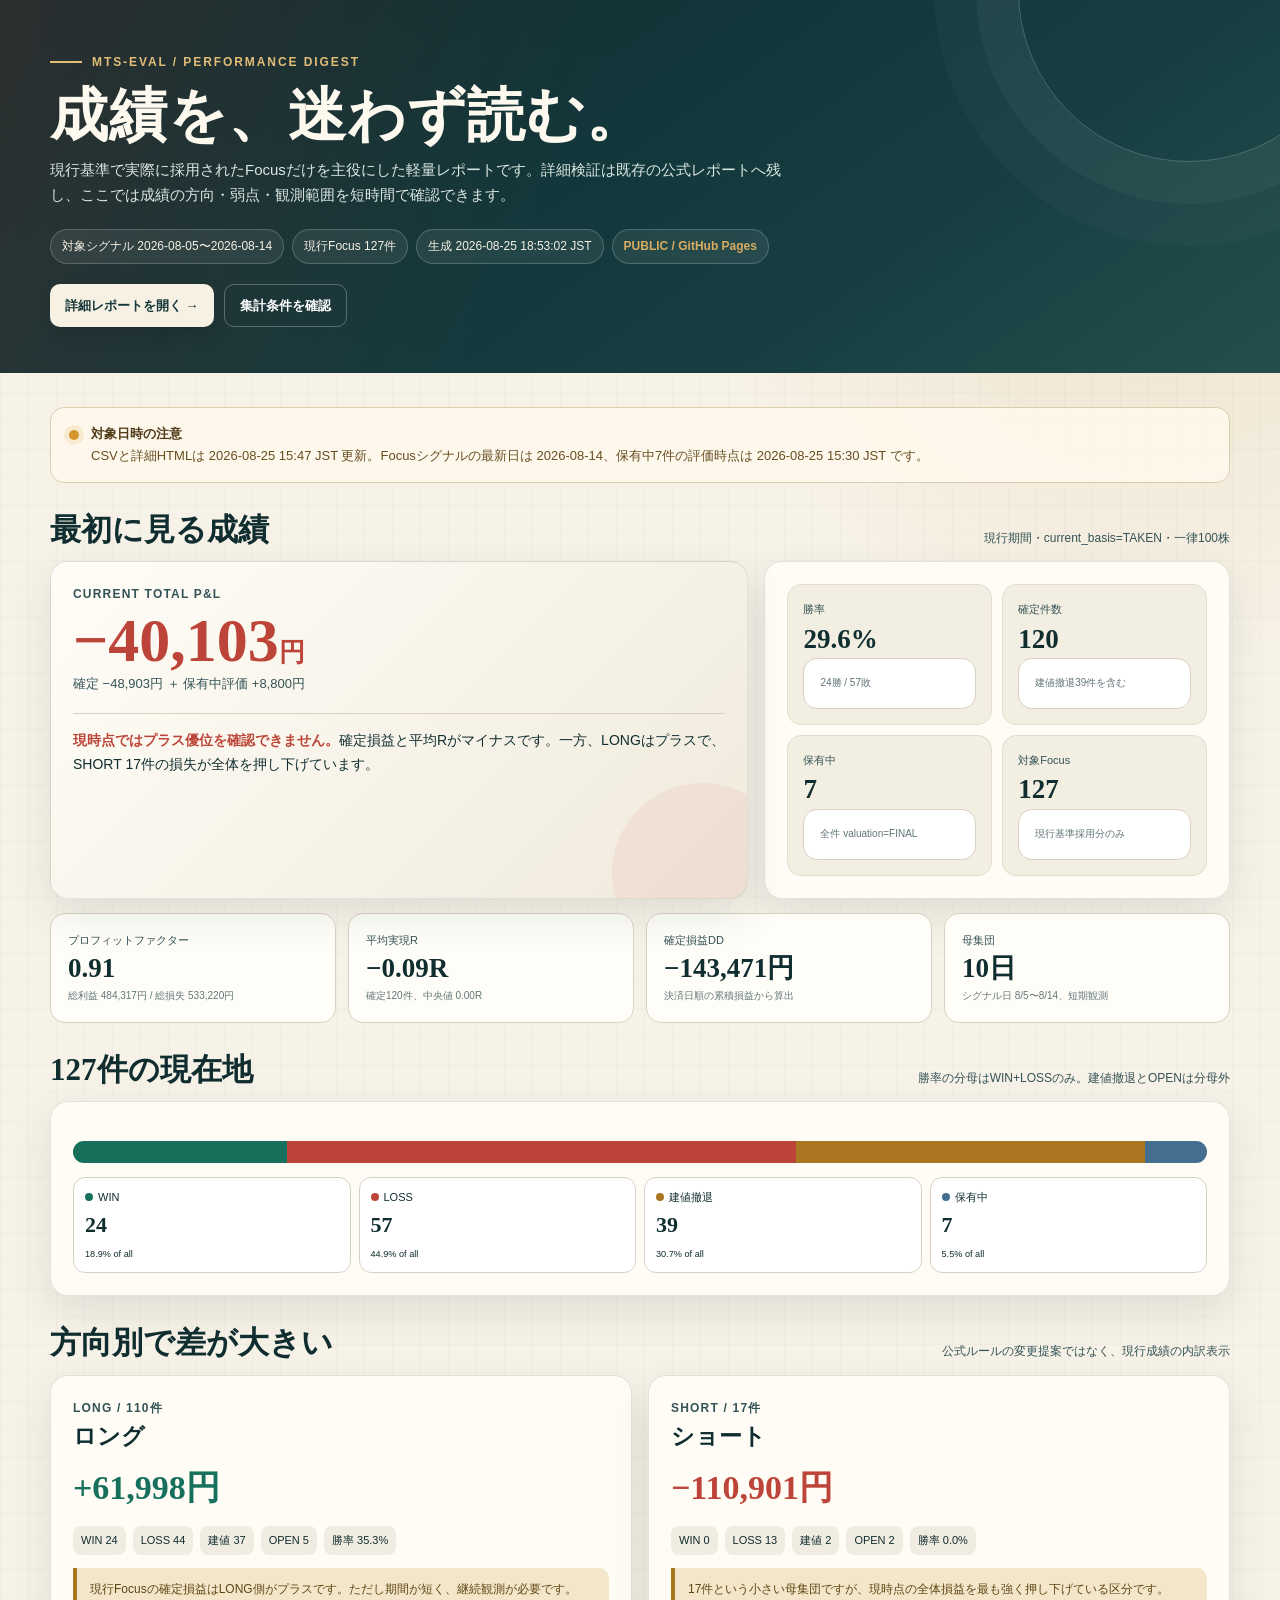
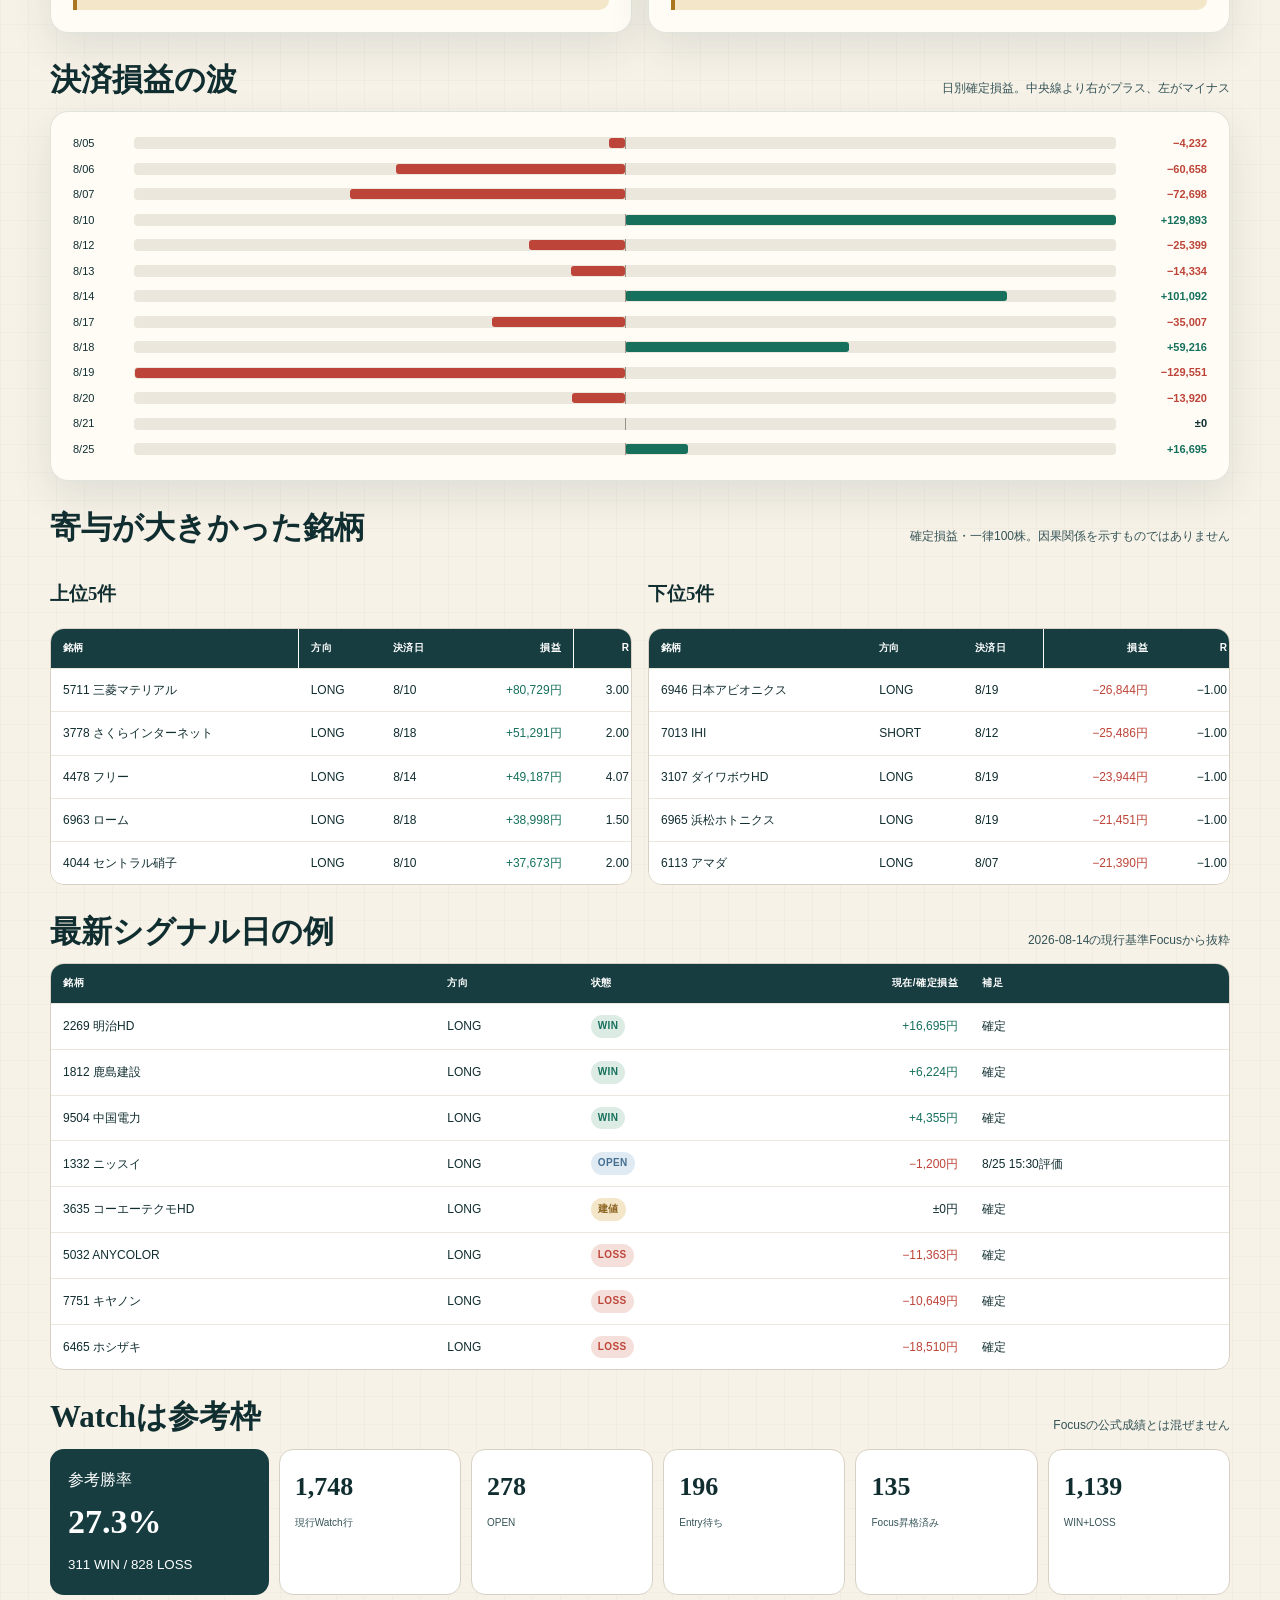
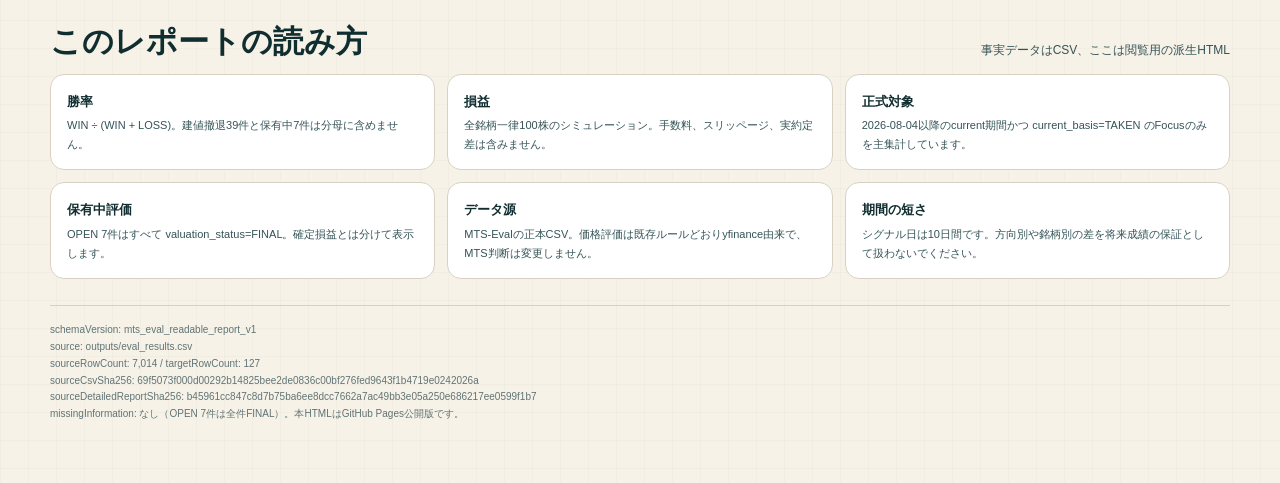
<file: engine/report-readable.html>
<!doctype html>
<html lang="ja">
<head>
<meta charset="utf-8">
<meta name="viewport" content="width=device-width,initial-scale=1">
<meta name="color-scheme" content="light">
<title>MTS-Eval 成績ダイジェスト</title>
<style>
:root{
  --ink:#102d30;
  --ink-soft:#345357;
  --paper:#f7f2e7;
  --paper-2:#fffdf7;
  --line:#d8d1c3;
  --good:#16705c;
  --good-soft:#dcece5;
  --bad:#bd4438;
  --bad-soft:#f5dfda;
  --warn:#aa7620;
  --warn-soft:#f3e6c9;
  --open:#456f91;
  --open-soft:#dfeaf2;
  --shadow:0 16px 40px rgba(24,52,54,.10);
}
*{box-sizing:border-box}
html{scroll-behavior:smooth}
body{
  margin:0;
  color:var(--ink);
  background:
    radial-gradient(circle at 90% 6%,rgba(192,145,63,.16),transparent 28rem),
    linear-gradient(rgba(16,45,48,.025) 1px,transparent 1px),
    linear-gradient(90deg,rgba(16,45,48,.025) 1px,transparent 1px),
    var(--paper);
  background-size:auto,28px 28px,28px 28px,auto;
  font-family:"Yu Gothic","Hiragino Kaku Gothic ProN",Meiryo,sans-serif;
  line-height:1.68;
}
a{color:inherit}
.wrap{width:min(1180px,calc(100% - 40px));margin:0 auto}
.mast{
  position:relative;
  overflow:hidden;
  padding:52px 0 46px;
  color:#fdf9ef;
  background:
    linear-gradient(115deg,rgba(189,68,56,.18),transparent 44%),
    linear-gradient(145deg,#0b292c,#173f42 70%,#244e4d);
}
.mast:after{
  content:"";
  position:absolute;
  width:340px;height:340px;
  right:-80px;top:-180px;
  border:1px solid rgba(255,255,255,.22);
  border-radius:50%;
  box-shadow:0 0 0 42px rgba(255,255,255,.035),0 0 0 84px rgba(255,255,255,.025);
}
.eyebrow{
  display:flex;gap:10px;align-items:center;
  font-size:12px;font-weight:800;letter-spacing:.16em;text-transform:uppercase;
  color:#e1bd78;
}
.eyebrow:before{content:"";width:32px;height:2px;background:#e1bd78}
h1,h2,h3{font-family:"Yu Mincho","Hiragino Mincho ProN",Georgia,serif}
h1{margin:12px 0 8px;font-size:clamp(32px,5vw,58px);line-height:1.12;letter-spacing:.02em}
.lead{max-width:760px;margin:0;color:#dbe7e3;font-size:15px}
.meta{display:flex;flex-wrap:wrap;gap:8px;margin-top:22px}
.pill{
  display:inline-flex;align-items:center;gap:7px;
  padding:6px 11px;border:1px solid rgba(255,255,255,.2);border-radius:999px;
  background:rgba(255,255,255,.07);font-size:12px;color:#f7f1e4
}
.mast-actions{display:flex;gap:10px;flex-wrap:wrap;margin-top:20px}
.action{
  display:inline-flex;align-items:center;gap:8px;
  padding:10px 15px;border-radius:10px;text-decoration:none;font-weight:800;font-size:13px;
  background:#f7f1e4;color:#17383a;box-shadow:0 8px 18px rgba(0,0,0,.13)
}
.action.secondary{background:transparent;color:#fff;border:1px solid rgba(255,255,255,.28);box-shadow:none}
main{padding:34px 0 60px}
.notice{
  display:grid;grid-template-columns:auto 1fr;gap:12px;align-items:start;
  padding:15px 18px;margin-bottom:24px;border:1px solid #dcccae;border-radius:14px;
  background:rgba(255,250,237,.84);color:#674d20;font-size:13px
}
.notice strong{display:block;color:#503a18}
.dot-live{width:10px;height:10px;border-radius:50%;background:#d4962c;margin-top:7px;box-shadow:0 0 0 5px rgba(212,150,44,.14)}
.section{margin-top:28px}
.section-head{display:flex;justify-content:space-between;align-items:end;gap:16px;margin-bottom:13px}
.section-head h2{margin:0;font-size:clamp(22px,3vw,31px);line-height:1.2}
.section-head p{margin:0;color:var(--ink-soft);font-size:12px;text-align:right}
.hero-grid{display:grid;grid-template-columns:1.5fr 1fr;gap:16px}
.panel{
  border:1px solid rgba(42,70,72,.14);border-radius:18px;
  background:rgba(255,253,247,.92);box-shadow:var(--shadow);padding:22px
}
.verdict{position:relative;overflow:hidden;background:linear-gradient(135deg,#fffdf7,#f0eadc)}
.verdict:after{content:"";position:absolute;right:-45px;bottom:-65px;width:180px;height:180px;border-radius:50%;background:rgba(189,68,56,.07)}
.kicker{font-size:12px;font-weight:800;letter-spacing:.1em;color:var(--ink-soft)}
.big-money{margin:5px 0 2px;font-family:"Yu Mincho",Georgia,serif;font-size:clamp(36px,5vw,62px);font-weight:800;line-height:1;color:var(--bad)}
.big-money small{font-size:.42em}
.subline{font-size:13px;color:var(--ink-soft)}
.readout{margin:18px 0 0;padding-top:15px;border-top:1px solid var(--line);font-size:14px}
.readout strong{color:var(--bad)}
.mini-grid{display:grid;grid-template-columns:repeat(2,1fr);gap:10px}
.mini{padding:15px;border-radius:14px;background:#f3eee2;border:1px solid #e3dccf}
.mini .label{font-size:11px;color:var(--ink-soft)}
.mini .value{font-family:"Yu Mincho",Georgia,serif;font-size:27px;font-weight:800;line-height:1.2;margin-top:4px}
.mini .note{font-size:10px;color:#607477;margin-top:3px}
.kpis{display:grid;grid-template-columns:repeat(4,1fr);gap:12px;margin-top:14px}
.kpi{padding:17px;border-radius:15px;background:var(--paper-2);border:1px solid var(--line)}
.kpi span{display:block;font-size:11px;color:var(--ink-soft)}
.kpi b{display:block;margin-top:3px;font-family:"Yu Mincho",Georgia,serif;font-size:27px;line-height:1.2}
.kpi small{display:block;margin-top:4px;color:#64787a;font-size:10px}
.status-strip{display:flex;width:100%;height:22px;overflow:hidden;border-radius:999px;background:#e8e3d9;margin:17px 0 14px}
.status-strip span{display:block;height:100%}
.win{background:var(--good)}.loss{background:var(--bad)}.be{background:var(--warn)}.open{background:var(--open)}
.legend{display:grid;grid-template-columns:repeat(4,1fr);gap:8px}
.legend-item{padding:10px 11px;border-radius:12px;font-size:11px;border:1px solid var(--line);background:#fff}
.legend-item b{display:block;font-family:"Yu Mincho",Georgia,serif;font-size:22px}
.legend-item i{display:inline-block;width:8px;height:8px;border-radius:50%;margin-right:5px}
.split{display:grid;grid-template-columns:repeat(2,1fr);gap:16px}
.direction{position:relative}
.direction h3{margin:0 0 3px;font-size:23px}
.direction .money{font-family:"Yu Mincho",Georgia,serif;font-size:34px;font-weight:800}
.positive{color:var(--good)}.negative{color:var(--bad)}.muted{color:var(--ink-soft)}
.metrics-line{display:flex;flex-wrap:wrap;gap:7px;margin-top:10px}
.metrics-line span{padding:5px 8px;border-radius:8px;background:#f1ece1;font-size:11px}
.insight{
  margin-top:13px;padding:11px 13px;border-left:4px solid var(--warn);background:var(--warn-soft);
  border-radius:0 10px 10px 0;font-size:12px;color:#604716
}
.chart{display:grid;gap:7px}
.chart-row{display:grid;grid-template-columns:52px 1fr 82px;gap:9px;align-items:center;font-size:11px}
.bar-track{position:relative;height:12px;border-radius:4px;background:#ece7dc;overflow:hidden}
.bar-track:after{content:"";position:absolute;top:0;bottom:0;left:50%;width:1px;background:#999185}
.bar{position:absolute;top:1px;bottom:1px;border-radius:3px;min-width:1px}
.bar.pos{left:50%;background:var(--good)}
.bar.neg{right:50%;background:var(--bad)}
.chart-val{text-align:right;font-variant-numeric:tabular-nums;font-weight:700}
.table-wrap{overflow:auto;border:1px solid var(--line);border-radius:14px;background:#fff}
table{width:100%;border-collapse:collapse;min-width:590px;font-size:12px}
th,td{padding:11px 12px;border-bottom:1px solid #ece7dd;text-align:left;white-space:nowrap}
th{position:sticky;top:0;background:#173d40;color:#fff;font-size:10px;letter-spacing:.05em}
td.num,th.num{text-align:right;font-variant-numeric:tabular-nums}
tr:last-child td{border-bottom:0}
.badge{display:inline-flex;padding:3px 7px;border-radius:999px;font-size:10px;font-weight:900;letter-spacing:.04em}
.badge.WIN{background:var(--good-soft);color:var(--good)}
.badge.LOSS{background:var(--bad-soft);color:var(--bad)}
.badge.BREAKEVEN{background:var(--warn-soft);color:#8b611d}
.badge.OPEN{background:var(--open-soft);color:var(--open)}
.rank-grid{display:grid;grid-template-columns:repeat(2,1fr);gap:16px}
.rank-grid > *{min-width:0}
.watch{
  display:grid;grid-template-columns:1.2fr repeat(5,minmax(80px,1fr));gap:10px;align-items:stretch
}
.watch-lead{padding:18px;border-radius:14px;background:#173d40;color:#fff}
.watch-lead b{display:block;font-family:"Yu Mincho",Georgia,serif;font-size:34px}
.watch-stat{padding:15px;border:1px solid var(--line);border-radius:14px;background:#fff}
.watch-stat b{display:block;font-family:"Yu Mincho",Georgia,serif;font-size:26px}
.watch-stat span{font-size:10px;color:var(--ink-soft)}
.notes{display:grid;grid-template-columns:repeat(3,1fr);gap:12px}
.note{padding:16px;border-radius:14px;border:1px solid var(--line);background:#fff}
.note b{display:block;margin-bottom:4px;font-size:13px}
.note p{margin:0;color:var(--ink-soft);font-size:11px}
.provenance{margin-top:26px;padding-top:16px;border-top:1px solid var(--line);font-size:10px;color:#607476;overflow-wrap:anywhere}
.publication{font-weight:900;color:#d8ad62}
.reveal{animation:rise .55s both}
.reveal:nth-child(2){animation-delay:.06s}.reveal:nth-child(3){animation-delay:.12s}.reveal:nth-child(4){animation-delay:.18s}
@keyframes rise{from{opacity:0;transform:translateY(9px)}to{opacity:1;transform:none}}
@media(max-width:850px){
  .hero-grid,.split,.rank-grid{grid-template-columns:1fr}
  .kpis{grid-template-columns:repeat(2,1fr)}
  .watch{grid-template-columns:repeat(2,1fr)}.watch-lead{grid-column:1/-1}
  .notes{grid-template-columns:1fr}
}
@media(max-width:560px){
  .wrap{width:min(100% - 24px,1180px)}.mast{padding:38px 0 34px}
  h1{font-size:36px}.panel{padding:17px}.legend{grid-template-columns:repeat(2,1fr)}
  .section-head{display:block}.section-head p{text-align:left;margin-top:4px}
  .chart-row{grid-template-columns:43px 1fr 72px}
}
@media(prefers-reduced-motion:reduce){*{scroll-behavior:auto}.reveal{animation:none}}
@media print{
  body{background:#fff}.mast{padding:24px 0;color:#102d30;background:#fff;border-bottom:2px solid #102d30}
  .mast .lead,.mast .pill,.mast .action.secondary{color:#102d30}.mast-actions{display:none}
  .panel,.kpi{box-shadow:none;break-inside:avoid}.section{break-inside:avoid}.wrap{width:100%}
}
</style>
</head>
<body>
<header class="mast">
  <div class="wrap">
    <div class="eyebrow">MTS-Eval / Performance digest</div>
    <h1>成績を、迷わず読む。</h1>
    <p class="lead">現行基準で実際に採用されたFocusだけを主役にした軽量レポートです。詳細検証は既存の公式レポートへ残し、ここでは成績の方向・弱点・観測範囲を短時間で確認できます。</p>
    <div class="meta">
      <span class="pill">対象シグナル 2026-08-05〜2026-08-14</span>
      <span class="pill">現行Focus 127件</span>
      <span class="pill">生成 2026-08-25 18:53:02 JST</span>
      <span class="pill publication">PUBLIC / GitHub Pages</span>
    </div>
    <div class="mast-actions">
      <a class="action" href="https://01hojo10-creator.github.io/masaki-trade-system/engine/report.html">詳細レポートを開く →</a>
      <a class="action secondary" href="#method">集計条件を確認</a>
    </div>
  </div>
</header>

<main class="wrap">
  <div class="notice reveal">
    <span class="dot-live" aria-hidden="true"></span>
    <div><strong>対象日時の注意</strong>CSVと詳細HTMLは 2026-08-25 15:47 JST 更新。Focusシグナルの最新日は 2026-08-14、保有中7件の評価時点は 2026-08-25 15:30 JST です。</div>
  </div>

  <section class="section reveal" aria-labelledby="overview">
    <div class="section-head">
      <h2 id="overview">最初に見る成績</h2>
      <p>現行期間・current_basis=TAKEN・一律100株</p>
    </div>
    <div class="hero-grid">
      <article class="panel verdict">
        <div class="kicker">CURRENT TOTAL P&amp;L</div>
        <div class="big-money">−40,103<small>円</small></div>
        <div class="subline">確定 −48,903円 ＋ 保有中評価 +8,800円</div>
        <p class="readout"><strong>現時点ではプラス優位を確認できません。</strong>確定損益と平均Rがマイナスです。一方、LONGはプラスで、SHORT 17件の損失が全体を押し下げています。</p>
      </article>
      <article class="panel">
        <div class="mini-grid">
          <div class="mini"><div class="label">勝率</div><div class="value">29.6%</div><div class="note">24勝 / 57敗</div></div>
          <div class="mini"><div class="label">確定件数</div><div class="value">120</div><div class="note">建値撤退39件を含む</div></div>
          <div class="mini"><div class="label">保有中</div><div class="value">7</div><div class="note">全件 valuation=FINAL</div></div>
          <div class="mini"><div class="label">対象Focus</div><div class="value">127</div><div class="note">現行基準採用分のみ</div></div>
        </div>
      </article>
    </div>

    <div class="kpis">
      <div class="kpi"><span>プロフィットファクター</span><b>0.91</b><small>総利益 484,317円 / 総損失 533,220円</small></div>
      <div class="kpi"><span>平均実現R</span><b>−0.09R</b><small>確定120件、中央値 0.00R</small></div>
      <div class="kpi"><span>確定損益DD</span><b>−143,471円</b><small>決済日順の累積損益から算出</small></div>
      <div class="kpi"><span>母集団</span><b>10日</b><small>シグナル日 8/5〜8/14、短期観測</small></div>
    </div>
  </section>

  <section class="section reveal" aria-labelledby="outcomes">
    <div class="section-head">
      <h2 id="outcomes">127件の現在地</h2>
      <p>勝率の分母はWIN+LOSSのみ。建値撤退とOPENは分母外</p>
    </div>
    <div class="panel">
      <div class="status-strip" role="img" aria-label="WIN 24件、LOSS 57件、建値撤退39件、保有中7件">
        <span class="win" style="width:18.9%"></span>
        <span class="loss" style="width:44.9%"></span>
        <span class="be" style="width:30.7%"></span>
        <span class="open" style="width:5.5%"></span>
      </div>
      <div class="legend">
        <div class="legend-item"><span><i class="win"></i>WIN</span><b>24</b><small>18.9% of all</small></div>
        <div class="legend-item"><span><i class="loss"></i>LOSS</span><b>57</b><small>44.9% of all</small></div>
        <div class="legend-item"><span><i class="be"></i>建値撤退</span><b>39</b><small>30.7% of all</small></div>
        <div class="legend-item"><span><i class="open"></i>保有中</span><b>7</b><small>5.5% of all</small></div>
      </div>
    </div>
  </section>

  <section class="section reveal" aria-labelledby="direction">
    <div class="section-head">
      <h2 id="direction">方向別で差が大きい</h2>
      <p>公式ルールの変更提案ではなく、現行成績の内訳表示</p>
    </div>
    <div class="split">
      <article class="panel direction">
        <div class="kicker">LONG / 110件</div>
        <h3>ロング</h3>
        <div class="money positive">+61,998円</div>
        <div class="metrics-line"><span>WIN 24</span><span>LOSS 44</span><span>建値 37</span><span>OPEN 5</span><span>勝率 35.3%</span></div>
        <div class="insight">現行Focusの確定損益はLONG側がプラスです。ただし期間が短く、継続観測が必要です。</div>
      </article>
      <article class="panel direction">
        <div class="kicker">SHORT / 17件</div>
        <h3>ショート</h3>
        <div class="money negative">−110,901円</div>
        <div class="metrics-line"><span>WIN 0</span><span>LOSS 13</span><span>建値 2</span><span>OPEN 2</span><span>勝率 0.0%</span></div>
        <div class="insight">17件という小さい母集団ですが、現時点の全体損益を最も強く押し下げている区分です。</div>
      </article>
    </div>
  </section>

  <section class="section reveal" aria-labelledby="timeline">
    <div class="section-head">
      <h2 id="timeline">決済損益の波</h2>
      <p>日別確定損益。中央線より右がプラス、左がマイナス</p>
    </div>
    <div class="panel chart">
      <div class="chart-row"><span>8/05</span><div class="bar-track"><i class="bar neg" style="width:1.6%"></i></div><span class="chart-val negative">−4,232</span></div>
      <div class="chart-row"><span>8/06</span><div class="bar-track"><i class="bar neg" style="width:23.3%"></i></div><span class="chart-val negative">−60,658</span></div>
      <div class="chart-row"><span>8/07</span><div class="bar-track"><i class="bar neg" style="width:28.0%"></i></div><span class="chart-val negative">−72,698</span></div>
      <div class="chart-row"><span>8/10</span><div class="bar-track"><i class="bar pos" style="width:50.0%"></i></div><span class="chart-val positive">+129,893</span></div>
      <div class="chart-row"><span>8/12</span><div class="bar-track"><i class="bar neg" style="width:9.8%"></i></div><span class="chart-val negative">−25,399</span></div>
      <div class="chart-row"><span>8/13</span><div class="bar-track"><i class="bar neg" style="width:5.5%"></i></div><span class="chart-val negative">−14,334</span></div>
      <div class="chart-row"><span>8/14</span><div class="bar-track"><i class="bar pos" style="width:38.9%"></i></div><span class="chart-val positive">+101,092</span></div>
      <div class="chart-row"><span>8/17</span><div class="bar-track"><i class="bar neg" style="width:13.5%"></i></div><span class="chart-val negative">−35,007</span></div>
      <div class="chart-row"><span>8/18</span><div class="bar-track"><i class="bar pos" style="width:22.8%"></i></div><span class="chart-val positive">+59,216</span></div>
      <div class="chart-row"><span>8/19</span><div class="bar-track"><i class="bar neg" style="width:49.9%"></i></div><span class="chart-val negative">−129,551</span></div>
      <div class="chart-row"><span>8/20</span><div class="bar-track"><i class="bar neg" style="width:5.4%"></i></div><span class="chart-val negative">−13,920</span></div>
      <div class="chart-row"><span>8/21</span><div class="bar-track"></div><span class="chart-val">±0</span></div>
      <div class="chart-row"><span>8/25</span><div class="bar-track"><i class="bar pos" style="width:6.4%"></i></div><span class="chart-val positive">+16,695</span></div>
    </div>
  </section>

  <section class="section reveal" aria-labelledby="ranks">
    <div class="section-head">
      <h2 id="ranks">寄与が大きかった銘柄</h2>
      <p>確定損益・一律100株。因果関係を示すものではありません</p>
    </div>
    <div class="rank-grid">
      <div>
        <h3>上位5件</h3>
        <div class="table-wrap"><table>
          <thead><tr><th>銘柄</th><th>方向</th><th>決済日</th><th class="num">損益</th><th class="num">R</th></tr></thead>
          <tbody>
            <tr><td>5711 三菱マテリアル</td><td>LONG</td><td>8/10</td><td class="num positive">+80,729円</td><td class="num">3.00</td></tr>
            <tr><td>3778 さくらインターネット</td><td>LONG</td><td>8/18</td><td class="num positive">+51,291円</td><td class="num">2.00</td></tr>
            <tr><td>4478 フリー</td><td>LONG</td><td>8/14</td><td class="num positive">+49,187円</td><td class="num">4.07</td></tr>
            <tr><td>6963 ローム</td><td>LONG</td><td>8/18</td><td class="num positive">+38,998円</td><td class="num">1.50</td></tr>
            <tr><td>4044 セントラル硝子</td><td>LONG</td><td>8/10</td><td class="num positive">+37,673円</td><td class="num">2.00</td></tr>
          </tbody>
        </table></div>
      </div>
      <div>
        <h3>下位5件</h3>
        <div class="table-wrap"><table>
          <thead><tr><th>銘柄</th><th>方向</th><th>決済日</th><th class="num">損益</th><th class="num">R</th></tr></thead>
          <tbody>
            <tr><td>6946 日本アビオニクス</td><td>LONG</td><td>8/19</td><td class="num negative">−26,844円</td><td class="num">−1.00</td></tr>
            <tr><td>7013 IHI</td><td>SHORT</td><td>8/12</td><td class="num negative">−25,486円</td><td class="num">−1.00</td></tr>
            <tr><td>3107 ダイワボウHD</td><td>LONG</td><td>8/19</td><td class="num negative">−23,944円</td><td class="num">−1.00</td></tr>
            <tr><td>6965 浜松ホトニクス</td><td>LONG</td><td>8/19</td><td class="num negative">−21,451円</td><td class="num">−1.00</td></tr>
            <tr><td>6113 アマダ</td><td>LONG</td><td>8/07</td><td class="num negative">−21,390円</td><td class="num">−1.00</td></tr>
          </tbody>
        </table></div>
      </div>
    </div>
  </section>

  <section class="section reveal" aria-labelledby="recent">
    <div class="section-head">
      <h2 id="recent">最新シグナル日の例</h2>
      <p>2026-08-14の現行基準Focusから抜粋</p>
    </div>
    <div class="table-wrap"><table>
      <thead><tr><th>銘柄</th><th>方向</th><th>状態</th><th class="num">現在/確定損益</th><th>補足</th></tr></thead>
      <tbody>
        <tr><td>2269 明治HD</td><td>LONG</td><td><span class="badge WIN">WIN</span></td><td class="num positive">+16,695円</td><td>確定</td></tr>
        <tr><td>1812 鹿島建設</td><td>LONG</td><td><span class="badge WIN">WIN</span></td><td class="num positive">+6,224円</td><td>確定</td></tr>
        <tr><td>9504 中国電力</td><td>LONG</td><td><span class="badge WIN">WIN</span></td><td class="num positive">+4,355円</td><td>確定</td></tr>
        <tr><td>1332 ニッスイ</td><td>LONG</td><td><span class="badge OPEN">OPEN</span></td><td class="num negative">−1,200円</td><td>8/25 15:30評価</td></tr>
        <tr><td>3635 コーエーテクモHD</td><td>LONG</td><td><span class="badge BREAKEVEN">建値</span></td><td class="num">±0円</td><td>確定</td></tr>
        <tr><td>5032 ANYCOLOR</td><td>LONG</td><td><span class="badge LOSS">LOSS</span></td><td class="num negative">−11,363円</td><td>確定</td></tr>
        <tr><td>7751 キヤノン</td><td>LONG</td><td><span class="badge LOSS">LOSS</span></td><td class="num negative">−10,649円</td><td>確定</td></tr>
        <tr><td>6465 ホシザキ</td><td>LONG</td><td><span class="badge LOSS">LOSS</span></td><td class="num negative">−18,510円</td><td>確定</td></tr>
      </tbody>
    </table></div>
  </section>

  <section class="section reveal" aria-labelledby="watch">
    <div class="section-head">
      <h2 id="watch">Watchは参考枠</h2>
      <p>Focusの公式成績とは混ぜません</p>
    </div>
    <div class="watch">
      <div class="watch-lead"><span>参考勝率</span><b>27.3%</b><small>311 WIN / 828 LOSS</small></div>
      <div class="watch-stat"><b>1,748</b><span>現行Watch行</span></div>
      <div class="watch-stat"><b>278</b><span>OPEN</span></div>
      <div class="watch-stat"><b>196</b><span>Entry待ち</span></div>
      <div class="watch-stat"><b>135</b><span>Focus昇格済み</span></div>
      <div class="watch-stat"><b>1,139</b><span>WIN+LOSS</span></div>
    </div>
  </section>

  <section class="section reveal" id="method" aria-labelledby="method-title">
    <div class="section-head">
      <h2 id="method-title">このレポートの読み方</h2>
      <p>事実データはCSV、ここは閲覧用の派生HTML</p>
    </div>
    <div class="notes">
      <div class="note"><b>勝率</b><p>WIN ÷ (WIN + LOSS)。建値撤退39件と保有中7件は分母に含めません。</p></div>
      <div class="note"><b>損益</b><p>全銘柄一律100株のシミュレーション。手数料、スリッページ、実約定差は含みません。</p></div>
      <div class="note"><b>正式対象</b><p>2026-08-04以降のcurrent期間かつ current_basis=TAKEN のFocusのみを主集計しています。</p></div>
      <div class="note"><b>保有中評価</b><p>OPEN 7件はすべて valuation_status=FINAL。確定損益とは分けて表示します。</p></div>
      <div class="note"><b>データ源</b><p>MTS-Evalの正本CSV。価格評価は既存ルールどおりyfinance由来で、MTS判断は変更しません。</p></div>
      <div class="note"><b>期間の短さ</b><p>シグナル日は10日間です。方向別や銘柄別の差を将来成績の保証として扱わないでください。</p></div>
    </div>
    <div class="provenance">
      schemaVersion: mts_eval_readable_report_v1<br>
      source: outputs/eval_results.csv<br>
      sourceRowCount: 7,014 / targetRowCount: 127<br>
      sourceCsvSha256: 69f5073f000d00292b14825bee2de0836c00bf276fed9643f1b4719e0242026a<br>
      sourceDetailedReportSha256: b45961cc847c8d7b75ba6ee8dcc7662a7ac49bb3e05a250e686217ee0599f1b7<br>
      missingInformation: なし（OPEN 7件は全件FINAL）。本HTMLはGitHub Pages公開版です。
    </div>
  </section>
</main>
</body>
</html>
</file>
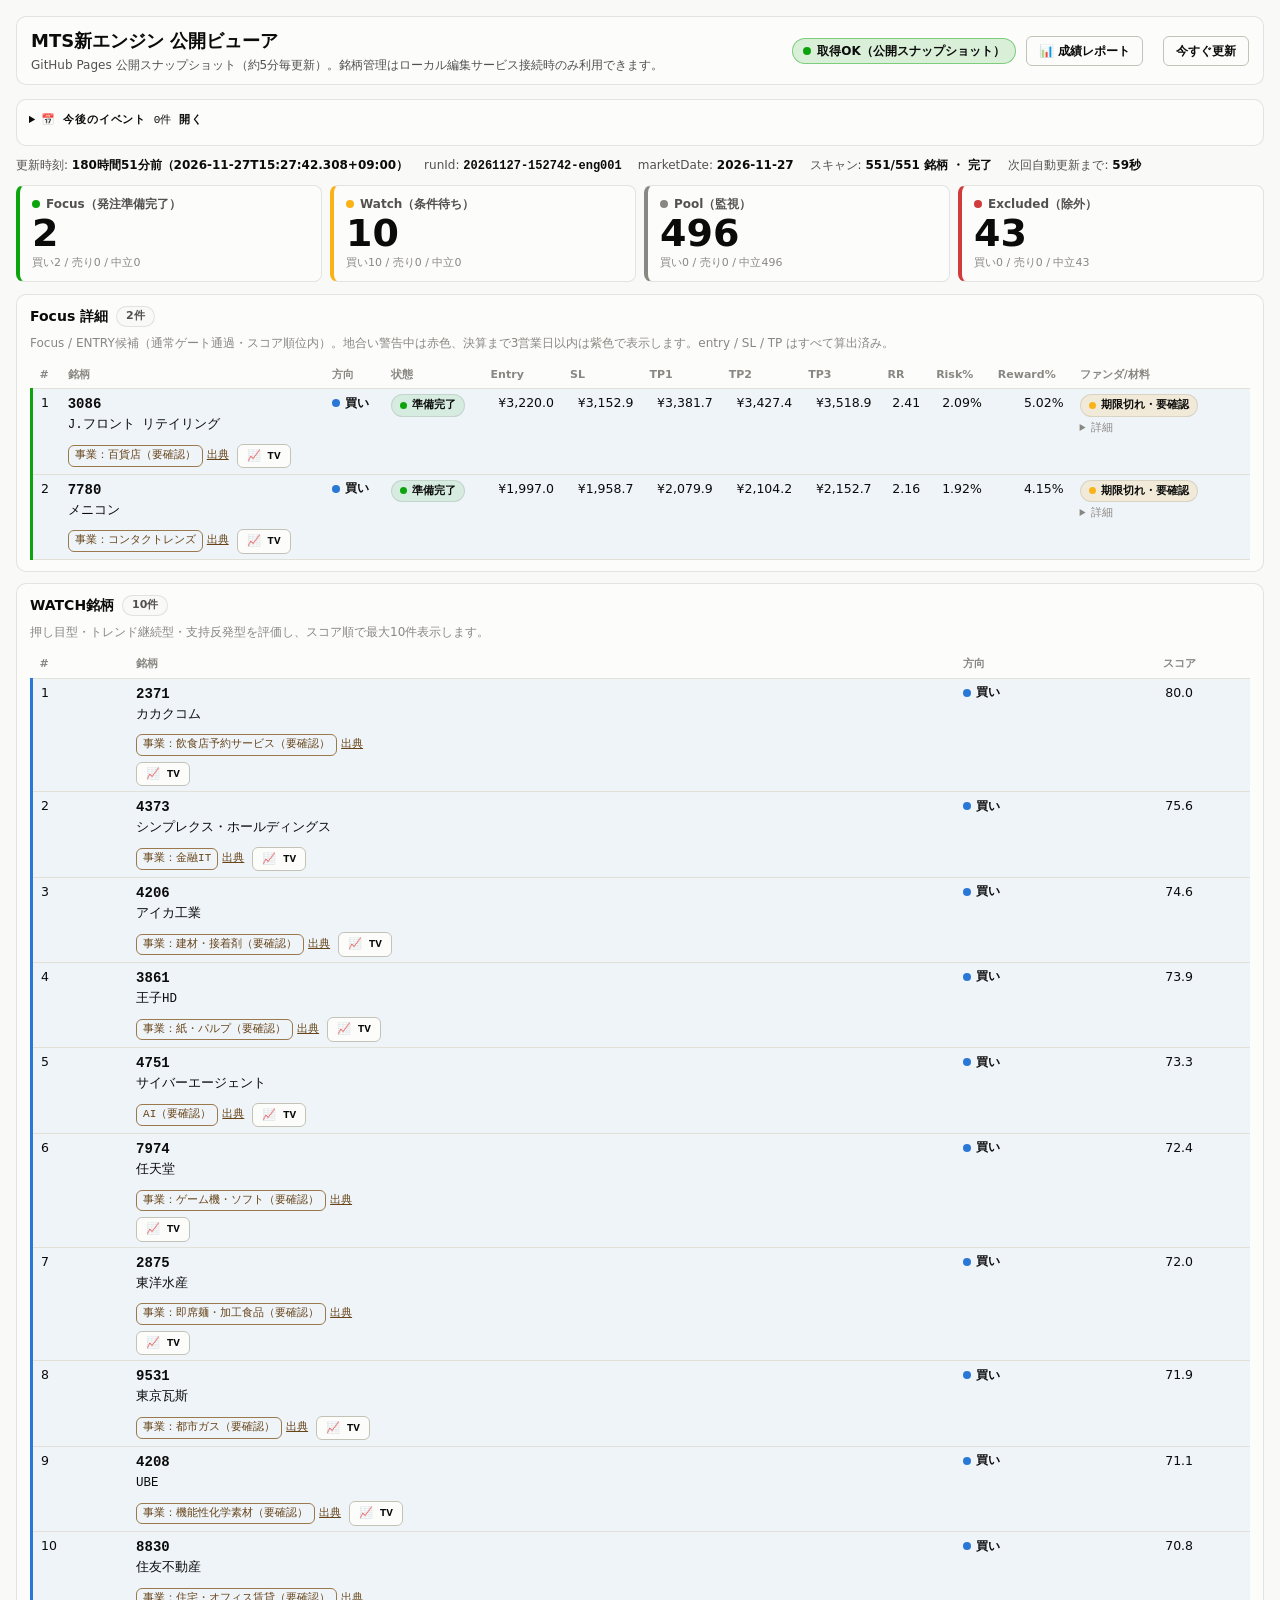
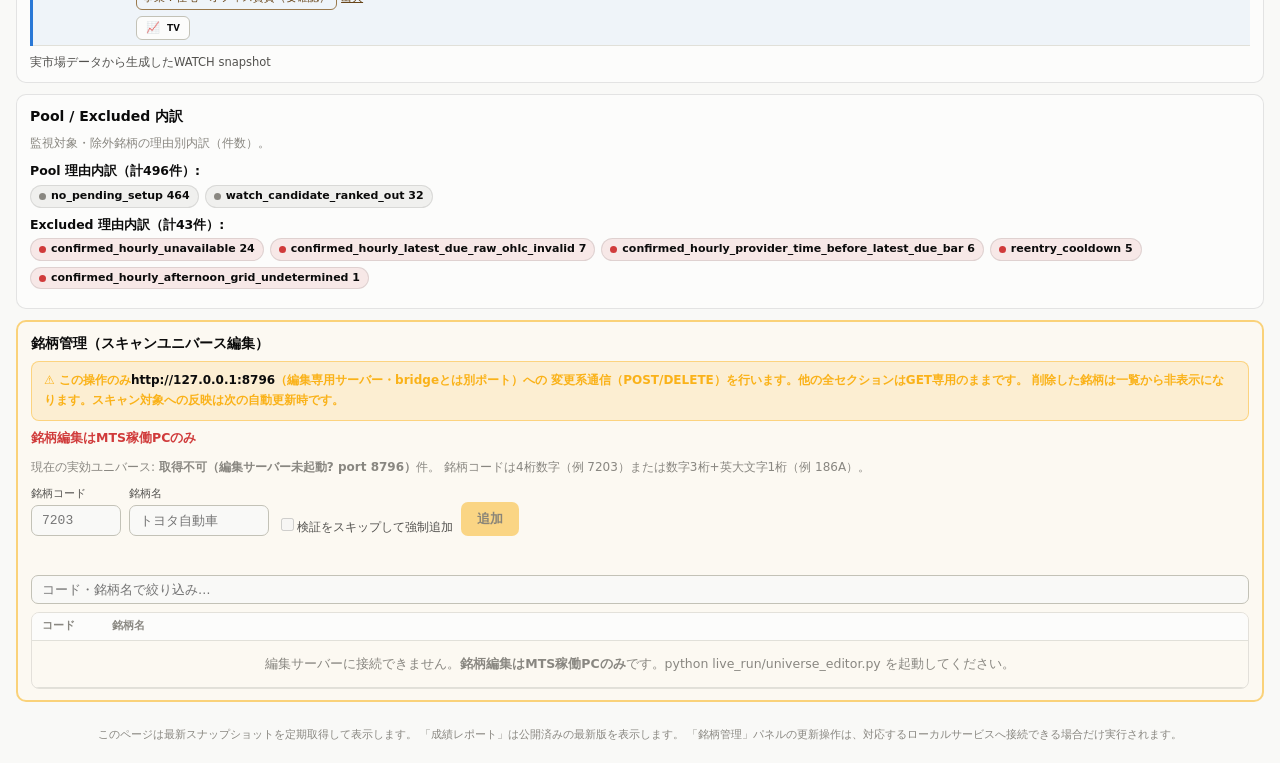
<file: engine/viewer.html>
<!doctype html>
<html lang="ja">
<head>
<meta charset="utf-8">
<meta name="viewport" content="width=device-width, initial-scale=1">
<link rel="icon" type="image/png" sizes="32x32" href="[data-uri]">
<link rel="apple-touch-icon" sizes="180x180" href="icon/apple-touch-icon.png">
<title>MTS新エンジン 公開ビューア</title>
<style>
  :root {
    --surface-1:      #fcfcfb;
    --page-plane:     #f9f9f7;
    --text-primary:   #0b0b0b;
    --text-secondary: #52514e;
    --text-muted:     #898781;
    --gridline:       #e1e0d9;
    --border:         rgba(11,11,11,0.10);
    --border-strong:  #c3c2b7;

    --dir-long:       #2a78d6;  /* diverging: 買い(LONG) */
    --dir-short:      #e34948;  /* diverging: 売り(SHORT) */
    --dir-neutral:    #898781;  /* neutral midpoint: 中立 */

    --status-good:     #0ca30c; /* focus = 発注準備完了 */
    --status-warning:  #fab219; /* watch = 条件待ち */
    --status-critical: #d03b3b; /* excluded = 除外 */
    --status-neutral:  #898781; /* pool = 監視 */
    --status-earnings: #7c3aed; /* Focus決算接近 = 紫（赤の地合い警告と分離） */

    --mono: ui-monospace, SFMono-Regular, "SF Mono", Consolas, monospace;
    --sans: system-ui, -apple-system, "Segoe UI", sans-serif;
  }
  @media (prefers-color-scheme: dark) {
    :root {
      --surface-1:      #1a1a19;
      --page-plane:     #0d0d0d;
      --text-primary:   #ffffff;
      --text-secondary: #c3c2b7;
      --text-muted:     #898781;
      --gridline:       #2c2c2a;
      --border:         rgba(255,255,255,0.10);
      --border-strong:  #383835;

      --dir-long:       #3987e5;
      --dir-short:      #e66767;
      --dir-neutral:    #898781;

      --status-good:     #0ca30c;
      --status-warning:  #fab219;
      --status-critical: #d03b3b;
      --status-neutral:  #898781;
      --status-earnings: #a78bfa;
    }
  }

  * { box-sizing: border-box; }
  html, body {
    margin: 0; padding: 0;
    background: var(--page-plane);
    color: var(--text-primary);
    font-family: var(--sans);
    font-size: 14px;
    line-height: 1.5;
  }
  body { padding: 16px; max-width: 1280px; margin: 0 auto; }

  /* 編集パネルは公開ページでも表示し、8796未接続時はJSで無効化する。 */

  .watch-hero {
    position: relative;
    overflow: hidden;
    background:
      linear-gradient(135deg, color-mix(in srgb, var(--surface-1) 86%, var(--status-warning) 14%), var(--surface-1) 64%);
    border: 1px solid color-mix(in srgb, var(--status-warning) 48%, var(--border));
    border-radius: 14px;
    padding: 18px;
    margin-bottom: 12px;
  }
  .watch-hero::after {
    content: "";
    position: absolute;
    width: 180px;
    height: 180px;
    right: -64px;
    top: -92px;
    border-radius: 50%;
    background: color-mix(in srgb, var(--status-warning) 15%, transparent);
    pointer-events: none;
  }
  .watch-overline {
    color: var(--status-warning);
    font-family: var(--mono);
    font-size: 11px;
    font-weight: 800;
    letter-spacing: .12em;
    margin-bottom: 5px;
  }
  .watch-head {
    display: flex;
    align-items: flex-start;
    justify-content: space-between;
    gap: 18px;
    position: relative;
    z-index: 1;
  }
  .watch-title { margin: 0; font-size: clamp(22px, 3vw, 34px); line-height: 1.18; }
  .watch-lead { margin: 7px 0 0; color: var(--text-secondary); max-width: 760px; }
  .watch-total { min-width: 112px; text-align: right; }
  .watch-total strong {
    display: block;
    font-family: var(--mono);
    font-size: clamp(42px, 7vw, 64px);
    line-height: .95;
    color: var(--status-warning);
  }
  .watch-total span { color: var(--text-secondary); font-size: 12px; font-weight: 700; }
  .watch-summary {
    display: grid;
    grid-template-columns: repeat(4, minmax(0, 1fr));
    gap: 8px;
    margin-top: 16px;
    position: relative;
    z-index: 1;
  }
  .watch-stat {
    min-width: 0;
    background: color-mix(in srgb, var(--page-plane) 58%, transparent);
    border: 1px solid var(--border);
    border-radius: 9px;
    padding: 9px 11px;
  }
  .watch-stat .label { display: block; color: var(--text-muted); font-size: 11px; font-weight: 700; }
  .watch-stat strong { font-family: var(--mono); font-size: 18px; }
  .watch-stat small { color: var(--text-secondary); margin-left: 3px; }

  @media (max-width: 720px) {
    .watch-hero { padding: 14px; }
    .watch-head { gap: 10px; }
    .watch-total { min-width: 74px; }
    .watch-summary { grid-template-columns: repeat(2, minmax(0, 1fr)); }
  }

  /* スマホ幅ではさらに詰める(CSSのみ・レイアウトは同一) */
  @media (max-width: 480px) {
    body { padding: 10px; }
    .tiles { gap: 7px; margin-bottom: 10px; }
    .tile { padding: 8px 10px; }
    .tile .tvalue { font-size: 34px; }
    section.card { padding: 10px 11px; margin-bottom: 9px; }
    /* スマホでは銘柄コード・企業名をさらに大きく(視認性優先) */
    td.code { font-size: 16.5px; }
    td.code .hint-text { font-size: 15px; }
  }

  /* 今後のイベント帯（engine/events.json を表示するだけ。判定には無関係） */
  .events-band {
    background: var(--surface-1);
    border: 1px solid var(--border);
    border-radius: 10px;
    padding: 8px 12px;
    margin: 0 0 10px;
  }
  .events-head {
    color: var(--text-muted);
    font-family: var(--mono);
    font-size: 11px;
    font-weight: 800;
    letter-spacing: .08em;
    margin-bottom: 4px;
  }
  .events-head { cursor: pointer; padding: 4px 0; color: var(--text-primary); }
  .events-head:focus-visible { outline: 2px solid var(--status-warning); outline-offset: 3px; }
  .events-action { margin-left: 8px; font-size: 11px; }
  .events-action::after { content: "開く"; }
  #eventsDetails[open] .events-action::after { content: "閉じる"; }
  #eventsCount { font-weight: 400; letter-spacing: normal; }
  .events-list { list-style: none; margin: 0; padding: 0; display: flex; flex-direction: column; gap: 4px; }
  .events-list li {
    display: flex; align-items: center; gap: 8px; min-width: 0;
    padding: 4px 8px;
    border-left: 4px solid var(--status-neutral);
    border-radius: 4px;
    background: color-mix(in srgb, var(--page-plane) 58%, transparent);
  }
  .events-list li.ev-boj     { border-left-color: var(--status-critical); }
  .events-list li.ev-fomc    { border-left-color: var(--dir-long); }
  .events-list li.ev-index   { border-left-color: var(--status-warning); }
  .events-list li.ev-us_data { border-left-color: var(--status-earnings); }
  .events-list li.ev-other   { border-left-color: var(--status-neutral); }
  .events-date  { font-family: var(--mono); font-size: 12px; color: var(--text-secondary); flex: none; }
  .events-label { font-weight: 700; min-width: 0; overflow-wrap: anywhere; }
  .events-note  { color: var(--text-muted); font-size: 11px; min-width: 0; overflow-wrap: anywhere; }
  .events-days {
    margin-left: auto; flex: none;
    font-family: var(--mono); font-size: 11px; font-weight: 800;
    padding: 1px 7px; border-radius: 999px;
    border: 1px solid var(--border-strong); color: var(--text-secondary);
  }
  .events-days.soon  { color: #fff; background: var(--status-critical); border-color: var(--status-critical); }
  .events-days.today { color: #fff; background: var(--status-good); border-color: var(--status-good); }
  @media (max-width: 480px) {
    .events-band { padding: 7px 9px; }
    .events-list li { flex-wrap: wrap; gap: 3px 8px; }
    .events-note { flex-basis: 100%; order: 10; }   /* スマホでは note を 2 行目に回し、残り日数は 1 行目に残す */
  }

  .banner {
    display: flex; flex-wrap: wrap; align-items: center; gap: 10px;
    background: var(--surface-1);
    border: 1px solid var(--border);
    border-radius: 10px;
    padding: 10px 14px;
    margin-bottom: 14px;
  }
  .banner .pill {
    display: inline-flex; align-items: center; gap: 6px;
    font-size: 12px; font-weight: 600;
    padding: 3px 10px; border-radius: 999px;
    background: color-mix(in srgb, var(--status-good) 14%, transparent);
    border: 1px solid color-mix(in srgb, var(--status-good) 45%, transparent);
    color: var(--text-primary);
    white-space: nowrap;
  }
  .banner .pill .dot { width: 8px; height: 8px; border-radius: 50%; background: var(--status-good); flex: none; }
  .banner .pill.warn {
    background: color-mix(in srgb, var(--status-warning) 16%, transparent);
    border-color: color-mix(in srgb, var(--status-warning) 50%, transparent);
  }
  .banner .pill.warn .dot { background: var(--status-warning); }
  .banner .pill.crit {
    background: color-mix(in srgb, var(--status-critical) 14%, transparent);
    border-color: color-mix(in srgb, var(--status-critical) 45%, transparent);
  }
  .banner .pill.crit .dot { background: var(--status-critical); }

  h1 {
    font-size: 18px; font-weight: 700; margin: 0;
    display: flex; align-items: center; gap: 8px;
  }
  .titlewrap { display: flex; flex-direction: column; gap: 2px; margin-right: auto; }
  .subtitle { font-size: 12px; color: var(--text-secondary); }

  .meta-row {
    display: flex; flex-wrap: wrap; gap: 10px 16px; align-items: center;
    font-size: 12px; color: var(--text-secondary);
    margin-bottom: 10px;
  }
  .meta-row b { color: var(--text-primary); font-weight: 600; }
  .meta-row .mono { font-family: var(--mono); }
  /* 成績レポート(MTS-Eval)へのリンク。ローカル=viewer.html隣のreport.htmlコピー、
     公開版=Pagesの engine/report.html を同じ相対パス ./report.html で解決する */
  .report-link {
    font: inherit; font-size: 12px; font-weight: 600;
    background: var(--surface-1); color: var(--text-primary);
    border: 1px solid var(--border-strong); border-radius: 6px;
    padding: 5px 12px; text-decoration: none; white-space: nowrap; cursor: pointer;
  }
  .report-link:hover { background: color-mix(in srgb, var(--status-good) 10%, var(--surface-1)); }
  .report-link:disabled { opacity: .65; cursor: wait; }
  #reportStatus { min-width: 0; font-size: 11px; color: var(--text-secondary); }
  #refreshBtn {
    font: inherit; font-size: 12px; font-weight: 600;
    background: var(--surface-1); color: var(--text-primary);
    border: 1px solid var(--border-strong); border-radius: 6px;
    padding: 5px 12px; cursor: pointer;
  }
  #refreshBtn:hover { background: color-mix(in srgb, var(--dir-long) 10%, var(--surface-1)); }
  #refreshBtn:active { transform: translateY(1px); }

  .tiles {
    display: grid; grid-template-columns: repeat(auto-fit, minmax(150px, 1fr));
    gap: 8px; margin-bottom: 12px;
  }
  .tile {
    background: var(--surface-1);
    border: 1px solid var(--border);
    border-left: 4px solid var(--tile-accent, var(--border-strong));
    border-radius: 8px;
    padding: 9px 12px;
  }
  .tile .tlabel {
    font-size: 12px; color: var(--text-secondary); font-weight: 600;
    display: flex; align-items: center; gap: 6px;
  }
  .tile .tlabel .dot { width: 8px; height: 8px; border-radius: 50%; background: var(--tile-accent); flex: none; }
  .tile .tvalue {
    font-size: 38px; font-weight: 700; color: var(--text-primary);
    font-variant-numeric: tabular-nums;
    line-height: 1.05; margin-top: 1px;
  }
  .tile .tbreak {
    font-size: 11px; color: var(--text-muted); margin-top: 2px;
    font-variant-numeric: tabular-nums;
  }
  .tile.tile-focus    { --tile-accent: var(--status-good); }
  .tile.tile-focus.market-gate-active {
    --tile-accent: var(--status-critical);
    background: color-mix(in srgb, var(--status-critical) 10%, var(--surface-1));
  }
  .tile.tile-focus.market-gate-active .tbreak { color: var(--status-critical); font-weight: 700; }
  .tile.tile-focus.earnings-warning-active {
    --tile-accent: var(--status-earnings);
    background: color-mix(in srgb, var(--status-earnings) 11%, var(--surface-1));
  }
  .tile.tile-focus.earnings-warning-active .tbreak { color: var(--status-earnings); font-weight: 700; }
  .tile.tile-watch    { --tile-accent: var(--status-warning); }
  .tile.tile-pool     { --tile-accent: var(--status-neutral); }
  .tile.tile-excluded { --tile-accent: var(--status-critical); }

  section.card {
    background: var(--surface-1);
    border: 1px solid var(--border);
    border-radius: 10px;
    padding: 11px 13px;
    margin-bottom: 11px;
  }
  section.card h2 {
    font-size: 14px; font-weight: 700; margin: 0 0 7px 0;
    display: flex; align-items: center; gap: 8px;
  }
  section.card h2 .count-badge {
    font-size: 11px; font-weight: 700; color: var(--text-secondary);
    background: var(--page-plane); border: 1px solid var(--border);
    border-radius: 999px; padding: 1px 9px;
    font-variant-numeric: tabular-nums;
  }
  section.card .hint { font-size: 12px; color: var(--text-muted); margin-bottom: 10px; }

  table { width: 100%; border-collapse: collapse; font-size: 12.5px; }
  thead th {
    text-align: left; font-weight: 600; color: var(--text-muted);
    font-size: 11px; text-transform: none;
    padding: 5px 8px; border-bottom: 1px solid var(--gridline);
    white-space: nowrap;
  }
  tbody td {
    padding: 5px 8px; border-bottom: 1px solid var(--gridline);
    vertical-align: top; font-variant-numeric: tabular-nums;
  }
  tbody tr:hover td { background: color-mix(in srgb, var(--dir-long) 8%, transparent); }

  /* 行の色分け — JSは変更せず、行内の既存バッジ(.dirbadge/.stbadge)を :has() で検出。
     色だけに頼らず、既存の方向バッジ(●+テキスト)/状態バッジと併用する補助表示。 */
  #focusBody tr:has(.dir-LONG)  td,
  #watchBody tr:has(.dir-LONG)  td { background: color-mix(in srgb, var(--dir-long) 6%, transparent); }
  #focusBody tr:has(.dir-SHORT) td,
  #watchBody tr:has(.dir-SHORT) td { background: color-mix(in srgb, var(--dir-short) 6%, transparent); }
  /* 左枠アクセント: Focus=緑(要注目)、Watch=売買方向色 */
  #focusBody tr td:first-child { border-left: 3px solid var(--status-good); }
  #watchBody tr:has(.dir-LONG)    td:first-child { border-left: 3px solid var(--dir-long); }
  #watchBody tr:has(.dir-SHORT)   td:first-child { border-left: 3px solid var(--dir-short); }
  #watchBody tr:has(.dir-NEUTRAL) td:first-child { border-left: 3px solid var(--dir-neutral); }
  /* ホバーは方向色を少し濃く上書き(視認フィードバック維持) */
  #focusBody tr:has(.dir-LONG):hover  td,
  #watchBody tr:has(.dir-LONG):hover  td { background: color-mix(in srgb, var(--dir-long) 12%, transparent); }
  #focusBody tr:has(.dir-SHORT):hover td,
  #watchBody tr:has(.dir-SHORT):hover td { background: color-mix(in srgb, var(--dir-short) 12%, transparent); }
  /* 地合い警告は方向色より優先。赤色だけでなく行内バッジでも明示する。 */
  #focusBody tr.market-gate-active td {
    background: color-mix(in srgb, var(--status-critical) 11%, transparent);
  }
  #focusBody tr.market-gate-active td:first-child { border-left-color: var(--status-critical); }
  #focusBody tr.market-gate-active:hover td {
    background: color-mix(in srgb, var(--status-critical) 18%, transparent);
  }
  /* 決算接近は紫。赤色の地合い警告とは別の意味として表示する。 */
  #focusBody tr.earnings-warning-active td {
    background: color-mix(in srgb, var(--status-earnings) 13%, transparent);
  }
  #focusBody tr.earnings-warning-active td:first-child { border-left-color: var(--status-earnings); }
  #focusBody tr.earnings-warning-active:hover td {
    background: color-mix(in srgb, var(--status-earnings) 20%, transparent);
  }
  td.num { text-align: right; }
  td.code { font-family: var(--mono); font-weight: 600; white-space: nowrap; font-size: 14px; }
  /* 銘柄コードセル内の企業名(.hint-text)を拡大・可読性向上(昇格条件列の.hint-textには影響しない) */
  td.code .hint-text { font-size: 12.5px; color: var(--text-primary); font-weight: 500; margin-top: 1px; }
  td.name { white-space: nowrap; max-width: 160px; overflow: hidden; text-overflow: ellipsis; }
  .table-scroll { overflow-x: auto; }

  .dirbadge {
    display: inline-flex; align-items: center; gap: 5px;
    font-size: 11.5px; font-weight: 600; white-space: nowrap;
  }
  .dirbadge .dot { width: 8px; height: 8px; border-radius: 50%; flex: none; }
  .dirbadge.dir-LONG .dot { background: var(--dir-long); }
  .dirbadge.dir-SHORT .dot { background: var(--dir-short); }
  .dirbadge.dir-NEUTRAL .dot { background: var(--dir-neutral); }

  .stbadge {
    display: inline-flex; align-items: center; gap: 5px;
    font-size: 11px; font-weight: 600; white-space: nowrap;
    padding: 2px 8px; border-radius: 999px;
    border: 1px solid var(--border);
    color: var(--text-primary);
  }
  .stbadge .dot { width: 7px; height: 7px; border-radius: 50%; flex: none; }
  .stbadge.st-focus    { background: color-mix(in srgb, var(--status-good) 10%, transparent); }
  .stbadge.st-focus .dot    { background: var(--status-good); }
  .stbadge.st-watch     { background: color-mix(in srgb, var(--status-warning) 12%, transparent); }
  .stbadge.st-watch .dot    { background: var(--status-warning); }
  .stbadge.st-pool      { background: color-mix(in srgb, var(--status-neutral) 10%, transparent); }
  .stbadge.st-pool .dot     { background: var(--status-neutral); }
  .stbadge.st-excluded  { background: color-mix(in srgb, var(--status-critical) 10%, transparent); }
  .stbadge.st-excluded .dot { background: var(--status-critical); }
  .market-gate-wrap { margin-top: 4px; min-width: 160px; }
  .market-gate-badge {
    display: inline-flex; align-items: center; gap: 5px;
    font-size: 11px; font-weight: 800; white-space: nowrap;
    padding: 2px 8px; border-radius: 999px;
    color: var(--status-critical);
    border: 1px solid color-mix(in srgb, var(--status-critical) 55%, transparent);
    background: color-mix(in srgb, var(--status-critical) 15%, transparent);
  }
  .market-gate-badge .dot {
    width: 7px; height: 7px; border-radius: 50%; flex: none;
    background: var(--status-critical);
  }
  .earnings-warning-wrap { margin-top: 4px; min-width: 160px; }
  .earnings-warning-badge {
    display: inline-flex; align-items: center; gap: 5px;
    font-size: 11px; font-weight: 800; white-space: nowrap;
    padding: 2px 8px; border-radius: 999px;
    color: var(--status-earnings);
    border: 1px solid color-mix(in srgb, var(--status-earnings) 60%, transparent);
    background: color-mix(in srgb, var(--status-earnings) 17%, transparent);
  }
  .earnings-warning-badge .dot {
    width: 7px; height: 7px; border-radius: 50%; flex: none;
    background: var(--status-earnings);
  }

  .diag-wrap { min-width: 145px; max-width: 230px; }
  .diagbadge {
    display: inline-flex; align-items: center; gap: 5px;
    font-size: 11px; font-weight: 700; white-space: nowrap;
    padding: 2px 8px; border-radius: 999px; border: 1px solid var(--border);
  }
  .diagbadge .dot { width: 7px; height: 7px; border-radius: 50%; flex: none; }
  .diag-tailwind { background: color-mix(in srgb, var(--status-good) 12%, transparent); }
  .diag-tailwind .dot { background: var(--status-good); }
  .diag-headwind { background: color-mix(in srgb, var(--status-critical) 12%, transparent); }
  .diag-headwind .dot { background: var(--status-critical); }
  .diag-mixed { background: color-mix(in srgb, var(--status-warning) 14%, transparent); }
  .diag-mixed .dot { background: var(--status-warning); }
  .diag-theme { background: color-mix(in srgb, var(--accent) 12%, transparent); }
  .diag-theme .dot { background: var(--accent); }
  .diag-neutral, .diag-na, .diag-missing {
    background: color-mix(in srgb, var(--status-neutral) 10%, transparent);
  }
  .diag-neutral .dot, .diag-na .dot, .diag-missing .dot { background: var(--status-neutral); }
  .diag-review { background: color-mix(in srgb, var(--status-warning) 14%, transparent); }
  .diag-review .dot { background: var(--status-warning); }
  .diag-detail { margin-top: 3px; color: var(--text-muted); font-size: 10.5px; }
  .diag-detail summary { cursor: pointer; user-select: none; }
  .diag-detail div { margin-top: 2px; white-space: normal; }

  .symbol-links { display: flex; flex-wrap: wrap; align-items: center; gap: 4px 8px; max-width: 270px; margin-top: 8px; white-space: normal; }
  .symbol-links .related-themes { margin-top: 0; min-width: 0; }
  #watchTable .score-cell { text-align: center; white-space: nowrap; }
  .chart-link {
    display: inline-flex; align-items: center; gap: 4px;
    font-size: 11px; font-weight: 600; white-space: nowrap;
    padding: 3px 9px; border-radius: 6px;
    border: 1px solid var(--border-strong);
    background: var(--surface-1); color: var(--text-primary);
    text-decoration: none;
  }
  .chart-link:hover { background: color-mix(in srgb, var(--dir-long) 12%, var(--surface-1)); }

  .hint-text { font-size: 11.5px; color: var(--text-secondary); }
  .muted { color: var(--text-muted); }
  .empty-state {
    text-align: center; padding: 28px 10px; color: var(--text-muted); font-size: 13px;
  }

  #errorBanner {
    display: none;
    background: color-mix(in srgb, var(--status-critical) 10%, var(--surface-1));
    border: 1px solid color-mix(in srgb, var(--status-critical) 40%, transparent);
    border-radius: 10px;
    padding: 12px 14px; margin-bottom: 14px;
    font-size: 12.5px;
  }
  #errorBanner b { color: var(--status-critical); }
  #errorBanner details { margin-top: 8px; }
  #errorBanner summary { cursor: pointer; font-weight: 600; color: var(--text-primary); }
  #errorBanner ol { margin: 8px 0 0 18px; padding: 0; }
  #errorBanner code {
    font-family: var(--mono); background: var(--page-plane);
    padding: 1px 5px; border-radius: 4px; border: 1px solid var(--border);
  }

  footer {
    font-size: 11px; color: var(--text-muted); text-align: center;
    padding: 14px 0 4px;
  }

  /* 銘柄管理パネル: このページで唯一「変更系通信(POST/DELETE)」を行うセクション。
     他の全セクションはGET専用のため、意図的に警告色の枠で視覚的に区別する。 */
  .card.edit-panel {
    border: 2px solid color-mix(in srgb, var(--status-warning) 55%, transparent);
    background: color-mix(in srgb, var(--status-warning) 4%, var(--surface-1));
  }
  .edit-panel .edit-warning {
    /* 一連の文章として自然に折り返す(flex+gapだと単語がバラバラに分離してしまうためblock化) */
    display: block; line-height: 1.65;
    font-size: 12px; font-weight: 700; color: var(--status-warning);
    background: color-mix(in srgb, var(--status-warning) 14%, transparent);
    border: 1px solid color-mix(in srgb, var(--status-warning) 45%, transparent);
    border-radius: 8px; padding: 9px 12px; margin-bottom: 12px;
  }
  .edit-panel .edit-warning .mono {
    color: var(--text-primary); font-weight: 600;
    white-space: nowrap;  /* URLは途中改行させず、必要なら行頭へまとめて折り返す */
  }
  .edit-availability {
    display: block; line-height: 1.5; font-size: 12.5px; font-weight: 700;
    margin: -4px 0 10px; color: var(--text-secondary);
  }
  .edit-availability.available { color: var(--status-good); }
  .edit-availability.unavailable { color: var(--status-critical); }
  .edit-availability.checking { color: var(--text-secondary); }
  .edit-form {
    display: flex; flex-wrap: wrap; gap: 8px; align-items: flex-end; margin-bottom: 14px;
  }
  .edit-form .field { display: flex; flex-direction: column; gap: 3px; }
  .edit-form label { font-size: 11px; color: var(--text-secondary); }
  .edit-form input[type="text"] {
    font-family: var(--sans); font-size: 13px;
    padding: 7px 10px; border-radius: 7px;
    border: 1px solid var(--border-strong);
    background: var(--page-plane); color: var(--text-primary);
    width: 140px;
  }
  .edit-form input[name="code"] { width: 90px; font-family: var(--mono); text-transform: uppercase; }
  .edit-form label.chk { flex-direction: row; align-items: center; gap: 5px; font-size: 12px; }
  #addBtn {
    font-family: var(--sans); font-size: 13px; font-weight: 700;
    padding: 8px 16px; border-radius: 7px; border: none; cursor: pointer;
    background: var(--status-warning); color: #1a1400;
  }
  #addBtn:hover { filter: brightness(1.08); }
  #addBtn:disabled { opacity: 0.5; cursor: default; }
  .edit-panel input:disabled, .edit-panel button:disabled { cursor: not-allowed; }
  #editMsg { font-size: 12.5px; margin-bottom: 10px; min-height: 1.2em; }
  #editMsg.ok { color: var(--status-good); }
  #editMsg.err { color: var(--status-critical); }
  .universe-list {
    max-height: 260px; overflow-y: auto;
    border: 1px solid var(--border); border-radius: 8px;
  }
  .universe-list table { width: 100%; border-collapse: collapse; font-size: 12.5px; }
  .universe-list th, .universe-list td {
    padding: 5px 10px; text-align: left; border-bottom: 1px solid var(--gridline);
  }
  .universe-list th {
    position: sticky; top: 0; background: var(--surface-1);
    color: var(--text-muted); font-weight: 600; font-size: 11px;
  }
  .del-btn {
    font-size: 11px; padding: 3px 9px; border-radius: 6px; cursor: pointer;
    border: 1px solid color-mix(in srgb, var(--status-critical) 45%, transparent);
    background: color-mix(in srgb, var(--status-critical) 10%, var(--surface-1));
    color: var(--status-critical); font-weight: 600;
  }
  .del-btn:hover { background: color-mix(in srgb, var(--status-critical) 20%, var(--surface-1)); }
  .del-btn:disabled { opacity: 0.5; cursor: default; }
  .universe-search {
    width: 100%; margin-bottom: 8px; padding: 6px 10px; border-radius: 7px;
    border: 1px solid var(--border-strong); background: var(--page-plane);
    color: var(--text-primary); font-family: var(--sans); font-size: 12.5px;
  }

  ::-webkit-scrollbar { height: 8px; width: 8px; }
  ::-webkit-scrollbar-thumb { background: var(--border-strong); border-radius: 4px; }
  .events-time, .events-kind { white-space: nowrap; font-size: 11px; }
  .events-source { color: inherit; text-decoration: underline; font-size: 11px; white-space: nowrap; }
  .events-maintenance { font-size: 11px; opacity: .75; margin: 6px 0 0; }
  .related-themes { margin-top: 8px; white-space: normal; min-width: 155px; max-width: 270px; font-size: 11px; font-weight: 400; line-height: 1.6; }
  .related-themes a { white-space: nowrap; color: #684519; text-decoration: underline; overflow-wrap: anywhere; }
  .related-themes .theme-label { display: inline-block; padding: 1px 6px; margin: 2px 4px 2px 0; border: 1px solid #9a794c; border-radius: 6px; color: #684519; }
  @media (prefers-color-scheme: dark) {
    .related-themes { color: #fff3dc; }
    .related-themes a { color: #ffe1a6; }
    .related-themes .theme-label { color: #fff3dc; border-color: #c9ad79; }
  }
</style>
</head>
<body>

  <div class="banner">
    <div class="titlewrap">
      <h1>MTS新エンジン 公開ビューア</h1>
      <div class="subtitle">GitHub Pages 公開スナップショット（約5分毎更新）。銘柄管理はローカル編集サービス接続時のみ利用できます。</div>
    </div>
    <span class="pill" id="connPill"><span class="dot"></span><span id="connText">接続確認中…</span></span>
    <a class="report-link" id="reportBtn" href="./report.html" target="_blank" rel="noopener noreferrer">📊 成績レポート</a>
    <span id="reportStatus" aria-live="polite"></span>
    <button id="refreshBtn" type="button">今すぐ更新</button>
  </div>

  <section class="events-band" id="eventsBand" hidden aria-label="今後のイベント">
    <details id="eventsDetails">
    <summary class="events-head">📅 今後のイベント <span id="eventsCount">0件</span><span class="events-action" aria-hidden="true"></span></summary>
    <ul class="events-list" id="eventsList"></ul>
      <p class="events-maintenance">日時はJST・今後45日／重要度は目安。公式日程を手動確認（2026/10/15）。予定は変更される場合があります。</p>
    </details>
  </section>

  <div id="errorBanner">
    <div><b>取得エラー:</b> <span id="errorMsg"></span></div>
    <details>
      <summary>接続できない場合の対処（file:// で直接開いている場合など）</summary>
      <ol>
        <li>まず <code>http://127.0.0.1:8787/health</code> をブラウザで直接開き、bridge が応答するか確認してください。</li>
        <li>bridge は動いているのに本ページだけ取得できない場合、ブラウザが <code>file://</code> ページからのネットワーク取得を制限している可能性があります。
          その場合は本ファイルを直接開く代わりに、<code>MTS-Engine</code> フォルダ内で下記コマンドを実行し、
          表示されたURL（<code>http://127.0.0.1:8790/viewer.html</code> 等）をブラウザで開いてください
          （bridge本体・ポート8787には一切触れません。閲覧専用の簡易サーバです）:
          <br><code>python -m http.server 8790</code></li>
        <li>それでも解決しない場合は、bridge が別ポートで起動していないか（既定 <code>127.0.0.1:8787</code>）を確認してください。</li>
      </ol>
    </details>
  </div>

  <div class="meta-row">
    <span>更新時刻: <b id="mUpdated">—</b></span>
    <span>runId: <b class="mono" id="mRunId">—</b></span>
    <span>marketDate: <b id="mMarketDate">—</b></span>
    <span>スキャン: <b id="mScan">—</b></span>
    <span>次回自動更新まで: <b id="mCountdown">—</b></span>
  </div>

  <div class="tiles">
    <div class="tile tile-focus" id="tFocusTile">
      <div class="tlabel"><span class="dot"></span>Focus（発注準備完了）</div>
      <div class="tvalue" id="tFocus">—</div>
      <div class="tbreak" id="tFocusBreak">—</div>
    </div>
    <div class="tile tile-watch">
      <div class="tlabel"><span class="dot"></span>Watch（条件待ち）</div>
      <div class="tvalue" id="tWatch">—</div>
      <div class="tbreak" id="tWatchBreak">—</div>
    </div>
    <div class="tile tile-pool">
      <div class="tlabel"><span class="dot"></span>Pool（監視）</div>
      <div class="tvalue" id="tPool">—</div>
      <div class="tbreak" id="tPoolBreak">—</div>
    </div>
    <div class="tile tile-excluded">
      <div class="tlabel"><span class="dot"></span>Excluded（除外）</div>
      <div class="tvalue" id="tExcluded">—</div>
      <div class="tbreak" id="tExcludedBreak">—</div>
    </div>
  </div>

  <section class="card">
    <h2>Focus 詳細 <span class="count-badge" id="focusCount">0件</span></h2>
    <div class="hint">Focus / ENTRY候補（通常ゲート通過・スコア順位内）。地合い警告中は赤色、決算まで3営業日以内は紫色で表示します。entry / SL / TP はすべて算出済み。</div>
    <div class="table-scroll">
    <table id="focusTable">
        <thead><tr>
          <th>#</th><th>銘柄</th><th>方向</th><th>状態</th>
          <th class="num">Entry</th><th class="num">SL</th><th class="num">TP1</th><th class="num">TP2</th><th class="num">TP3</th>
          <th class="num">RR</th><th class="num">Risk%</th><th class="num">Reward%</th><th>ファンダ/材料</th>
        </tr></thead>
        <tbody id="focusBody"></tbody>
      </table>
    </div>
    <div class="empty-state" id="focusEmpty" style="display:none;">現在 Focus 対象はありません（市場状況により変動します）</div>
  </section>

  <section class="card">
    <h2>WATCH銘柄 <span class="count-badge" id="watchCount">0件</span></h2>
    <div class="hint">押し目型・トレンド継続型・支持反発型を評価し、スコア順で最大10件表示します。</div>
    <div class="table-scroll">
    <table id="watchTable">
        <thead><tr>
          <th>#</th><th>銘柄</th><th>方向</th><th class="score-cell">スコア</th>
        </tr></thead>
        <tbody id="watchBody"></tbody>
      </table>
    </div>
    <div class="empty-state" id="watchEmpty" style="display:none;">実WATCH未生成</div>
    <div class="hint-text" id="watchDataSource" style="margin-top:8px;">実WATCH snapshotを確認中</div>
  </section>

  <section class="card">
    <h2>Pool / Excluded 内訳</h2>
    <div class="hint">監視対象・除外銘柄の理由別内訳（件数）。</div>
    <div id="poolExcludedSummary" style="font-size:12.5px;"></div>
  </section>

  <section class="card edit-panel">
    <h2>銘柄管理（スキャンユニバース編集）</h2>
    <div class="edit-warning">
      ⚠️ この操作のみ<span class="mono">http://127.0.0.1:8796</span>（編集専用サーバー・bridgeとは別ポート）への
      <b>変更系通信（POST/DELETE）</b>を行います。他の全セクションはGET専用のままです。
      削除した銘柄は一覧から非表示になります。スキャン対象への反映は次の自動更新時です。
    </div>
    <div id="editAvailability" class="edit-availability" role="status" aria-live="polite">MTS接続を確認中…</div>
    <div class="hint">現在の実効ユニバース: <b id="uniCount">—</b>件。
      銘柄コードは4桁数字（例 7203）または数字3桁+英大文字1桁（例 186A）。</div>

    <div class="edit-form">
      <div class="field">
        <label for="addCode">銘柄コード</label>
        <input type="text" id="addCode" name="code" maxlength="4" placeholder="7203">
      </div>
      <div class="field">
        <label for="addName">銘柄名</label>
        <input type="text" id="addName" name="name" placeholder="トヨタ自動車">
      </div>
      <label class="chk"><input type="checkbox" id="addForce">検証をスキップして強制追加</label>
      <button id="addBtn" type="button">追加</button>
    </div>
    <div id="editMsg"></div>

    <input type="text" class="universe-search" id="uniSearch" placeholder="コード・銘柄名で絞り込み…">
    <div class="universe-list">
      <table>
        <thead><tr><th style="width:70px;">コード</th><th>銘柄名</th><th style="width:70px;"></th></tr></thead>
        <tbody id="uniBody"></tbody>
      </table>
    </div>
  </section>

  <footer>
    このページは最新スナップショットを定期取得して表示します。
    「成績レポート」は公開済みの最新版を表示します。
    「銘柄管理」パネルの更新操作は、対応するローカルサービスへ接続できる場合だけ実行されます。
  </footer>

<script>
(function () {
  "use strict";

  const BRIDGE_URL = () => "./latest.json?cb=" + Date.now();
  // Display-only catalog: never changes snapshot rows, scores, sorting or trade plans.
  const THEME_URL = "./themes.json";
  let displayThemes = Object.create(null);
  let themeLoadFailed = false;
  let themePendingCodes = new Set();
  function themePlaceholder(code) {
    const normalized = String(code || "").replace(/\.T$/, "");
    return /^[0-9A-Z]{4}$/.test(normalized)
      ? `<div class="related-themes" data-theme-code="${normalized}"></div>` : "";
  }
  function validTheme(item) {
    if (!item || typeof item.label !== "string" || !item.label.trim() || item.label.length > 40 || /[\x00-\x1f]/.test(item.label)) return false;
    if (typeof item.sourceUrl !== "string" || /[\s\\]/.test(item.sourceUrl)) return false;
    try {
      const u = new URL(item.sourceUrl);
      if (u.protocol !== "https:" || u.username || u.password || (u.port && u.port !== "443") || !/^[a-z0-9.-]+$/i.test(u.hostname) || !u.hostname.includes(".")) return false;
    } catch (_) { return false; }
    if (typeof item.checkedAt !== "string" || !/^\d{4}-\d{2}-\d{2}$/.test(item.checkedAt)) return false;
    const d = new Date(item.checkedAt + "T00:00:00Z");
    return !Number.isNaN(d.getTime()) && d.toISOString().slice(0, 10) === item.checkedAt && item.checkedAt <= new Date().toISOString().slice(0, 10);
  }
  function applyThemeCells() {
    document.querySelectorAll("[data-theme-code]").forEach(cell => {
      cell.replaceChildren();
      const entry = displayThemes[cell.dataset.themeCode];
      const themes = entry && Array.isArray(entry.themes) ? entry.themes.filter(validTheme).slice(0, 8) : [];
      if (!themes.length) {
        const unknown = document.createElement("span");
        unknown.textContent = "未分類";
        unknown.title = themeLoadFailed ? "資料取得不可" : "分類未確認";
        cell.append(unknown);
        return;
      }
      themes.forEach(item => {
        const block = document.createElement("div");
        const label = document.createElement("span");
        label.className = "theme-label";
        label.textContent = item.label;
        if (entry.sourceStatus !== "VERIFIED_UNCHANGED") label.append("（要確認）");
        const source = document.createElement("a");
        source.href = item.sourceUrl;
        source.target = "_blank";
        source.rel = "noopener noreferrer";
        source.textContent = "出典";
        source.title = item.sourceUrl + " / 確認 " + item.checkedAt + " / " + (entry.sourceStatus || "NOT_CHECKED");
        block.append(label, source);
        cell.append(block);
      });
    });
  }
  async function loadDisplayThemes() {
    const controller = new AbortController();
    const timeout = setTimeout(() => controller.abort(), 8000);
    try {
      const response = await fetch(THEME_URL, {cache: "no-store", signal: controller.signal});
      if (!response.ok) throw new Error("theme fetch failed");
      const data = await response.json();
      if (!data || data.schemaVersion !== 1 || data.displayOnly !== true || !data.entries || typeof data.entries !== "object" || Array.isArray(data.entries)) throw new Error("invalid themes");
      displayThemes = Object.assign(Object.create(null), data.entries);
      themeLoadFailed = false;
      themePendingCodes = new Set((Array.isArray(data.sourceRefresh && data.sourceRefresh.unclassifiedSymbols) ? data.sourceRefresh.unclassifiedSymbols : []).map(item => item.code));
    } catch (_) {
      displayThemes = Object.create(null);
      themeLoadFailed = true;
      themePendingCodes = new Set();
    } finally {
      clearTimeout(timeout);
      applyThemeCells();
    }
  }

  const REPORT_URL = "./report.html";
  const REPORT_TRIGGER_URL = "http://127.0.0.1:8787/mts-eval/trigger";
  const REPORT_STATUS_URL = "http://127.0.0.1:8787/mts-eval/status";
  const REPORT_PUBLISH_TIMEOUT_MS = 6 * 60 * 1000;
  const REPORT_POLL_MS = 2000;
  const REPORT_FETCH_TIMEOUT_MS = 10000;
  const REFRESH_MS = 60000;

  const $ = (id) => document.getElementById(id);

  let countdownRemaining = REFRESH_MS / 1000;
  let countdownTimer = null;

  function fmtNum(v, digits) {
    if (v === null || v === undefined || v === "" || Number.isNaN(Number(v))) return "—";
    const n = Number(v);
    return n.toLocaleString("ja-JP", { minimumFractionDigits: digits, maximumFractionDigits: digits });
  }
  function fmtPrice(v) { return v === null || v === undefined ? "—" : "¥" + fmtNum(v, 1); }
  function fmtPct(v) { return v === null || v === undefined ? "—" : fmtNum(v, 2) + "%"; }
  // Display-only fallback from the saved plan; never mutate the snapshot.
  function planPercent(row, field) {
    if (field !== "riskPercent" && field !== "rewardPercent") return null;
    const number = (v) => {
      if (typeof v !== "number" && typeof v !== "string") return null;
      if (typeof v === "string" && !v.trim()) return null;
      const n = Number(v);
      return Number.isFinite(n) ? n : null;
    };
    const value = row[field];
    if (value !== null && value !== undefined && value !== "") {
      const n = number(value);
      return n !== null && n >= 0 ? n : null;
    }
    const entry = number(row.entry);
    const direction = row.tradeDirection;
    if (entry === null || entry <= 0 || !["LONG", "SHORT"].includes(direction)) return null;
    const level = number(field === "riskPercent" ? row.sl : (row.tp1 ?? row.tp));
    if (level === null || level <= 0) return null;
    const sign = direction === "LONG" ? 1 : -1;
    const distance = sign * (field === "riskPercent" ? entry - level : level - entry);
    const percent = distance / entry * 100;
    return distance > 0 && Number.isFinite(percent) ? percent : null;
  }
  function esc(s) {
    return String(s === null || s === undefined ? "" : s)
      .replace(/&/g, "&amp;").replace(/</g, "&lt;").replace(/>/g, "&gt;");
  }
  function relTime(iso) {
    if (!iso) return "—";
    const t = new Date(iso).getTime();
    if (Number.isNaN(t)) return iso;
    const sec = Math.max(0, Math.floor((Date.now() - t) / 1000));
    if (sec < 60) return sec + "秒前";
    if (sec < 3600) return Math.floor(sec / 60) + "分前";
    return Math.floor(sec / 3600) + "時間" + Math.floor((sec % 3600) / 60) + "分前";
  }

  function dirBadge(dir, label) {
    const d = dir || "NEUTRAL";
    return `<span class="dirbadge dir-${esc(d)}"><span class="dot"></span>${esc(label || d)}</span>`;
  }
  function stateBadge(cls, label) {
    const c = (cls || "pool").toLowerCase();
    return `<span class="stbadge st-${esc(c)}"><span class="dot"></span>${esc(label || cls)}</span>`;
  }

  function fundamentalNewsCell(diag) {
    if (!diag || typeof diag !== "object") {
      return `<div class="diag-wrap"><span class="diagbadge diag-missing"><span class="dot"></span>未診断</span></div>`;
    }
    const advice = (diag.advisory && typeof diag.advisory === "object") ? diag.advisory : {};
    const classByCode = {
      TAILWIND: "diag-tailwind",
      HEADWIND: "diag-headwind",
      MIXED_CONTEXT: "diag-mixed",
      THEME_ONLY: "diag-theme",
      NO_MATERIAL_SIGNAL: "diag-neutral",
      NOT_APPLICABLE: "diag-na",
      REVIEW_REQUIRED: "diag-review",
    };
    const statusLabels = {
      NOT_REQUESTED: "未実行",
      PENDING: "調査中",
      ANALYSIS_READY: "診断済み",
      PARTIAL: "一部データのみ",
      STALE: "期限切れ",
      FAILED: "取得・解析失敗",
      SOURCE_CONFLICT: "情報源が矛盾",
    };
    const expiresAt = Date.parse(diag.expiresAt || "");
    const pipelineStatus = ["ANALYSIS_READY", "PARTIAL"].includes(diag.pipelineStatus)
      && Number.isFinite(expiresAt) && Date.now() > expiresAt ? "STALE" : diag.pipelineStatus;
    const code = Object.prototype.hasOwnProperty.call(classByCode, advice.code)
      ? advice.code : "REVIEW_REQUIRED";
    const label = advice.label || "要確認";
    const status = statusLabels[pipelineStatus] || "状態不明";
    const displayLabel = pipelineStatus === "ANALYSIS_READY" ? label : status + "・要確認";
    const displayClass = pipelineStatus === "ANALYSIS_READY" ? classByCode[code] : "diag-review";
    const fundamental = (diag.fundamental && typeof diag.fundamental === "object") ? diag.fundamental : {};
    const news = (diag.news && typeof diag.news === "object") ? diag.news : {};
    const composite = (diag.composite && typeof diag.composite === "object") ? diag.composite : {};
    const reasons = Array.isArray(diag.topReasons) ? diag.topReasons.slice(0, 3) : [];
    const reasonHtml = reasons.length
      ? reasons.map((x) => {
          const scope = (x && x.scope) || "UNKNOWN";
          const bias = (x && x.priceBias) || "UNKNOWN";
          const source = (x && x.source) ? ` / ${esc(x.source)}` : "";
          return `<div>・[${esc(scope)}・${esc(bias)}] ${esc((x && x.label) || "要確認")}${source}</div>`;
        }).join("")
      : `<div>・根拠詳細なし</div>`;
    return `<div class="diag-wrap">
      <span class="diagbadge ${displayClass}"><span class="dot"></span>${esc(displayLabel)}</span>
      <details class="diag-detail">
        <summary>詳細</summary>
        <div>処理: ${esc(statusLabels[pipelineStatus] || pipelineStatus || "UNKNOWN")}</div>
        <div>業績: ${esc(fundamental.businessPerformanceView || "UNKNOWN")}</div>
        <div>短期: ${esc(news.shortHorizonPriceBias || "UNKNOWN")}</div>
        <div>材料件数: 直接 ${esc(news.directCount ?? 0)} / 業種 ${esc(news.sectorCount ?? 0)} / マクロ ${esc(news.macroCount ?? 0)}</div>
        <div>信頼度: ${esc(news.evidenceConfidence || "UNKNOWN")}</div>
        <div>MTS方向との関係: ${esc(composite.directionRelation || "UNKNOWN")}</div>
        ${reasonHtml}
        <div>診断情報時刻: ${esc(diag.decisionAsOf || "—")}</div>
        <div>有効期限: ${esc(diag.expiresAt || "—")}</div>
        <div>表示時点の補助情報。Entry時点の判断根拠ではありません。</div>
        <div>${esc(advice.description || "補助診断。発注可否を決めるものではありません")}</div>
      </details>
    </div>`;
  }

  // TradingView チャートへの静的リンク（東証 = TSE:{code}。英字混在コード 186A 等も同形式で解決確認済み）
  function chartLink(code) {
    if (!code) return "";
    const url = "https://www.tradingview.com/chart/?symbol=TSE:" + encodeURIComponent(code);
    return `<a class="chart-link" href="${url}" target="_blank" rel="noopener noreferrer">📈 TV</a>`;
  }

  function directionBreakdown(rows) {
    let L = 0, S = 0, N = 0;
    for (const r of rows) {
      const d = r.tradeDirection;
      if (d === "LONG") L++; else if (d === "SHORT") S++; else N++;
    }
    return `買い${L} / 売り${S} / 中立${N}`;
  }

  function marketGateBadge(row) {
    if (!row || row.marketGateActive !== true) return "";
    const detail = row.marketGateWarning || "地合いゲート中（エントリー可・注意）";
    return `<div class="market-gate-wrap">
      <span class="market-gate-badge"><span class="dot"></span>地合いゲート中</span>
      <div class="hint-text">${esc(detail)}</div>
    </div>`;
  }

  function earningsWarningBadge(row) {
    if (!row || row.earningsWarningActive !== true) return "";
    const detail = row.earningsWarning || "決算まで3営業日以内";
    const dateText = row.earningsDate ? `（${row.earningsDate}）` : "";
    return `<div class="earnings-warning-wrap">
      <span class="earnings-warning-badge" title="JPX公式の決算発表予定"><span class="dot"></span>決算接近</span>
      <div class="hint-text">${esc(detail)}${esc(dateText)}</div>
    </div>`;
  }

  function renderFocus(rows) {
    $("focusCount").textContent = rows.length + "件";
    const body = $("focusBody");
    if (!rows.length) {
      body.innerHTML = "";
      $("focusTable").style.display = "none";
      $("focusEmpty").style.display = "block";
      return;
    }
    $("focusTable").style.display = "table";
    $("focusEmpty").style.display = "none";
    const sorted = [...rows].sort((a, b) => (a.rank ?? 999) - (b.rank ?? 999));
    body.innerHTML = sorted.map((r) => `
      <tr class="${[
        r.marketGateActive === true ? "market-gate-active" : "",
        r.earningsWarningActive === true ? "earnings-warning-active" : "",
      ].filter(Boolean).join(" ")}">
        <td>${esc(r.rank ?? "")}</td>
        <td class="code">${esc(r.code)}<div class="hint-text">${esc(r.name)}</div>${r.setupType === "TREND_CONTINUATION_BREAKOUT" ? '<div class="hint-text">トレンド継続型</div>' : ""}<div class="symbol-links">${themePlaceholder(r.code)}${chartLink(r.code)}</div></td>
        <td>${dirBadge(r.tradeDirection, r.directionLabel)}</td>
        <td>${stateBadge(r.stateClassification, r.stateLabel)}${marketGateBadge(r)}${earningsWarningBadge(r)}</td>
        <td class="num">${fmtPrice(r.entry)}</td>
        <td class="num">${fmtPrice(r.sl)}</td>
        <td class="num">${fmtPrice(r.tp1 ?? r.tp)}</td>
        <td class="num">${fmtPrice(r.tp2)}</td>
        <td class="num">${fmtPrice(r.tp3)}</td>
        <td class="num">${fmtNum(r.rr, 2)}</td>
        <td class="num">${fmtPct(planPercent(r, "riskPercent"))}</td>
        <td class="num">${fmtPct(planPercent(r, "rewardPercent"))}</td>
        <td>${fundamentalNewsCell(r.fundamentalNewsDiagnostic)}</td>
      </tr>`).join("");
  }

  function renderWatch(rows) {
    const body = $("watchBody");
    if (!rows.length) {
      $("watchCount").textContent = "0件";
      body.innerHTML = "";
      $("watchTable").style.display = "none";
      $("watchEmpty").style.display = "block";
      return;
    }
    $("watchTable").style.display = "table";
    $("watchEmpty").style.display = "none";
    const top = [...rows].sort((a, b) => (b.score ?? 0) - (a.score ?? 0)).slice(0, 10);
    $("watchCount").textContent = top.length === rows.length
      ? `${rows.length}件`
      : `${top.length}/${rows.length}件`;
    body.innerHTML = top.map((r, i) => `
      <tr>
        <td>${i + 1}</td>
        <td class="code">${esc(r.code)}<div class="hint-text">${esc(r.name)}</div>${r.setupType === "TREND_CONTINUATION_BREAKOUT" ? '<div class="hint-text">トレンド継続型</div>' : ""}<div class="symbol-links">${themePlaceholder(r.code)}${chartLink(r.code)}</div></td>
        <td>${dirBadge(r.tradeDirection, r.directionLabel)}</td>
        <td class="score-cell">${fmtNum(r.score, 1)}</td>
      </tr>`).join("");
  }

  function isSyntheticWatchRow(row) {
    const name = String(row && row.name || "").trim();
    return /^WATCH候補\d+$/.test(name);
  }

  function watchRowsForDisplay(data) {
    const marker = `${data && data.source || ""} ${data && data.runId || ""}`.toLowerCase();
    const fixtureSnapshot = /fixture|dummy|pre-public-viewer-watch10/.test(marker);
    const direct = Array.isArray(data && data.watch) ? data.watch : [];
    if (fixtureSnapshot || direct.some(isSyntheticWatchRow)) {
      return {
        rows: [],
        sourceLabel: "実WATCH未生成（fixture・ダミー表示を拒否）",
        emptyLabel: "実WATCH未生成",
      };
    }
    if (direct.length) {
      return {
        rows: direct,
        sourceLabel: "実市場データから生成したWATCH snapshot",
        emptyLabel: "実WATCH未生成",
      };
    }

    // 旧schemaのsnapshotでは、実際に選定された詳細プランだけが
    // pendingOrders / nextSessionPlans に残る。選外行やfixtureから補完せず、
    // 保存済み実選定結果を表示互換としてWATCHへ読み替える。
    const savedPlans = [
      ...(Array.isArray(data && data.pendingOrders) ? data.pendingOrders : []),
      ...(Array.isArray(data && data.nextSessionPlans) ? data.nextSessionPlans : []),
    ];
    const seen = new Set();
    const selected = savedPlans
      .filter((plan) => {
        const code = String(plan && plan.code || "").trim();
        const name = String(plan && plan.name || "").trim();
        const score = Number(plan && plan.score);
        if (!code || !name || !Number.isFinite(score) || isSyntheticWatchRow(plan)) return false;
        if (seen.has(code)) return false;
        seen.add(code);
        return true;
      })
      .sort((a, b) => Number(b.score) - Number(a.score))
      .slice(0, 10)
      .map((plan, index) => ({
        rank: index + 1,
        code: plan.code,
        name: plan.name,
        tradeDirection: plan.tradeDirection,
        stateClassification: "watch",
        stateLabel: "保存済み実選定",
        score: plan.score,
        reason: "saved_real_selection_no_5m_observation",
        finalAction: "WAIT",
        finalActionLabel: "保存済み実選定 / ENTRY結果未収録",
        missingConditions: ["completed_5m_entry_observation_not_saved"],
        promotionHint: `保存済み実選定（有効期限 ${plan.validUntil || "不明"}）。完成5分足のENTRY判定結果はこのsnapshotに未収録です。`,
        plannedEntryPrice: plan.riskEntryPrice,
        sl: plan.sl,
        tp: plan.tp1,
        tp1: plan.tp1,
        tp2: plan.tp2,
        tp3: plan.tp3,
        rr: plan.rr,
        shares: plan.shares,
        watchId: `watch-${plan.signalId || plan.code}`,
        watchStartedAt: plan.validFrom,
        watchValidUntil: plan.validUntil,
        watchSourceBarStartAt: plan.sourceBarStartAt,
        watchSourceBarCloseAt: plan.sourceBarCloseAt,
        watchSourceBarAvailableAt: plan.barAvailableAt,
        watchEntryLowerPrice: plan.entryLowerPrice,
        watchEntryUpperPrice: plan.entryUpperPrice,
        watchSelectionPolicyVersion: plan.entryPolicyVersion,
        entryPolicyVersion: plan.entryPolicyVersion,
        effectiveFrom: plan.effectiveFrom,
        entryRevalidated: false,
        entryRevalidationReason: "completed_5m_entry_observation_not_saved",
      }));
    return {
      rows: selected,
      sourceLabel: selected.length
        ? `最新の保存済み実市場データから ${selected.length}件を表示（架空補完なし）`
        : "実WATCH未生成",
      emptyLabel: "実WATCH未生成",
    };
  }

  function renderPoolExcluded(pool, excluded) {
    function reasonCounts(rows) {
      const m = new Map();
      for (const r of rows) {
        const k = r.reason || r.stateClassification || "(不明)";
        m.set(k, (m.get(k) || 0) + 1);
      }
      return [...m.entries()].sort((a, b) => b[1] - a[1]);
    }
    const poolReasons = reasonCounts(pool);
    const exReasons = reasonCounts(excluded);
    function list(title, badgeClass, arr, total) {
      if (!arr.length) return `<div class="hint-text">${esc(title)}: なし</div>`;
      const items = arr.map(([k, n]) => `<span class="stbadge st-${badgeClass}"><span class="dot"></span>${esc(k)} ${n}</span>`).join(" ");
      return `<div style="margin-bottom:8px;"><b>${esc(title)}（計${total}件）:</b><br><div style="margin-top:4px; display:flex; flex-wrap:wrap; gap:6px;">${items}</div></div>`;
    }
    $("poolExcludedSummary").innerHTML =
      list("Pool 理由内訳", "pool", poolReasons, pool.length) +
      list("Excluded 理由内訳", "excluded", exReasons, excluded.length);
  }

  let latestSnapshot = null;
  let visibleUniverseCodes = null;
  function visibleSnapshot(data, codes) {
    if (!Array.isArray(codes)) return data;
    const normalize = (code) => String(code || "").trim().toUpperCase().replace(/\.T$/, "");
    const allowed = new Set(codes.map(normalize));
    const view = { ...data };
    for (const key of ["focus", "watch", "pool", "excluded", "pendingOrders", "nextSessionPlans"]) {
      view[key] = (data[key] || []).filter((row) => allowed.has(normalize(row.code)));
    }
    return view;
  }
  function render(data) {
    data = visibleSnapshot(data, visibleUniverseCodes || data.displayUniverseCodes);
    $("mUpdated").textContent = relTime(data.timestamp) + "（" + data.timestamp + "）";
    $("mRunId").textContent = data.runId || "—";
    $("mMarketDate").textContent = data.marketDate || "—";
    const scan = data.scan || {};
    $("mScan").textContent = `${scan.current ?? "?"}/${scan.total ?? "?"} 銘柄 ・ ${scan.complete ? "完了" : (scan.active ? "進行中" : "未完了")}`;

    const watchView = watchRowsForDisplay(data);
    const focus = data.focus || [], watch = watchView.rows, pool = data.pool || [], excluded = data.excluded || [];
    $("watchDataSource").textContent = watchView.sourceLabel;
    $("watchEmpty").textContent = watchView.emptyLabel;
    const marketGateFocusCount = focus.filter((r) => r.marketGateActive === true).length;
    const earningsWarningFocusCount = focus.filter((r) => r.earningsWarningActive === true).length;

    $("tFocus").textContent = focus.length;
    $("tWatch").textContent = watch.length;
    $("tPool").textContent = pool.length;
    $("tExcluded").textContent = excluded.length;
    $("tFocusTile").classList.toggle("market-gate-active", marketGateFocusCount > 0);
    $("tFocusTile").classList.toggle("earnings-warning-active", earningsWarningFocusCount > 0);
    $("tFocusBreak").textContent = directionBreakdown(focus) + (
      marketGateFocusCount > 0
        ? ` / 地合いゲート中 ${marketGateFocusCount}件（エントリー可・注意）`
        : ""
    ) + (
      earningsWarningFocusCount > 0
        ? ` / 決算接近 ${earningsWarningFocusCount}件（3営業日以内・エントリー可）`
        : ""
    );
    $("tWatchBreak").textContent = directionBreakdown(watch);
    $("tPoolBreak").textContent = directionBreakdown(pool);
    $("tExcludedBreak").textContent = directionBreakdown(excluded);
    renderFocus(focus);
    renderWatch(watch);
    applyThemeCells();
    renderPoolExcluded(pool, excluded);
  }

  function setConnected(ok, msg) {
    const pill = $("connPill"), text = $("connText"), err = $("errorBanner");
    if (ok) {
      pill.className = "pill";
      text.textContent = "取得OK（公開スナップショット）";
      err.style.display = "none";
    } else {
      pill.className = "pill crit";
      text.textContent = "接続エラー";
      $("errorMsg").textContent = msg || "不明なエラー";
      err.style.display = "block";
    }
  }

  async function fetchLatest() {
    try {
      const res = await fetch(BRIDGE_URL(), { method: "GET", cache: "no-store" });
      if (!res.ok) throw new Error("HTTP " + res.status + " " + res.statusText);
      const data = await res.json();
      latestSnapshot = data;
      await loadUniverse();
      render(data);
      loadDisplayThemes();
      setConnected(true);
    } catch (e) {
      setConnected(false, e && e.message ? e.message : String(e));
    } finally {
      countdownRemaining = REFRESH_MS / 1000;
    }
  }

  function tickCountdown() {
    countdownRemaining = Math.max(0, countdownRemaining - 1);
    $("mCountdown").textContent = countdownRemaining + "秒";
  }

  $("refreshBtn").addEventListener("click", fetchLatest);

  function sleep(ms) { return new Promise((resolve) => setTimeout(resolve, ms)); }
  async function fetchWithTimeout(url, options, timeoutMs) {
    const controller = new AbortController();
    const timer = setTimeout(() => controller.abort(), timeoutMs);
    try {
      return await fetch(url, { ...(options || {}), signal: controller.signal });
    } finally {
      clearTimeout(timer);
    }
  }
  function setReportTabMessage(tab, title, message) {
    if (!tab || tab.closed) return;
    try {
      tab.document.title = title;
      tab.document.body.textContent = message;
    } catch (_) {
      // about:blank の案内更新に失敗しても元画面の状態表示は続ける。
    }
  }
  function showReport(tab) {
    const url = REPORT_URL + "?cb=" + Date.now();
    if (tab && !tab.closed) tab.location.replace(url);
    else window.location.assign(url);
  }
  async function fetchPublishedReportMeta(timeoutMs) {
    const response = await fetchWithTimeout(
      REPORT_URL + "?cb=" + Date.now(),
      { cache: "no-store" },
      timeoutMs
    );
    if (!response.ok) throw new Error("report HTTP " + response.status);
    const html = await response.text();
    const parsed = new DOMParser().parseFromString(html, "text/html");
    const body = parsed.body;
    const generatedAt = body ? (body.dataset.generatedAt || "") : "";
    const rawGeneratedAtMs = body ? (body.dataset.generatedAtMs || "") : "";
    const generatedAtMs = /^\d+$/.test(rawGeneratedAtMs) ? Number(rawGeneratedAtMs) : Number.NaN;
    const lastModifiedMs = Date.parse(response.headers.get("last-modified") || "");
    return { generatedAt, generatedAtMs, lastModifiedMs };
  }
  function isPublishedReportCurrent(meta, baseline, completion, requestedAtMs) {
    if (!Number.isFinite(meta.generatedAtMs)) return false;
    if (baseline && Number.isFinite(baseline.generatedAtMs)
        && meta.generatedAtMs <= baseline.generatedAtMs) return false;
    if (baseline && baseline.generatedAt && meta.generatedAt === baseline.generatedAt) return false;

    const startedAtMs = Date.parse((completion && completion.startedAt) || "");
    const expectedStartMs = Number.isFinite(startedAtMs) ? startedAtMs : requestedAtMs;
    if (Number.isFinite(expectedStartMs) && meta.generatedAtMs + 1000 < expectedStartMs) return false;

    const reportModifiedAtMs = Date.parse((completion && completion.reportModifiedAt) || "");
    if (Number.isFinite(reportModifiedAtMs) && Number.isFinite(meta.lastModifiedMs)
        && meta.lastModifiedMs + 60000 < reportModifiedAtMs) return false;
    return true;
  }
  async function waitForPublishedReport(baseline, completion, requestedAtMs) {
    const deadline = Date.now() + REPORT_PUBLISH_TIMEOUT_MS;
    while (Date.now() < deadline) {
      const remaining = deadline - Date.now();
      try {
        const meta = await fetchPublishedReportMeta(
          Math.max(1, Math.min(REPORT_FETCH_TIMEOUT_MS, remaining))
        );
        if (isPublishedReportCurrent(meta, baseline, completion, requestedAtMs)) return meta;
      } catch (_) {
        // Pagesの切替中や一時的な通信失敗は、期限内なら再試行する。
      }
      const waitMs = Math.min(REPORT_POLL_MS, Math.max(0, deadline - Date.now()));
      if (waitMs > 0) await sleep(waitMs);
    }
    throw new Error("public report propagation timeout");
  }
  async function waitForReport(jobId) {
    for (let attempt = 0; attempt < 300; attempt += 1) {
      await sleep(REPORT_POLL_MS);
      try {
        const res = await fetchWithTimeout(
          REPORT_STATUS_URL + "?jobId=" + encodeURIComponent(jobId || ""),
          { cache: "no-store" },
          REPORT_FETCH_TIMEOUT_MS
        );
        if (!res.ok) throw new Error("status HTTP " + res.status);
        const data = await res.json();
        if (jobId && data.jobId && data.jobId !== jobId) continue;
        if (data.status === "completed") return data;
        if (data.status === "failed") throw new Error(data.message || "evaluation failed");
      } catch (error) {
        const message = String(error && error.message || error);
        if (message.includes("evaluation failed") || message.startsWith("status HTTP ")) throw error;
      }
    }
    throw new Error("evaluation timeout");
  }
  async function updateReport() {
    const btn = $("reportBtn");
    const status = $("reportStatus");
    const tab = window.open("about:blank", "_blank");
    if (tab) {
      tab.document.title = "成績レポート更新中";
      tab.document.body.textContent = "成績レポートを更新しています…";
    }
    btn.disabled = true;
    status.textContent = "更新確認中…";
    let triggerAccepted = false;
    let baseline = null;
    try {
      baseline = await fetchPublishedReportMeta(REPORT_FETCH_TIMEOUT_MS);
    } catch (_) {
      // 完了応答のstartedAtと新レポートのepochで引き続き鮮度を確認できる。
    }
    const requestedAtMs = Date.now();
    try {
      const res = await fetchWithTimeout(
        REPORT_TRIGGER_URL,
        { method: "POST", cache: "no-store" },
        REPORT_FETCH_TIMEOUT_MS
      );
      const data = await res.json();
      if (!res.ok && res.status !== 409) throw new Error("trigger HTTP " + res.status);
      triggerAccepted = true;
      status.textContent = "評価更新中…";
      const completion = await waitForReport(data.jobId);
      status.textContent = "評価完了。公開反映を確認中…";
      setReportTabMessage(tab, "成績レポート公開待ち", "評価が完了しました。公開版の反映を確認しています…");
      await waitForPublishedReport(baseline, completion, requestedAtMs);
      status.textContent = "最新版を確認しました";
      showReport(tab);
    } catch (error) {
      const publishTimeout = String(error && error.message || error)
        .includes("public report propagation timeout");
      const message = publishTimeout
        ? "評価は完了しましたが公開反映を確認できません。古いレポートは開いていません"
        : (triggerAccepted
          ? "評価更新を完了できませんでした。古いレポートは開いていません"
          : "ローカル評価に接続できません。古いレポートは開いていません");
      status.textContent = message;
      setReportTabMessage(tab, "成績レポート更新確認エラー", message + "。数分後にもう一度お試しください。");
    } finally {
      btn.disabled = false;
    }
  }

  $("reportBtn").addEventListener("click", (event) => { event.currentTarget.href = REPORT_URL + "?cb=" + Date.now(); });

  // ---- 今後のイベント帯（engine/events.json、手動編集）。表示専用で判定には一切使わない ----
  // 公開版(engine/viewer.html)は ./events.json、ローカル(リポジトリ直下の viewer.html)は ./engine/events.json を読む。
  const EVENTS_URLS = ["./events.json", "./engine/events.json"];
  const EVENT_TYPES = new Set(["boj", "fomc", "index", "us_data", "jp_data", "other"]);
  const EVENTS_MAX = 12;
  const EVENTS_DAYS = 45;
  const EVENT_KIND_LABELS = {boj:"金融政策", fomc:"金融政策", index:"指数", us_data:"米指標", jp_data:"日本指標", other:"政治・その他"};
  const EVENT_SOURCE_HOSTS = new Set(["www.stat.go.jp", "www.federalreserve.gov", "www.bea.gov", "www.bls.gov", "www.boj.or.jp", "www.jpx.co.jp", "www.fec.gov", "www.esri.cao.go.jp"]);
  function validEventSource(value) {
    try { const u = new URL(value); return u.protocol === "https:" && !u.username && !u.password && !u.port && EVENT_SOURCE_HOSTS.has(u.hostname); }
    catch (_) { return false; }
  }
  const WEEKDAYS_JA = ["日", "月", "火", "水", "木", "金", "土"];

  function todayJst() {
    // "YYYY-MM-DD"（日本時間）
    return new Date().toLocaleDateString("sv-SE", { timeZone: "Asia/Tokyo" });
  }
  function parseYmd(s) {
    const m = /^(\d{4})-(\d{2})-(\d{2})$/.exec(String(s || ""));
    if (!m) return null;
    const d = new Date(Date.UTC(Number(m[1]), Number(m[2]) - 1, Number(m[3])));
    return Number.isNaN(d.getTime()) || d.toISOString().slice(0, 10) !== s ? null : d;
  }
  function daysBetween(fromYmd, toYmd) {
    return Math.round((parseYmd(toYmd) - parseYmd(fromYmd)) / 86400000);
  }
  function fmtEventDate(ymd) {
    const d = parseYmd(ymd);
    return (d.getUTCMonth() + 1) + "/" + d.getUTCDate() + "(" + WEEKDAYS_JA[d.getUTCDay()] + ")";
  }
  function renderEvents(list) {
    const band = $("eventsBand");
    const ul = $("eventsList");
    const today = todayJst();
    const seen = new Set();
    const rows = list
      .filter(e => {
        if (!e || !parseYmd(e.date) || !e.label || !validEventSource(e.sourceUrl)) return false;
        if (e.endDate && (!parseYmd(e.endDate) || e.endDate < e.date)) return false;
        if (e.timeJst != null && !/^(?:[01]\d|2[0-3]):[0-5]\d$/.test(e.timeJst)) return false;
        if ((e.endDate || e.date) < today || daysBetween(today, e.date) > EVENTS_DAYS) return false;
        if (e.timeJst && Date.parse(e.date + "T" + e.timeJst + ":00+09:00") <= Date.now()) return false;
        const key = e.date + "|" + e.label;
        if (seen.has(key)) return false;
        seen.add(key); return true;
      })
      .sort((a, b) => (a.date + (a.timeJst || "99:99")).localeCompare(b.date + (b.timeJst || "99:99")))
      .slice(0, EVENTS_MAX);
    $("eventsCount").textContent = rows.length + "件";
    // Update only the list: native details retains the user's open state.
    if (!rows.length) { band.hidden = false; ul.innerHTML = "<li>今後45日以内のイベントはありません。</li>"; return; }
    ul.innerHTML = rows.map((e) => {
      const type = EVENT_TYPES.has(e.type) ? e.type : "other";
      const days = daysBetween(today, e.date);
      const badgeClass = days === 0 ? "events-days today" : (days <= 3 ? "events-days soon" : "events-days");
      const badgeText = days === 0 ? "本日" : "あと" + days + "日";
      const note = e.note ? '<span class="events-note">' + esc(e.note) + "</span>" : "";
      const time = e.timeJst ? e.timeJst : "時刻未定";
      const importance = e.importance === "high" ? "重要" : "注目";
      const source = '<a class="events-source" href="' + esc(e.sourceUrl) + '" target="_blank" rel="noopener noreferrer" title="公式出典・確認 ' + esc(e.checkedAt || "未確認") + '">出典</a>';
      return '<li class="ev-' + esc(type) + '">'
        + '<span class="events-date">' + esc(fmtEventDate(e.date)) + "</span>"
        + '<span class="events-time">' + esc(time) + '</span>'
        + '<span class="events-kind">' + esc(EVENT_KIND_LABELS[type]) + '・' + importance + '</span>'
        + '<span class="events-label">' + esc(e.label) + "</span>"
        + source
        + note
        + '<span class="' + badgeClass + '">' + esc(badgeText) + "</span>"
        + "</li>";
    }).join("");
    band.hidden = false;
  }
  async function loadEvents() {
    let list = null;
    for (const url of EVENTS_URLS) {
      try {
        const res = await fetch(url + "?cb=" + Date.now(), { method: "GET", cache: "no-store" });
        if (!res.ok) continue;
        list = await res.json();
        break;
      } catch (e) {
        // 次の候補パスを試す（file:// 直開き・404・JSON 破損はここに来る）
      }
    }
    if (!Array.isArray(list)) {
      console.warn("events.json を読めないため「今後のイベント」帯は表示しません");
      $("eventsBand").hidden = true;
      return;
    }
    try {
      renderEvents(list);
    } catch (e) {
      console.warn("events.json の描画に失敗したため帯を非表示にします", e);
      $("eventsBand").hidden = true;
    }
  }
  loadEvents();

  fetchLatest();
  setInterval(fetchLatest, REFRESH_MS);
  countdownTimer = setInterval(tickCountdown, 1000);

  // ============================================================
  // 銘柄管理パネル: 編集専用サーバー(127.0.0.1:8796)への
  // GET/POST/DELETE。このページ内で唯一、変更系通信を行う箇所。
  // bridge(8787)・scheduler・publisherには一切通信しない。
  // ============================================================
  const EDITOR_URL = "http://127.0.0.1:8796/universe";
  const CODE_RE = /^(?:\d{4}|\d{3}[A-Z])$/;
  let universeCache = {};
  let editorAvailable = null;

  function setEditMsg(kind, text) {
    const el = $("editMsg");
    el.className = kind;
    el.textContent = text;
  }

  function setEditorAvailability(available) {
    editorAvailable = available;
    const status = $("editAvailability");
    const controls = ["addCode", "addName", "addForce", "addBtn", "uniSearch"];
    controls.forEach((id) => {
      const el = $(id);
      if (el) el.disabled = available !== true;
    });
    document.querySelectorAll(".del-btn").forEach((el) => {
      el.disabled = available !== true;
    });
    if (available === true) {
      status.className = "edit-availability available";
      status.textContent = "銘柄編集: 利用可能（MTS稼働PC）";
    } else if (available === false) {
      status.className = "edit-availability unavailable";
      status.textContent = "銘柄編集はMTS稼働PCのみ";
    } else {
      status.className = "edit-availability checking";
      status.textContent = "MTS接続を確認中…";
    }
  }

  function renderUniverseList(filterText) {
    const body = $("uniBody");
    const q = (filterText || "").trim().toLowerCase();
    const codes = Object.keys(universeCache).sort();
    const rows = codes
      .filter((c) => !q || c.toLowerCase().includes(q) || (universeCache[c] || "").toLowerCase().includes(q))
      .map((c) => `<tr>
        <td class="mono">${esc(c)}</td>
        <td>${esc(universeCache[c] || "")}</td>
        <td><button class="del-btn" data-code="${esc(c)}" type="button" ${editorAvailable === true ? "" : "disabled"}>削除</button></td>
      </tr>`)
      .join("");
    body.innerHTML = rows || `<tr><td colspan="3" class="muted" style="text-align:center;padding:14px;">該当なし</td></tr>`;
  }

  async function loadUniverse() {
    setEditorAvailability(null);
    try {
      const res = await fetchWithTimeout(EDITOR_URL, { method: "GET", cache: "no-store" }, 1500);
      if (!res.ok) throw new Error("HTTP " + res.status);
      const data = await res.json();
      universeCache = data.codes || {};
      visibleUniverseCodes = Object.keys(universeCache);
      setEditorAvailability(true);
      if (latestSnapshot) render(latestSnapshot);
      $("uniCount").textContent = data.count ?? Object.keys(universeCache).length;
      if (data.specDataDivergence) {
        setEditMsg("err", "⚠ " + data.specDataDivergence);
      }
      renderUniverseList($("uniSearch").value);
    } catch (e) {
      editorAvailable = false;
      universeCache = {};
      setEditorAvailability(false);
      $("uniCount").textContent = "取得不可（編集サーバー未起動? port 8796）";
      $("uniBody").innerHTML = `<tr><td colspan="3" class="muted" style="text-align:center;padding:14px;">
        編集サーバーに接続できません。<b>銘柄編集はMTS稼働PCのみ</b>です。<span class="mono">python live_run/universe_editor.py</span> を起動してください。</td></tr>`;
    }
  }

  async function addSymbol(force) {
    const codeInput = $("addCode"), nameInput = $("addName"), btn = $("addBtn");
    if (editorAvailable !== true) {
      setEditMsg("err", "銘柄編集はMTS稼働PCのみです。編集サーバーへの接続が必要です。");
      return;
    }
    const code = codeInput.value.trim().toUpperCase();
    const name = nameInput.value.trim();

    if (!CODE_RE.test(code)) {
      setEditMsg("err", "銘柄コードの形式が不正です（4桁数字 例:7203 / 数字3桁+英大文字1桁 例:186A）");
      return;
    }
    if (!name) {
      setEditMsg("err", "銘柄名を入力してください");
      return;
    }

    btn.disabled = true;
    setEditMsg("", "追加中…" + (force ? "（検証スキップ）" : "（Yahoo Financeで疎通確認中…数秒かかります）"));
    try {
      const res = await fetch(EDITOR_URL, {
        method: "POST",
        headers: { "Content-Type": "application/json" },
        body: JSON.stringify({ code, name, force: !!force }),
      });
      const data = await res.json();
      if (res.ok && data.ok) {
        setEditMsg("ok", `✓ ${code}（${name}）を追加しました（${data.verification}）。次回scheduler周期からスキャン対象になります。全${data.count}件。`);
        codeInput.value = ""; nameInput.value = ""; $("addForce").checked = false;
        await loadUniverse();
      } else if (res.status === 422) {
        setEditMsg("err", `✗ ${data.detail || data.error}　${data.hint ? "(" + data.hint + ")" : ""}`);
      } else if (res.status === 409) {
        setEditMsg("err", `✗ ${code} は既に登録済みです（${data.existingName}）`);
      } else if (res.status === 503) {
        setEditMsg("err", `✗ 一時的な書き込み競合が発生しました。少し待って再試行してください。`);
      } else {
        setEditMsg("err", `✗ 追加に失敗しました: ${data.error || res.status}`);
      }
    } catch (e) {
      setEditorAvailability(false);
      setEditMsg("err", "✗ 編集サーバーに接続できません（port 8796 が起動しているか確認してください）");
    } finally {
      if (editorAvailable === true) btn.disabled = false;
    }
  }

  async function deleteSymbol(code, btnEl) {
    if (editorAvailable !== true) {
      setEditMsg("err", "銘柄編集はMTS稼働PCのみです。編集サーバーへの接続が必要です。");
      return;
    }
    if (!confirm(`${code}（${universeCache[code] || ""}）をスキャンユニバースから削除しますか？`)) return;
    btnEl.disabled = true;
    try {
      const res = await fetch(EDITOR_URL + "/" + encodeURIComponent(code), { method: "DELETE" });
      const data = await res.json();
      if (res.ok && data.ok) {
        setEditMsg("ok", `✓ ${code}（${data.name}）を削除しました。一覧から非表示にしました。次の自動更新からスキャン対象外になります。全${data.count}件。`);
        await loadUniverse();
      } else if (res.status === 503) {
        setEditMsg("err", "✗ 一時的な書き込み競合が発生しました。少し待って再試行してください。");
        btnEl.disabled = false;
      } else {
        setEditMsg("err", `✗ 削除に失敗しました: ${data.error || res.status}`);
        btnEl.disabled = false;
      }
    } catch (e) {
      setEditorAvailability(false);
      setEditMsg("err", "✗ 編集サーバーに接続できません（port 8796 が起動しているか確認してください）");
    }
  }

  $("addBtn").addEventListener("click", () => addSymbol($("addForce").checked));
  $("uniSearch").addEventListener("input", (e) => renderUniverseList(e.target.value));
  $("uniBody").addEventListener("click", (e) => {
    const btn = e.target.closest(".del-btn");
    if (btn) deleteSymbol(btn.dataset.code, btn);
  });

  loadUniverse();
  loadDisplayThemes();
})();
</script>
</body>
</html>
</file>
